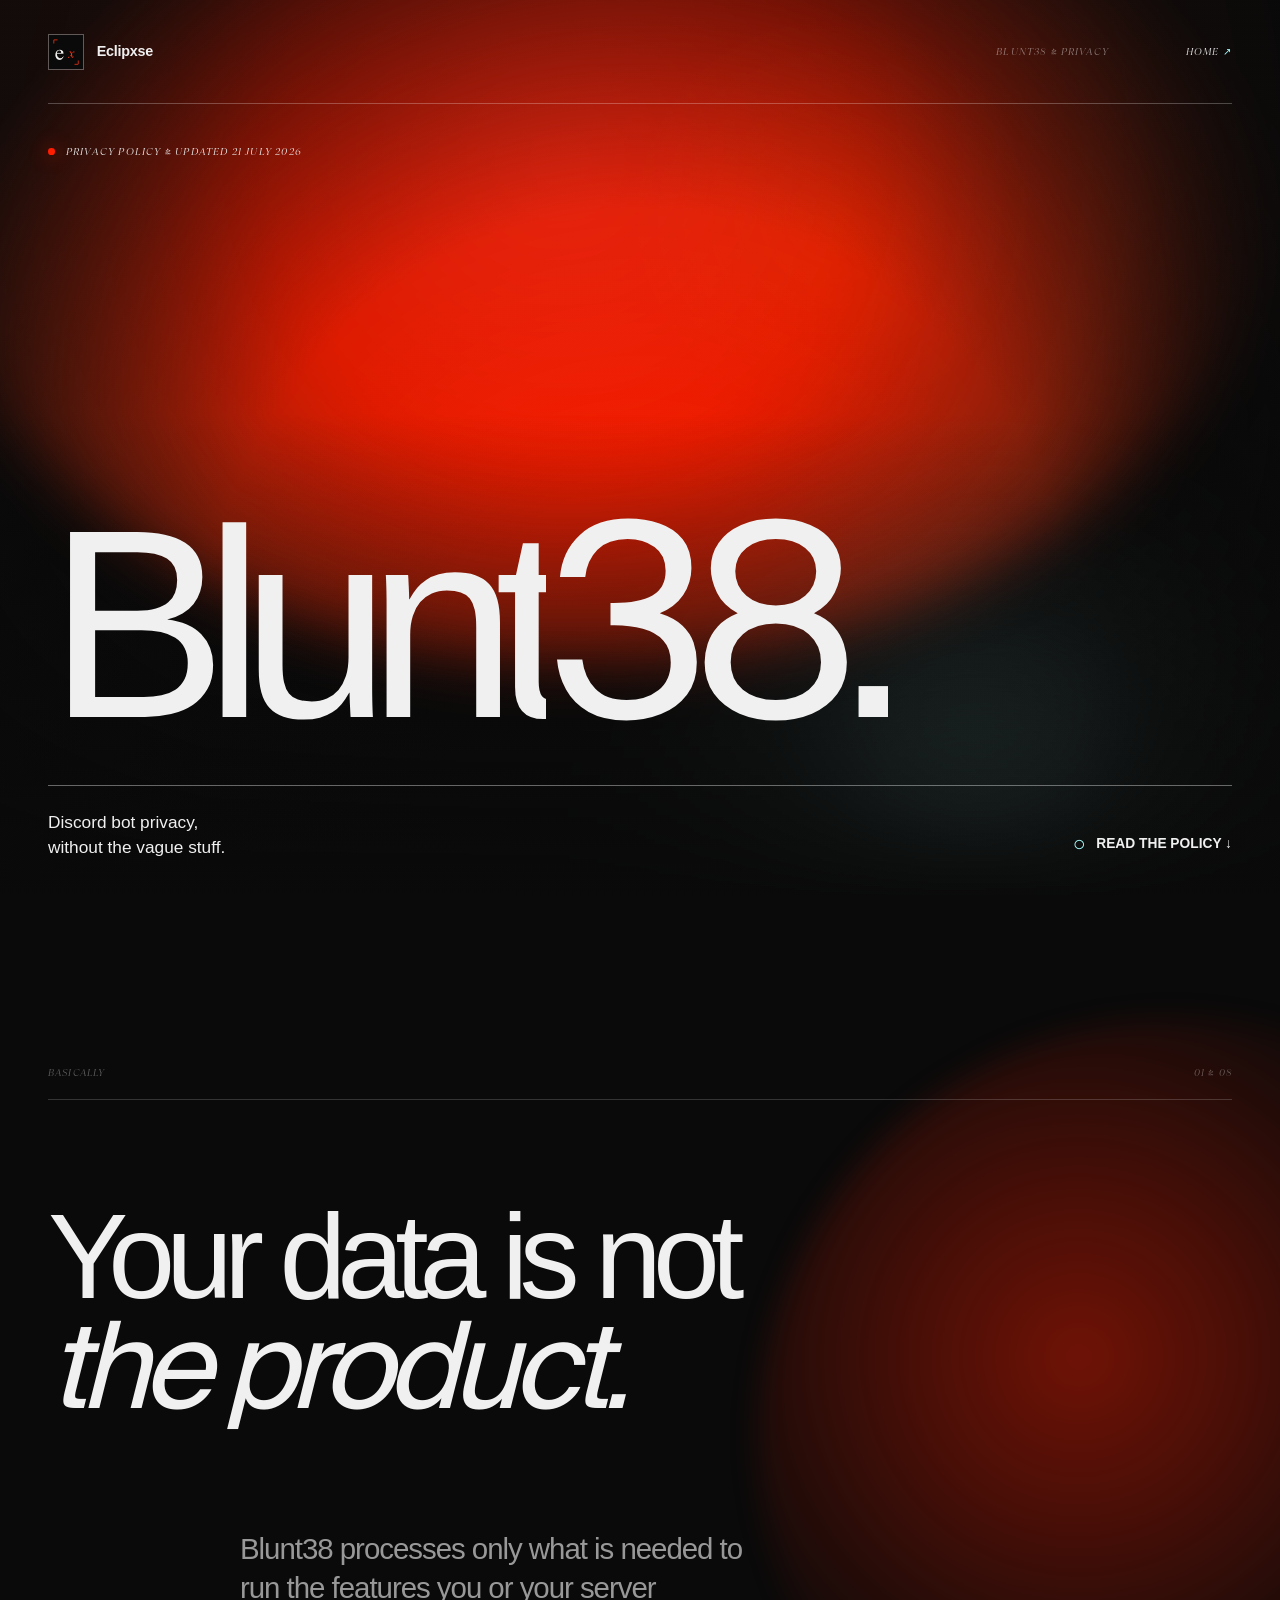
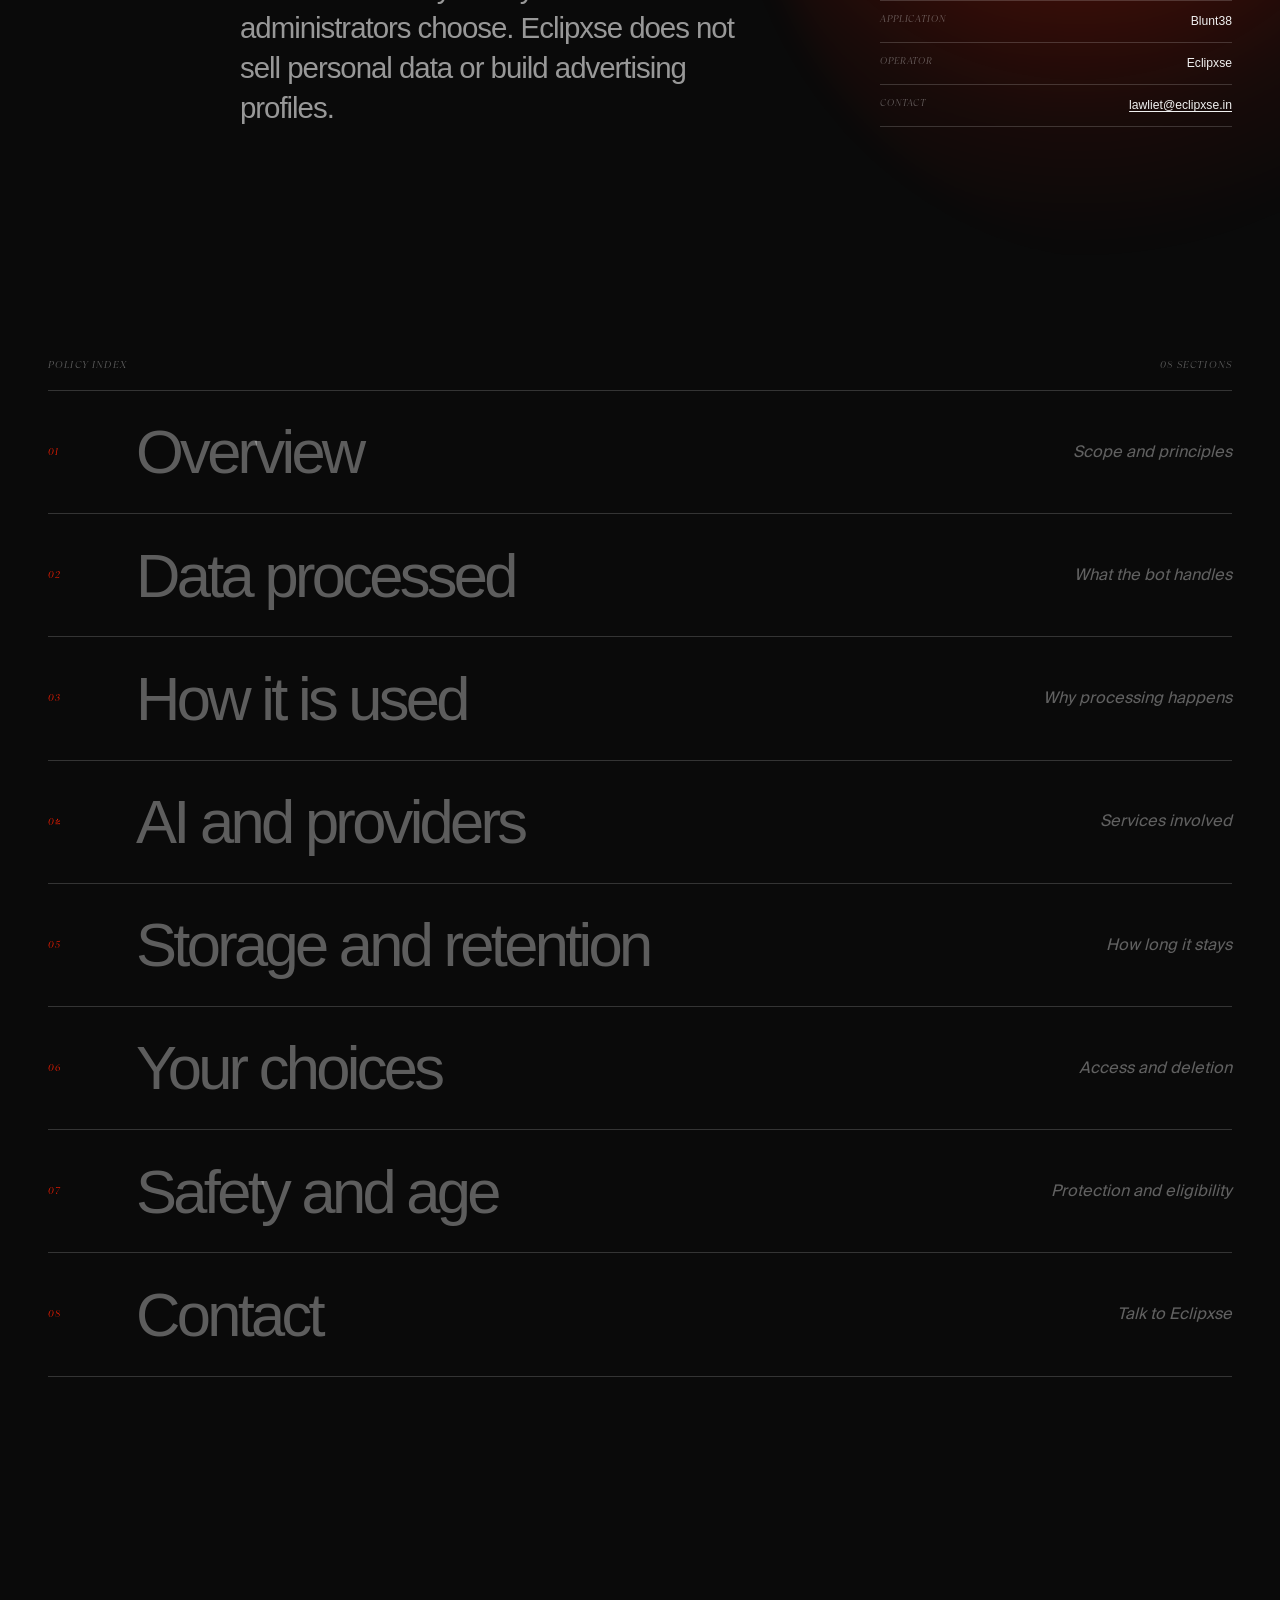
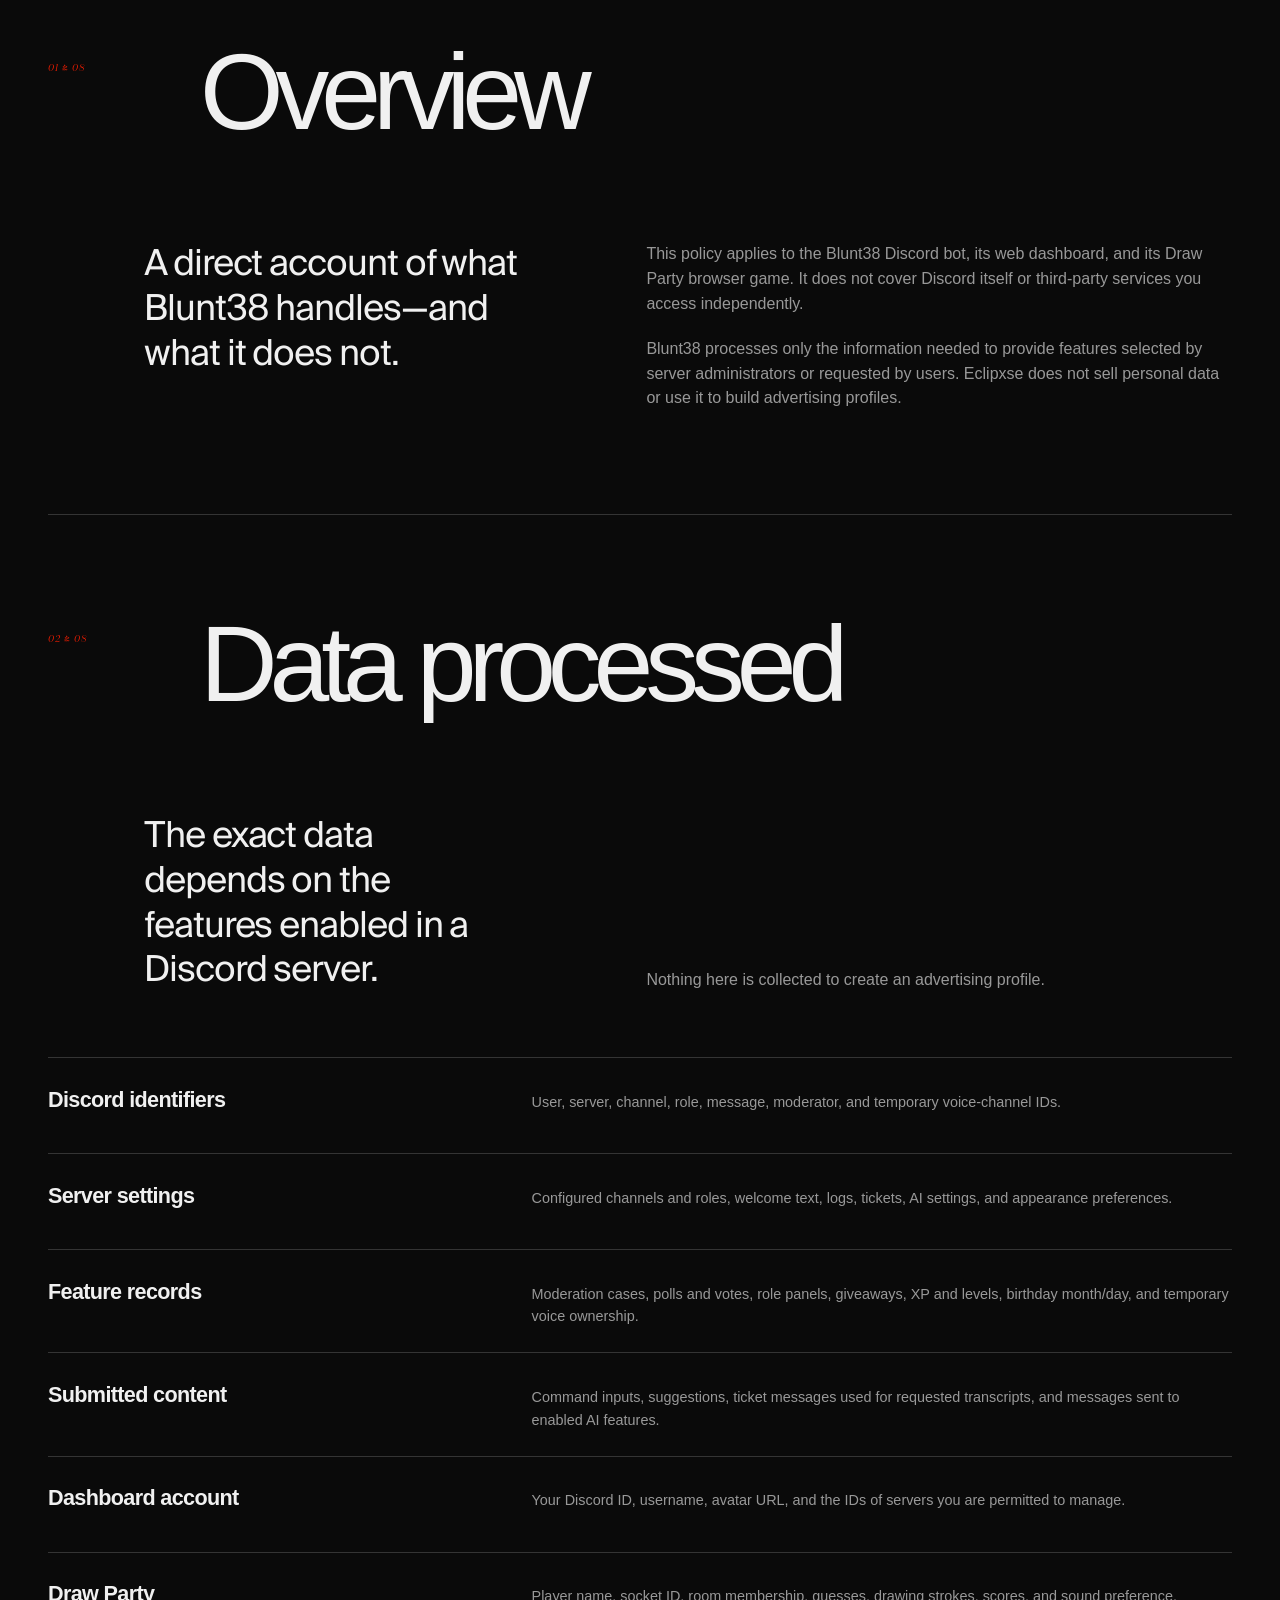
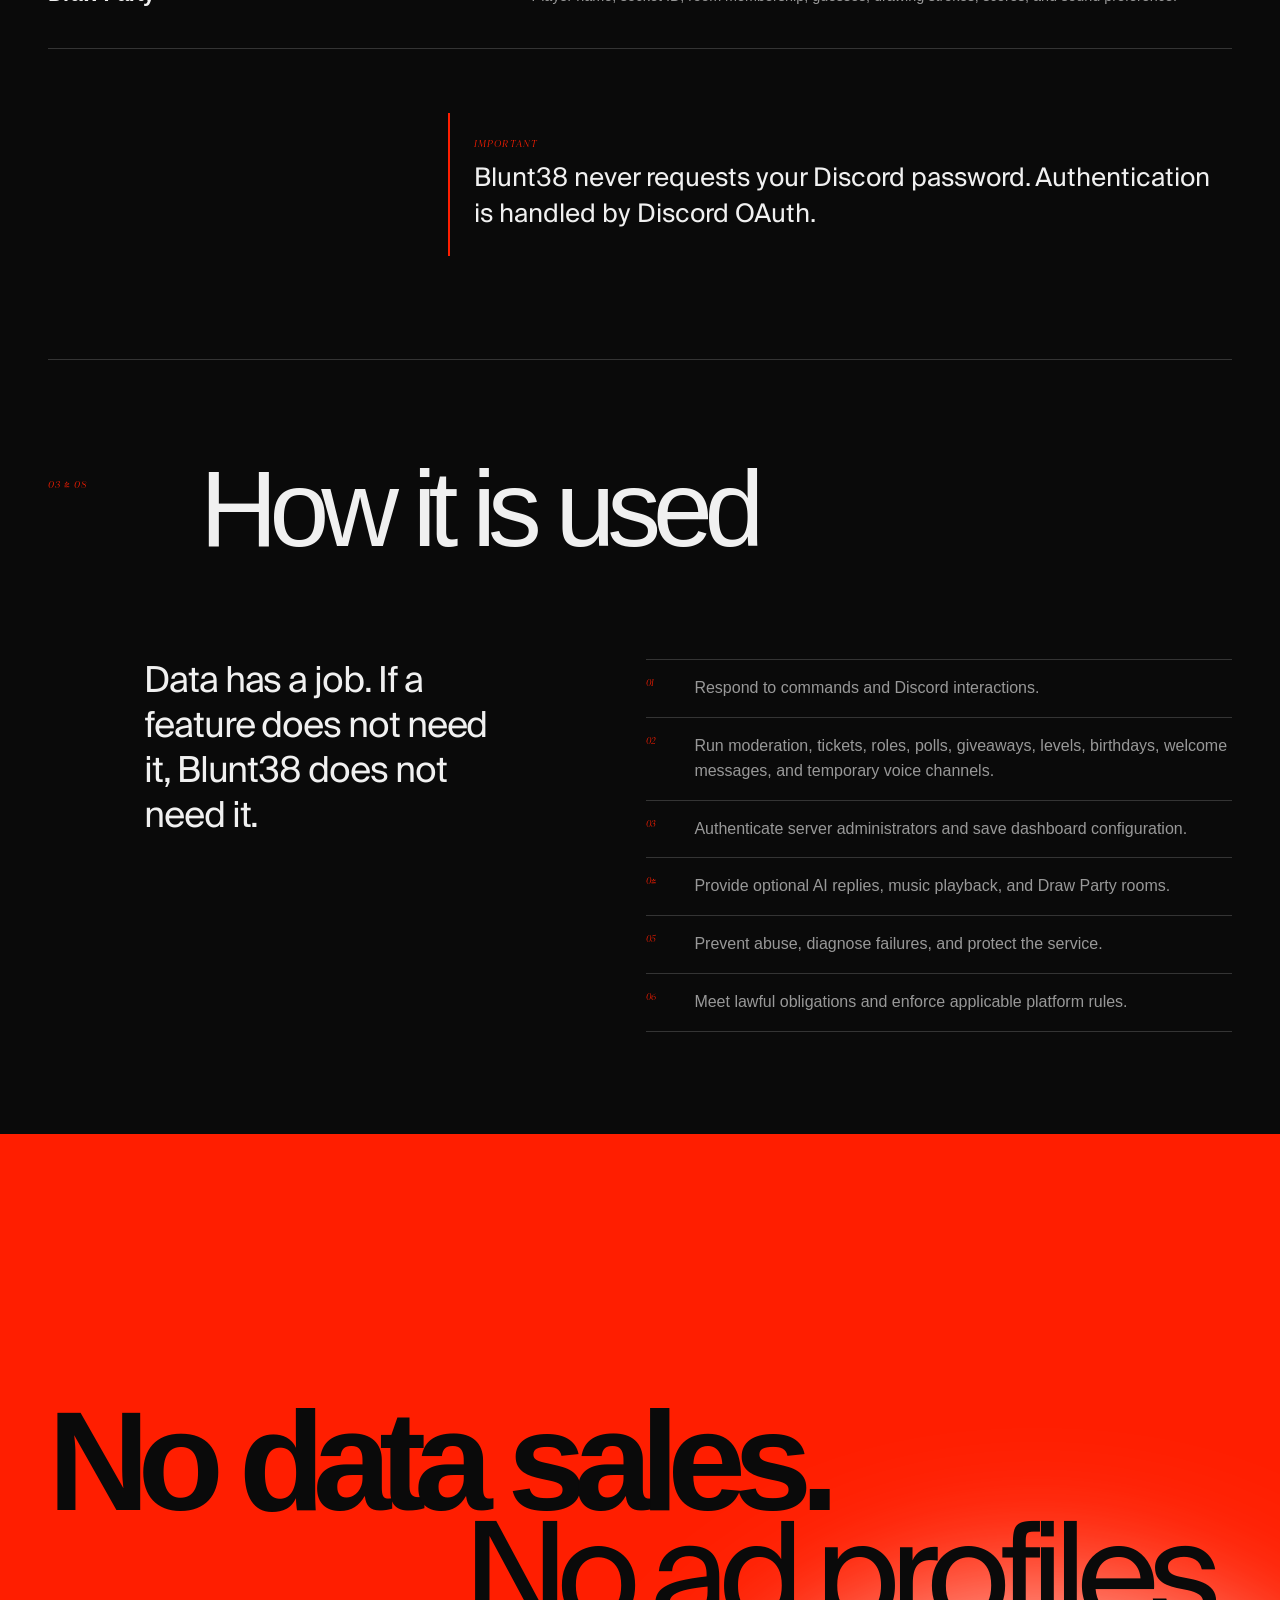
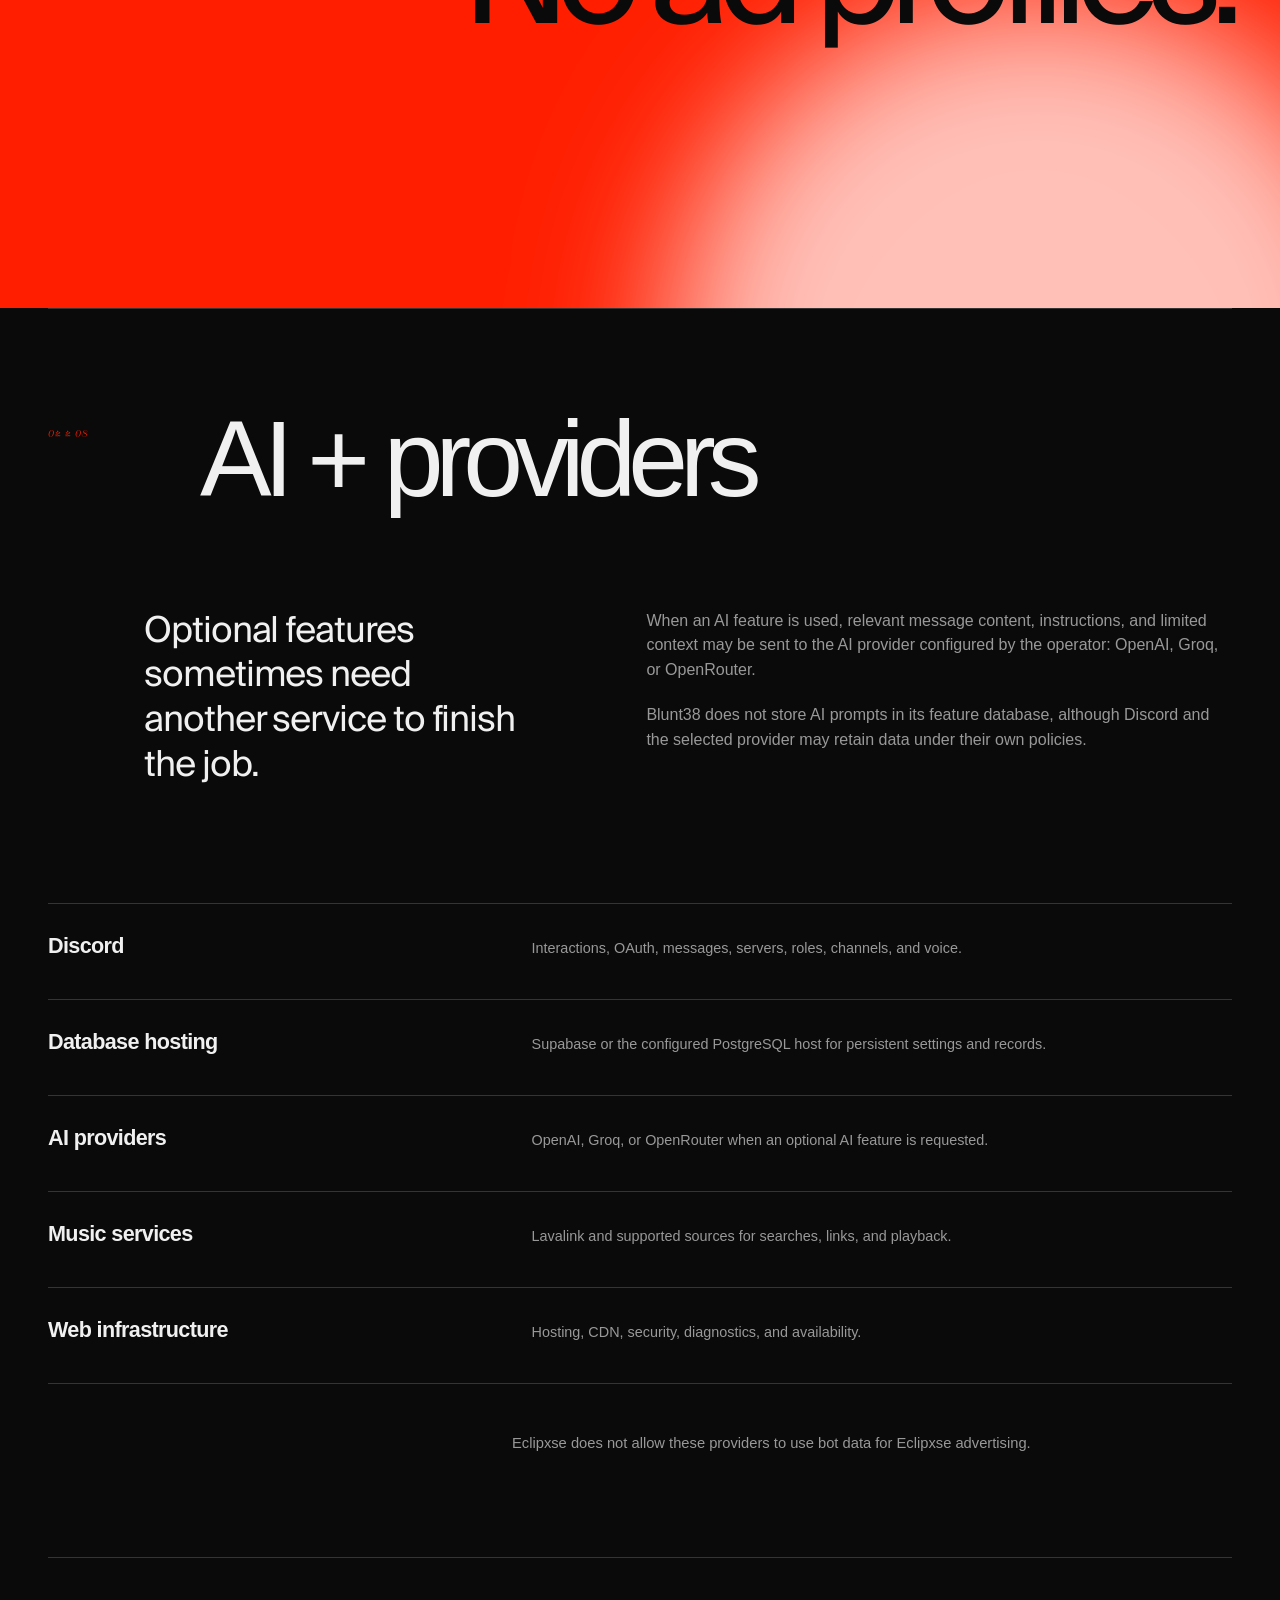
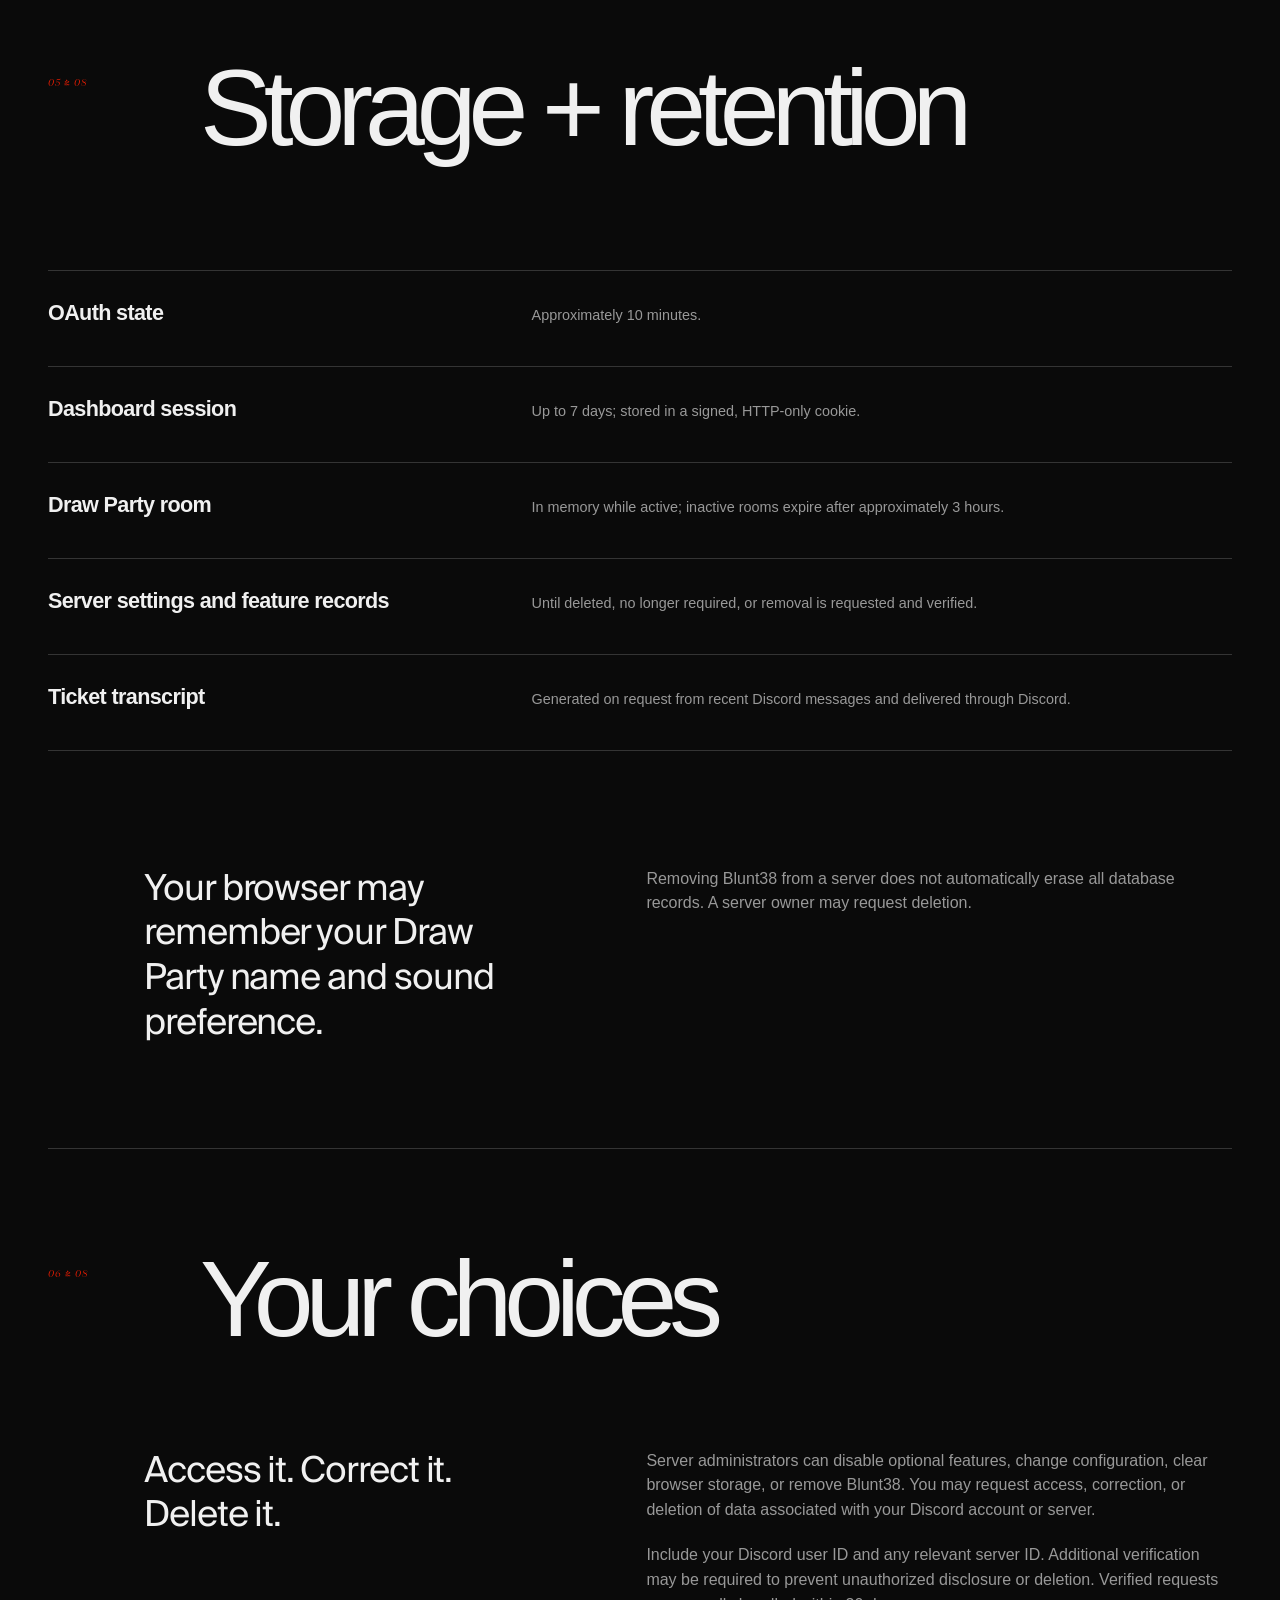
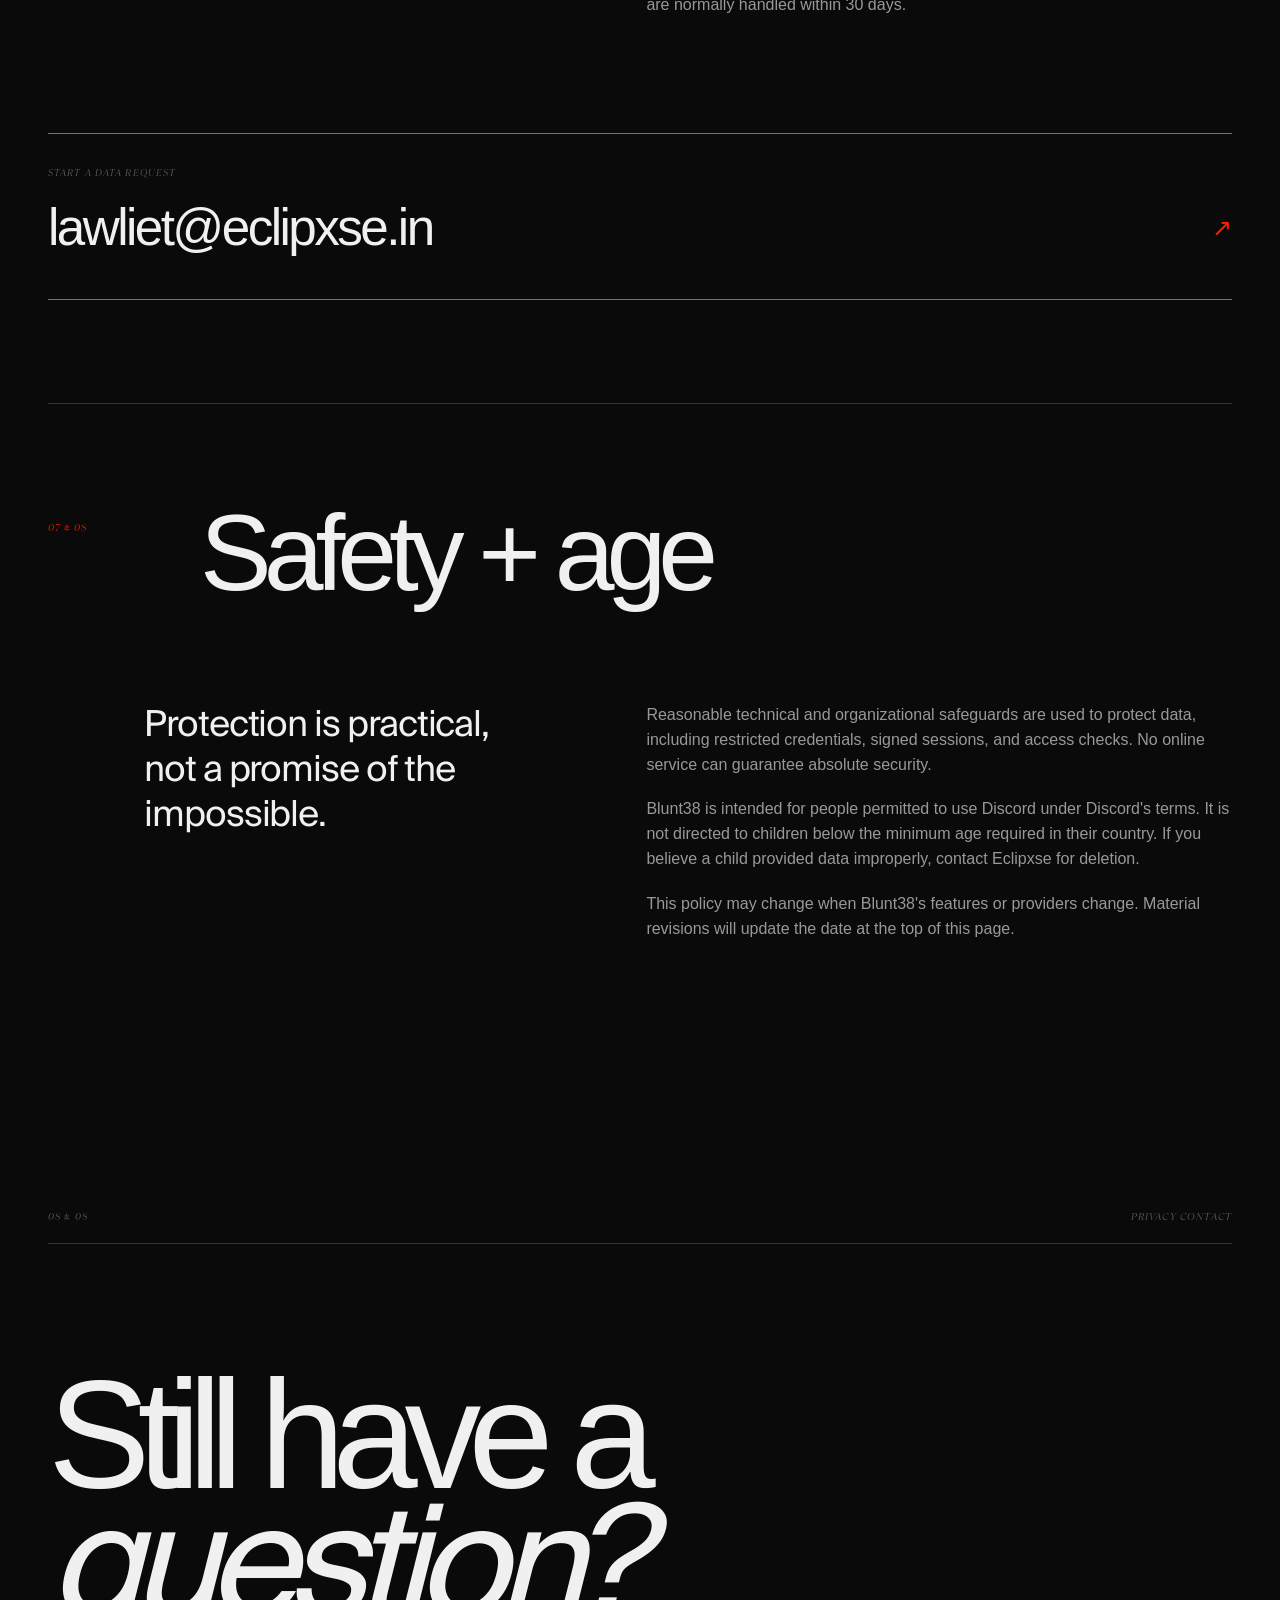
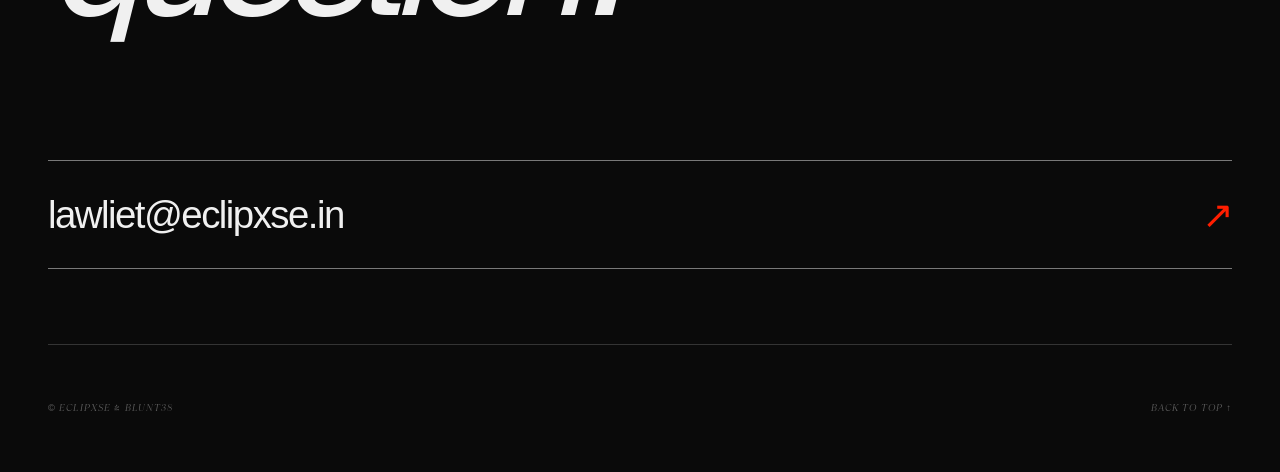
<file: privacy/index.html>
<!doctype html>
<html lang="en">
<head>
  <meta charset="utf-8">
  <meta name="viewport" content="width=device-width, initial-scale=1">

  <title>Blunt38 Privacy Policy</title>
  <meta name="description" content="Privacy Policy for Blunt38, a Discord bot operated by Eclipxse.">
  <meta name="robots" content="index,follow,max-image-preview:large">
  <meta name="author" content="Eclipxse">
  <meta name="theme-color" content="#0a0a0a">

  <meta property="og:type" content="website">
  <meta property="og:url" content="https://eclipxse.in/privacy/">
  <meta property="og:site_name" content="Eclipxse">
  <meta property="og:locale" content="en_US">
  <meta property="og:title" content="Blunt38 Privacy Policy">
  <meta property="og:description" content="How Blunt38 handles Discord application data.">
  <meta property="og:image" content="https://eclipxse.in/assets/images/brand/logo-social-editorial.jpg">
  <meta property="og:image:alt" content="Blunt38 privacy policy">
  <meta property="og:image:width" content="1200">
  <meta property="og:image:height" content="630">

  <meta name="twitter:card" content="summary_large_image">
  <meta name="twitter:title" content="Blunt38 Privacy Policy">
  <meta name="twitter:description" content="How Blunt38 handles Discord application data.">
  <meta name="twitter:image" content="https://eclipxse.in/assets/images/brand/logo-social-editorial.jpg">
  <meta name="twitter:image:alt" content="Blunt38 privacy policy">

  <link rel="canonical" href="https://eclipxse.in/privacy/">
  <link rel="icon" type="image/svg+xml" href="../assets/favicon/favicon.svg?v=4">
  <link rel="icon" href="../assets/favicon/favicon.ico?v=4" sizes="any">
  <link rel="icon" type="image/png" sizes="32x32" href="../assets/favicon/favicon-32x32.png?v=4">
  <link rel="apple-touch-icon" href="../assets/favicon/apple-touch-icon.png?v=4">
  <link rel="manifest" href="../assets/favicon/site.webmanifest?v=4">
  <link rel="preload" href="../assets/fonts/Breton.woff2" as="font" type="font/woff2" crossorigin>
  <link rel="preload" href="../assets/fonts/Machine.otf" as="font" type="font/otf" crossorigin>
  <link rel="stylesheet" href="../styles/privacy.css?v=20260722-r1">

  <script type="application/ld+json">
  {
    "@context": "https://schema.org",
    "@type": "WebPage",
    "@id": "https://eclipxse.in/privacy/#webpage",
    "url": "https://eclipxse.in/privacy/",
    "name": "Blunt38 Privacy Policy",
    "description": "Privacy Policy for the Blunt38 Discord bot.",
    "dateModified": "2026-07-21",
    "isPartOf": { "@id": "https://eclipxse.in/#website" },
    "inLanguage": "en"
  }
  </script>
</head>
<body>
  <a class="skip-link" href="#policy-document">Skip to policy</a>

  <div class="page-progress" aria-hidden="true"><span></span></div>

  <header class="site-nav">
    <a class="identity magnetic" href="../index.html" aria-label="Eclipxse home">
      <img src="../assets/images/brand/logo-square.jpg?v=4" alt="" width="36" height="36">
      <span>Eclipxse</span>
    </a>

    <div class="site-nav-right">
      <span>Blunt38 / Privacy</span>
      <a class="magnetic" href="../index.html">Home <span aria-hidden="true">↗</span></a>
    </div>
  </header>

  <main id="policy">
    <section class="policy-hero" aria-labelledby="policy-title">
      <div class="hero-field" aria-hidden="true">
        <span class="hero-red"></span>
        <span class="hero-cyan"></span>
        <span class="hero-shade"></span>
        <span class="hero-pointer"></span>
      </div>

      <div class="hero-copy">
        <p class="hero-kicker"><span></span> Privacy policy / Updated 21 July 2026</p>

        <h1 id="policy-title" aria-label="Blunt38">
          <span class="hero-word"><span class="hero-word-inner">Blunt</span></span>
          <span class="hero-word hero-word-serif"><span class="hero-word-inner">38.</span></span>
        </h1>

        <div class="hero-footer">
          <p>Discord bot privacy,<br>without the vague stuff.</p>
          <a class="hero-jump magnetic" href="#policy-overview">
            <span aria-hidden="true">○</span>
            Read the policy ↓
          </a>
        </div>
      </div>
    </section>

    <section class="policy-statement reveal" id="policy-overview" aria-labelledby="statement-title">
      <div class="statement-topline">
        <span>Basically</span>
        <span>01 / 08</span>
      </div>

      <h2 id="statement-title">
        Your data is not<br>
        <em>the product.</em>
      </h2>

      <div class="statement-details">
        <p>
          Blunt38 processes only what is needed to run the features you or your
          server administrators choose. Eclipxse does not sell personal data or
          build advertising profiles.
        </p>

        <dl>
          <div><dt>Application</dt><dd>Blunt38</dd></div>
          <div><dt>Operator</dt><dd>Eclipxse</dd></div>
          <div><dt>Contact</dt><dd><a href="mailto:lawliet@eclipxse.in">lawliet@eclipxse.in</a></dd></div>
        </dl>
      </div>
    </section>

    <nav class="policy-index reveal" aria-label="Policy contents">
      <div class="index-label"><span>Policy index</span><span>08 sections</span></div>
      <a href="#overview"><span>01</span><strong>Overview</strong><i>Scope and principles</i></a>
      <a href="#data"><span>02</span><strong>Data processed</strong><i>What the bot handles</i></a>
      <a href="#use"><span>03</span><strong>How it is used</strong><i>Why processing happens</i></a>
      <a href="#providers"><span>04</span><strong>AI and providers</strong><i>Services involved</i></a>
      <a href="#retention"><span>05</span><strong>Storage and retention</strong><i>How long it stays</i></a>
      <a href="#choices"><span>06</span><strong>Your choices</strong><i>Access and deletion</i></a>
      <a href="#safety"><span>07</span><strong>Safety and age</strong><i>Protection and eligibility</i></a>
      <a href="#contact"><span>08</span><strong>Contact</strong><i>Talk to Eclipxse</i></a>
    </nav>

    <article class="policy-document" id="policy-document">
      <section class="policy-section reveal" id="overview">
        <header class="section-heading">
          <span>01 / 08</span>
          <h2>Overview</h2>
        </header>

        <div class="section-layout">
          <p class="section-lead">A direct account of what Blunt38 handles—and what it does not.</p>
          <div class="section-copy">
            <p>
              This policy applies to the Blunt38 Discord bot, its web dashboard,
              and its Draw Party browser game. It does not cover Discord itself
              or third-party services you access independently.
            </p>
            <p>
              Blunt38 processes only the information needed to provide features
              selected by server administrators or requested by users. Eclipxse
              does not sell personal data or use it to build advertising profiles.
            </p>
          </div>
        </div>
      </section>

      <section class="policy-section reveal" id="data">
        <header class="section-heading">
          <span>02 / 08</span>
          <h2>Data processed</h2>
        </header>

        <div class="section-layout section-layout-intro">
          <p class="section-lead">The exact data depends on the features enabled in a Discord server.</p>
          <p class="section-copy">Nothing here is collected to create an advertising profile.</p>
        </div>

        <div class="policy-rows">
          <div><span>Discord identifiers</span><p>User, server, channel, role, message, moderator, and temporary voice-channel IDs.</p></div>
          <div><span>Server settings</span><p>Configured channels and roles, welcome text, logs, tickets, AI settings, and appearance preferences.</p></div>
          <div><span>Feature records</span><p>Moderation cases, polls and votes, role panels, giveaways, XP and levels, birthday month/day, and temporary voice ownership.</p></div>
          <div><span>Submitted content</span><p>Command inputs, suggestions, ticket messages used for requested transcripts, and messages sent to enabled AI features.</p></div>
          <div><span>Dashboard account</span><p>Your Discord ID, username, avatar URL, and the IDs of servers you are permitted to manage.</p></div>
          <div><span>Draw Party</span><p>Player name, socket ID, room membership, guesses, drawing strokes, scores, and sound preference.</p></div>
        </div>

        <p class="signal-note"><span>Important</span> Blunt38 never requests your Discord password. Authentication is handled by Discord OAuth.</p>
      </section>

      <section class="policy-section reveal" id="use">
        <header class="section-heading">
          <span>03 / 08</span>
          <h2>How it is used</h2>
        </header>

        <div class="section-layout">
          <p class="section-lead">Data has a job. If a feature does not need it, Blunt38 does not need it.</p>
          <ul class="use-list">
            <li><span>01</span>Respond to commands and Discord interactions.</li>
            <li><span>02</span>Run moderation, tickets, roles, polls, giveaways, levels, birthdays, welcome messages, and temporary voice channels.</li>
            <li><span>03</span>Authenticate server administrators and save dashboard configuration.</li>
            <li><span>04</span>Provide optional AI replies, music playback, and Draw Party rooms.</li>
            <li><span>05</span>Prevent abuse, diagnose failures, and protect the service.</li>
            <li><span>06</span>Meet lawful obligations and enforce applicable platform rules.</li>
          </ul>
        </div>
      </section>

      <section class="policy-break reveal" aria-label="Privacy promise">
        <p>No data sales.</p>
        <p>No ad profiles.</p>
      </section>

      <section class="policy-section reveal" id="providers">
        <header class="section-heading">
          <span>04 / 08</span>
          <h2>AI + providers</h2>
        </header>

        <div class="section-layout">
          <p class="section-lead">Optional features sometimes need another service to finish the job.</p>
          <div class="section-copy">
            <p>
              When an AI feature is used, relevant message content, instructions,
              and limited context may be sent to the AI provider configured by the
              operator: OpenAI, Groq, or OpenRouter.
            </p>
            <p>
              Blunt38 does not store AI prompts in its feature database, although
              Discord and the selected provider may retain data under their own policies.
            </p>
          </div>
        </div>

        <div class="policy-rows provider-rows">
          <div><span>Discord</span><p>Interactions, OAuth, messages, servers, roles, channels, and voice.</p></div>
          <div><span>Database hosting</span><p>Supabase or the configured PostgreSQL host for persistent settings and records.</p></div>
          <div><span>AI providers</span><p>OpenAI, Groq, or OpenRouter when an optional AI feature is requested.</p></div>
          <div><span>Music services</span><p>Lavalink and supported sources for searches, links, and playback.</p></div>
          <div><span>Web infrastructure</span><p>Hosting, CDN, security, diagnostics, and availability.</p></div>
        </div>

        <p class="section-tail">Eclipxse does not allow these providers to use bot data for Eclipxse advertising.</p>
      </section>

      <section class="policy-section reveal" id="retention">
        <header class="section-heading">
          <span>05 / 08</span>
          <h2>Storage + retention</h2>
        </header>

        <div class="policy-rows retention-rows">
          <div><span>OAuth state</span><p>Approximately 10 minutes.</p></div>
          <div><span>Dashboard session</span><p>Up to 7 days; stored in a signed, HTTP-only cookie.</p></div>
          <div><span>Draw Party room</span><p>In memory while active; inactive rooms expire after approximately 3 hours.</p></div>
          <div><span>Server settings and feature records</span><p>Until deleted, no longer required, or removal is requested and verified.</p></div>
          <div><span>Ticket transcript</span><p>Generated on request from recent Discord messages and delivered through Discord.</p></div>
        </div>

        <div class="section-layout section-layout-outro">
          <p class="section-lead">Your browser may remember your Draw Party name and sound preference.</p>
          <p class="section-copy">Removing Blunt38 from a server does not automatically erase all database records. A server owner may request deletion.</p>
        </div>
      </section>

      <section class="policy-section reveal" id="choices">
        <header class="section-heading">
          <span>06 / 08</span>
          <h2>Your choices</h2>
        </header>

        <div class="section-layout">
          <p class="section-lead">Access it. Correct it. Delete it.</p>
          <div class="section-copy">
            <p>
              Server administrators can disable optional features, change configuration,
              clear browser storage, or remove Blunt38. You may request access, correction,
              or deletion of data associated with your Discord account or server.
            </p>
            <p>
              Include your Discord user ID and any relevant server ID. Additional verification
              may be required to prevent unauthorized disclosure or deletion. Verified requests
              are normally handled within 30 days.
            </p>
          </div>
        </div>

        <a class="request-link magnetic" href="mailto:lawliet@eclipxse.in?subject=Blunt38%20Data%20Request">
          <span>Start a data request</span>
          <strong>lawliet@eclipxse.in</strong>
          <i aria-hidden="true">↗</i>
        </a>
      </section>

      <section class="policy-section reveal" id="safety">
        <header class="section-heading">
          <span>07 / 08</span>
          <h2>Safety + age</h2>
        </header>

        <div class="section-layout">
          <p class="section-lead">Protection is practical, not a promise of the impossible.</p>
          <div class="section-copy">
            <p>
              Reasonable technical and organizational safeguards are used to protect data,
              including restricted credentials, signed sessions, and access checks. No online
              service can guarantee absolute security.
            </p>
            <p>
              Blunt38 is intended for people permitted to use Discord under Discord's terms.
              It is not directed to children below the minimum age required in their country.
              If you believe a child provided data improperly, contact Eclipxse for deletion.
            </p>
            <p>
              This policy may change when Blunt38's features or providers change. Material
              revisions will update the date at the top of this page.
            </p>
          </div>
        </div>
      </section>

      <section class="contact-section reveal" id="contact">
        <div class="contact-meta"><span>08 / 08</span><span>Privacy contact</span></div>
        <p>Still have a<br><em>question?</em></p>
        <a class="contact-email magnetic" href="mailto:lawliet@eclipxse.in">lawliet@eclipxse.in <span aria-hidden="true">↗</span></a>
      </section>
    </article>
  </main>

  <footer>
    <span>© Eclipxse / Blunt38</span>
    <a class="magnetic" href="#policy">Back to top ↑</a>
  </footer>

  <script defer src="../js/vendor/gsap.min.js"></script>
  <script defer src="../js/vendor/lenis.min.js"></script>
  <script defer src="../js/privacy.js?v=20260722-r1"></script>
</body>
</html>
</file>
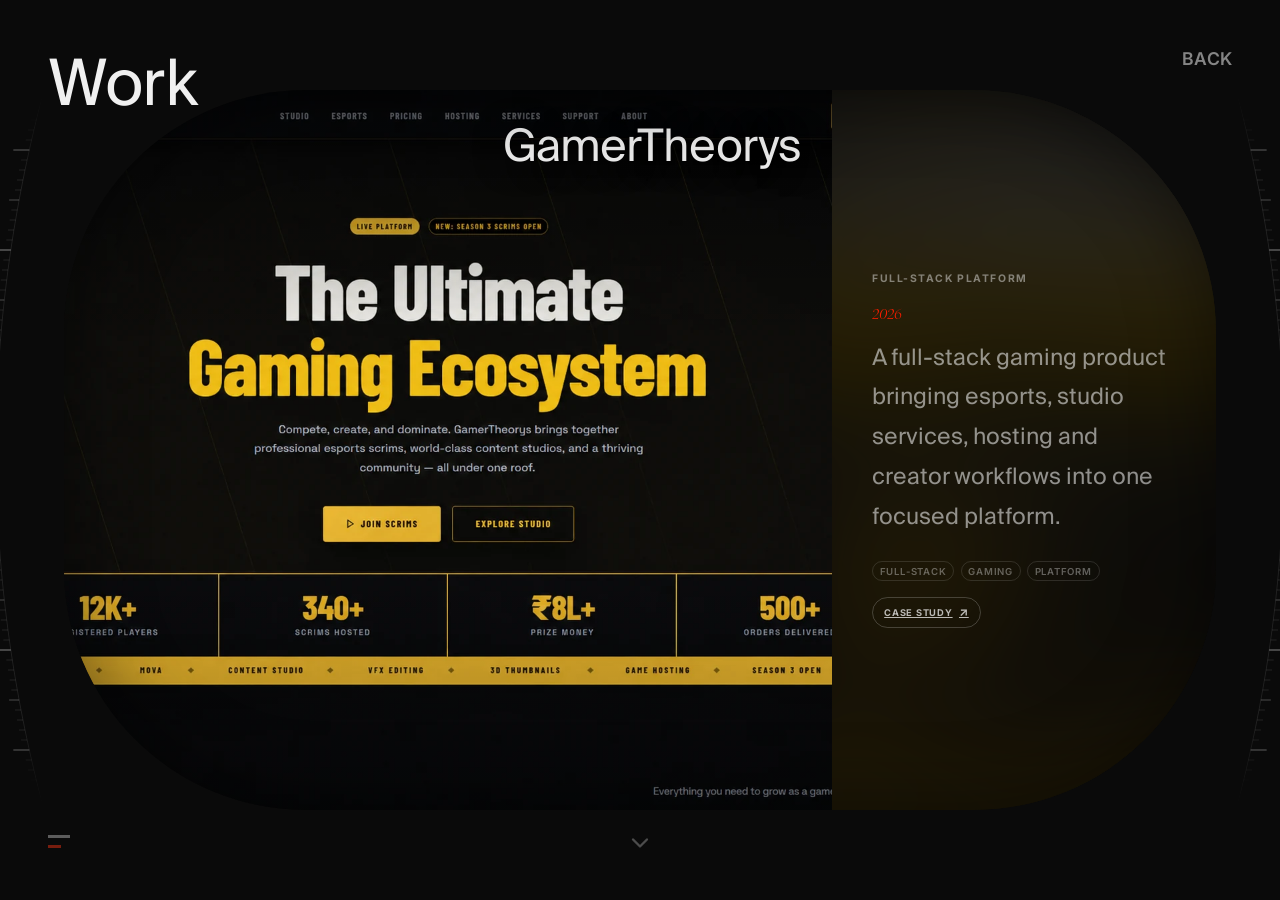
<file: works/index.html>
<!DOCTYPE html>
<html lang="en" data-i18n-title="works.title" data-i18n-description="works.description">
<head>
  <meta charset="UTF-8">
  <base href="">
  <meta name="viewport" content="width=device-width, initial-scale=1.0">
  <title>Work | Eclipxse Projects</title>
  <meta name="description" content="Eight Eclipxse case studies across full-stack platforms, Discord systems, native apps, Debian customization, game prototypes, and reverse-engineering research.">
  <meta name="robots" content="index,follow,max-image-preview:large">
  <meta property="og:type" content="website">
  <meta property="og:url" content="https://eclipxse.in/works/">
  <meta property="og:site_name" content="Eclipxse">
  <meta property="og:locale" content="en_US">
  <meta property="og:title" content="Work | Eclipxse Projects">
  <meta property="og:description" content="Eight detailed case studies across platforms, Discord systems, native apps, Debian customization, game prototypes, and reverse-engineering research.">
  <meta property="og:image" content="https://eclipxse.in/assets/images/brand/logo-social-editorial.jpg">
  <meta property="og:image:alt" content="Eclipxse editorial portfolio identity and selected projects">
  <meta property="og:image:width" content="1200">
  <meta property="og:image:height" content="630">
  <meta name="twitter:card" content="summary_large_image">
  <meta name="twitter:title" content="Work | Eclipxse Projects">
  <meta name="twitter:description" content="Eight detailed case studies across platforms, Discord systems, native apps, Debian customization, game prototypes, and reverse-engineering research.">
  <meta name="twitter:image" content="https://eclipxse.in/assets/images/brand/logo-social-editorial.jpg">
  <meta name="twitter:image:alt" content="Eclipxse editorial portfolio identity and selected projects">
  <meta name="author" content="Eclipxse">
  <meta name="theme-color" content="#0a0a0a">
  <link rel="icon" type="image/svg+xml" href="../assets/favicon/favicon.svg?v=4">
  <link rel="icon" type="image/x-icon" href="../assets/favicon/favicon.ico?v=4">
  <link rel="icon" type="image/png" sizes="32x32" href="../assets/favicon/favicon-32x32.png?v=4">
  <link rel="icon" type="image/png" sizes="16x16" href="../assets/favicon/favicon-16x16.png?v=4">
  <link rel="apple-touch-icon" sizes="180x180" href="../assets/favicon/apple-touch-icon.png?v=4">
  <link rel="manifest" href="../assets/favicon/site.webmanifest?v=4">
  <link rel="canonical" href="https://eclipxse.in/works/">
  <link rel="preconnect" href="https://fonts.googleapis.com">
  <link rel="preconnect" href="https://fonts.gstatic.com" crossorigin>

  <link rel="stylesheet" href="https://fonts.googleapis.com/css2?family=Inter:wght@400;600;700&display=swap">
  <link rel="preload" href="../assets/fonts/Breton.woff2" as="font" type="font/otf" crossorigin>
  <link rel="preload" href="../assets/fonts/Machine.otf" as="font" type="font/otf" crossorigin>
  <link rel="stylesheet" href="../styles/works.css?v=20260723-r2">
  <script type="application/ld+json">
  {
    "@context": "https://schema.org",
    "@type": "CollectionPage",
    "@id": "https://eclipxse.in/works/#webpage",
    "url": "https://eclipxse.in/works/",
    "name": "Work | Eclipxse Projects",
    "description": "Eight detailed Eclipxse case studies across full-stack platforms, Discord systems, native apps, Debian customization, game prototypes, and reverse-engineering research.",
    "isPartOf": { "@id": "https://eclipxse.in/#website" },
    "creator": { "@id": "https://eclipxse.in/#person" },
    "inLanguage": "en",
    "mainEntity": {
      "@type": "ItemList",
      "numberOfItems": 8,
      "itemListElement": [
        { "@type": "ListItem", "position": 1, "url": "https://eclipxse.in/works/gamertheorys/", "name": "GamerTheorys" },
        { "@type": "ListItem", "position": 2, "url": "https://eclipxse.in/works/eclipxse-in/", "name": "Eclipxse.in" },
        { "@type": "ListItem", "position": 3, "url": "https://eclipxse.in/works/lizziee/", "name": "Lizziee" },
        { "@type": "ListItem", "position": 4, "url": "https://eclipxse.in/works/godot-farming/", "name": "Godot Farming" },
        { "@type": "ListItem", "position": 5, "url": "https://eclipxse.in/works/blunt38/", "name": "blunt38" },
        { "@type": "ListItem", "position": 6, "url": "https://eclipxse.in/works/game-research/", "name": "Game RE Study" },
        { "@type": "ListItem", "position": 7, "url": "https://eclipxse.in/works/marishoku-os/", "name": "MARISHOKU/OS" },
        { "@type": "ListItem", "position": 8, "url": "https://eclipxse.in/works/eclipxse-beam/", "name": "Eclipxse Beam" }
      ]
    }
  }
  </script>
</head>
<body>

  <div class="intro-overlay" id="intro-overlay"></div>
  <div class="page-title" id="page-title">Work</div>
  <div class="work-signature" aria-hidden="true"><span class="brand-signal"></span></div>

  <h1 class="sr-only" data-i18n="works.h1">Selected Eclipxse projects with detailed case studies across web platforms, tools, Discord systems, native apps, games and technical research.</h1>

  <a class="back-btn" id="back-btn" href="../index.html" aria-label="Back to home">
    <span class="chr-hover" data-chr="Back"></span>
  </a>

  <div class="scroll-hint" id="scroll-hint">Scroll to explore</div>

  <div class="scroll-chevron" id="scroll-chevron">
    <svg viewBox="0 0 24 24"><polyline points="6 9 12 15 18 9"/></svg>
  </div>

  <canvas class="ruler" id="ruler-left"></canvas>
  <canvas class="ruler" id="ruler-right"></canvas>
  <div class="counter-wrap" id="counter-wrap">
    <div class="counter-window">
      <div class="counter-strip" id="counter-strip"></div>
    </div>
  </div>

  <div class="cube-viewport" id="cube-viewport">
    <div class="cube-scene">
      <div class="cube" id="cube">
        <div class="cube-face" data-face="0"></div>
        <div class="cube-face" data-face="1"></div>
        <div class="cube-face" data-face="2"></div>
        <div class="cube-face" data-face="3"></div>
      </div>
    </div>
  </div>

  <script defer src="../js/i18n.js?v=20260723-r3"></script>
  <script defer src="../js/vendor/gsap.min.js"></script>
  <script defer src="../js/works.js?v=20260723-r2"></script>
</body>
</html>
</file>
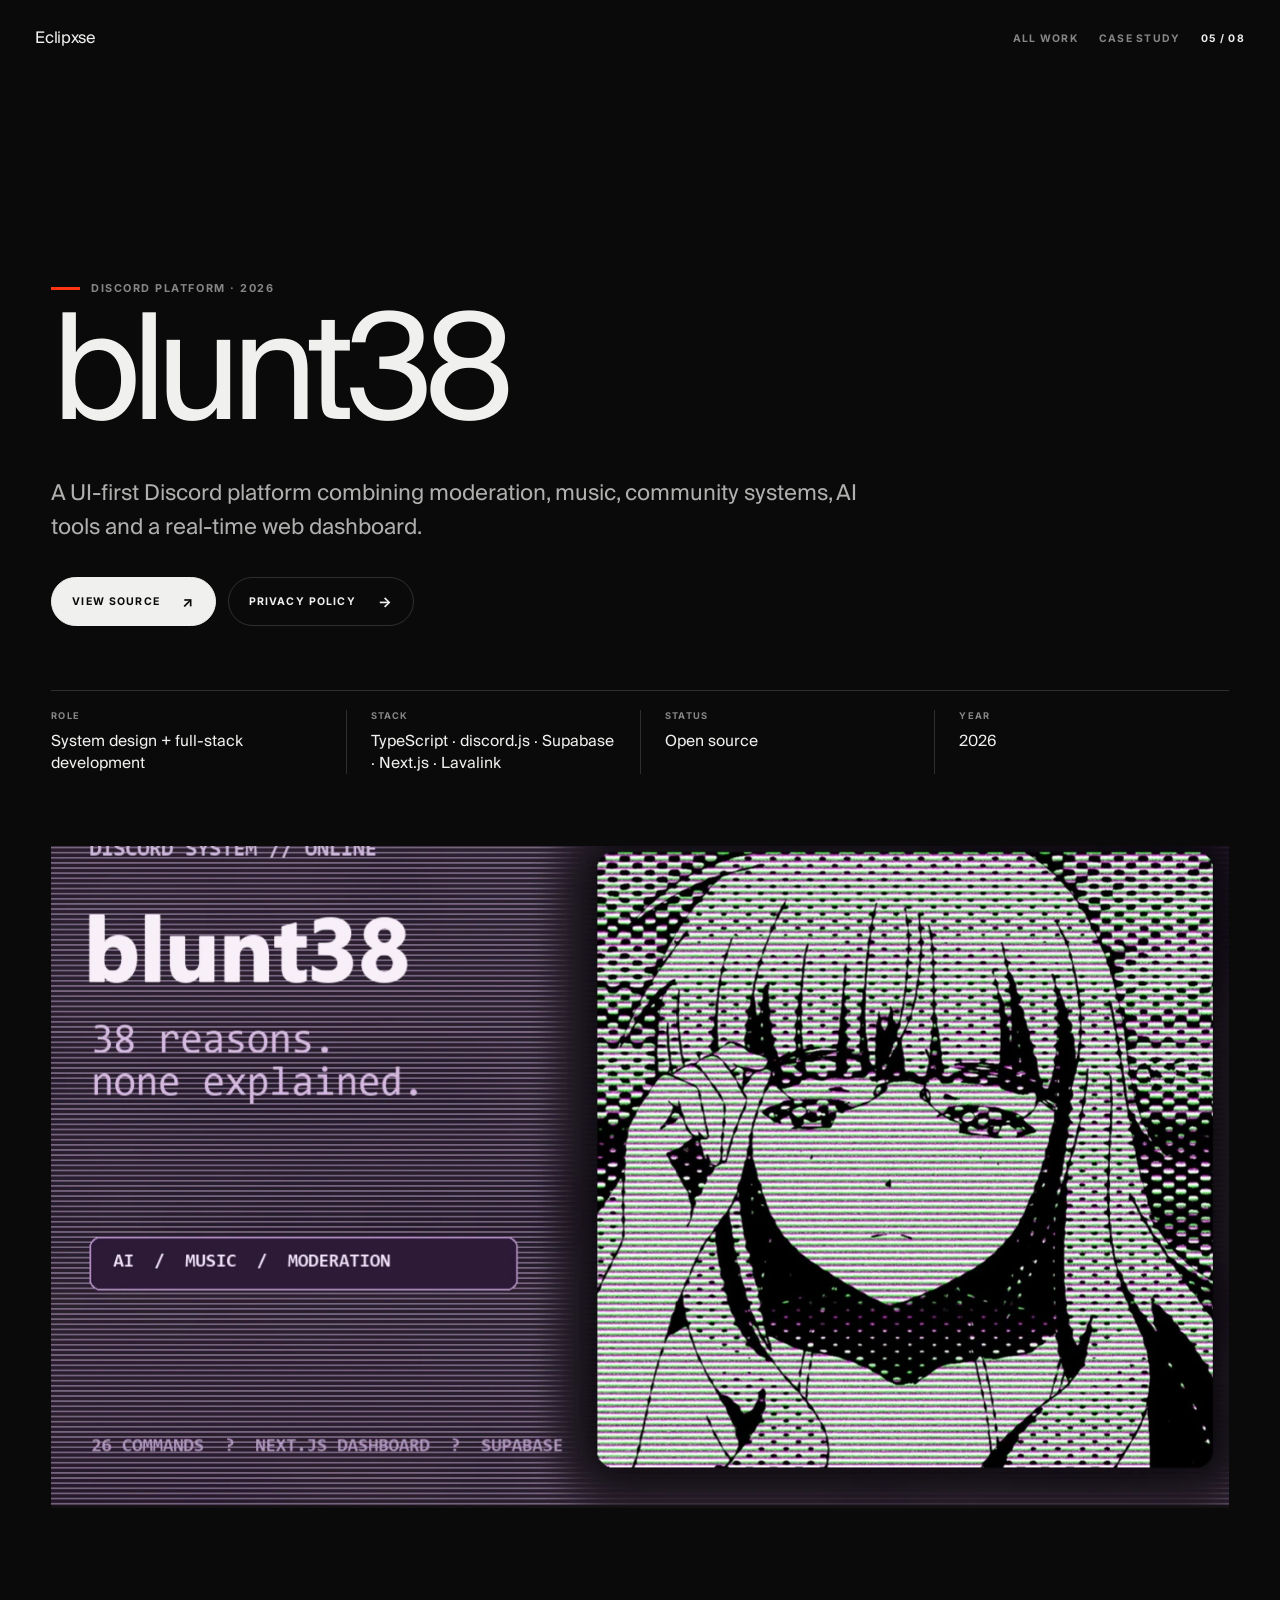
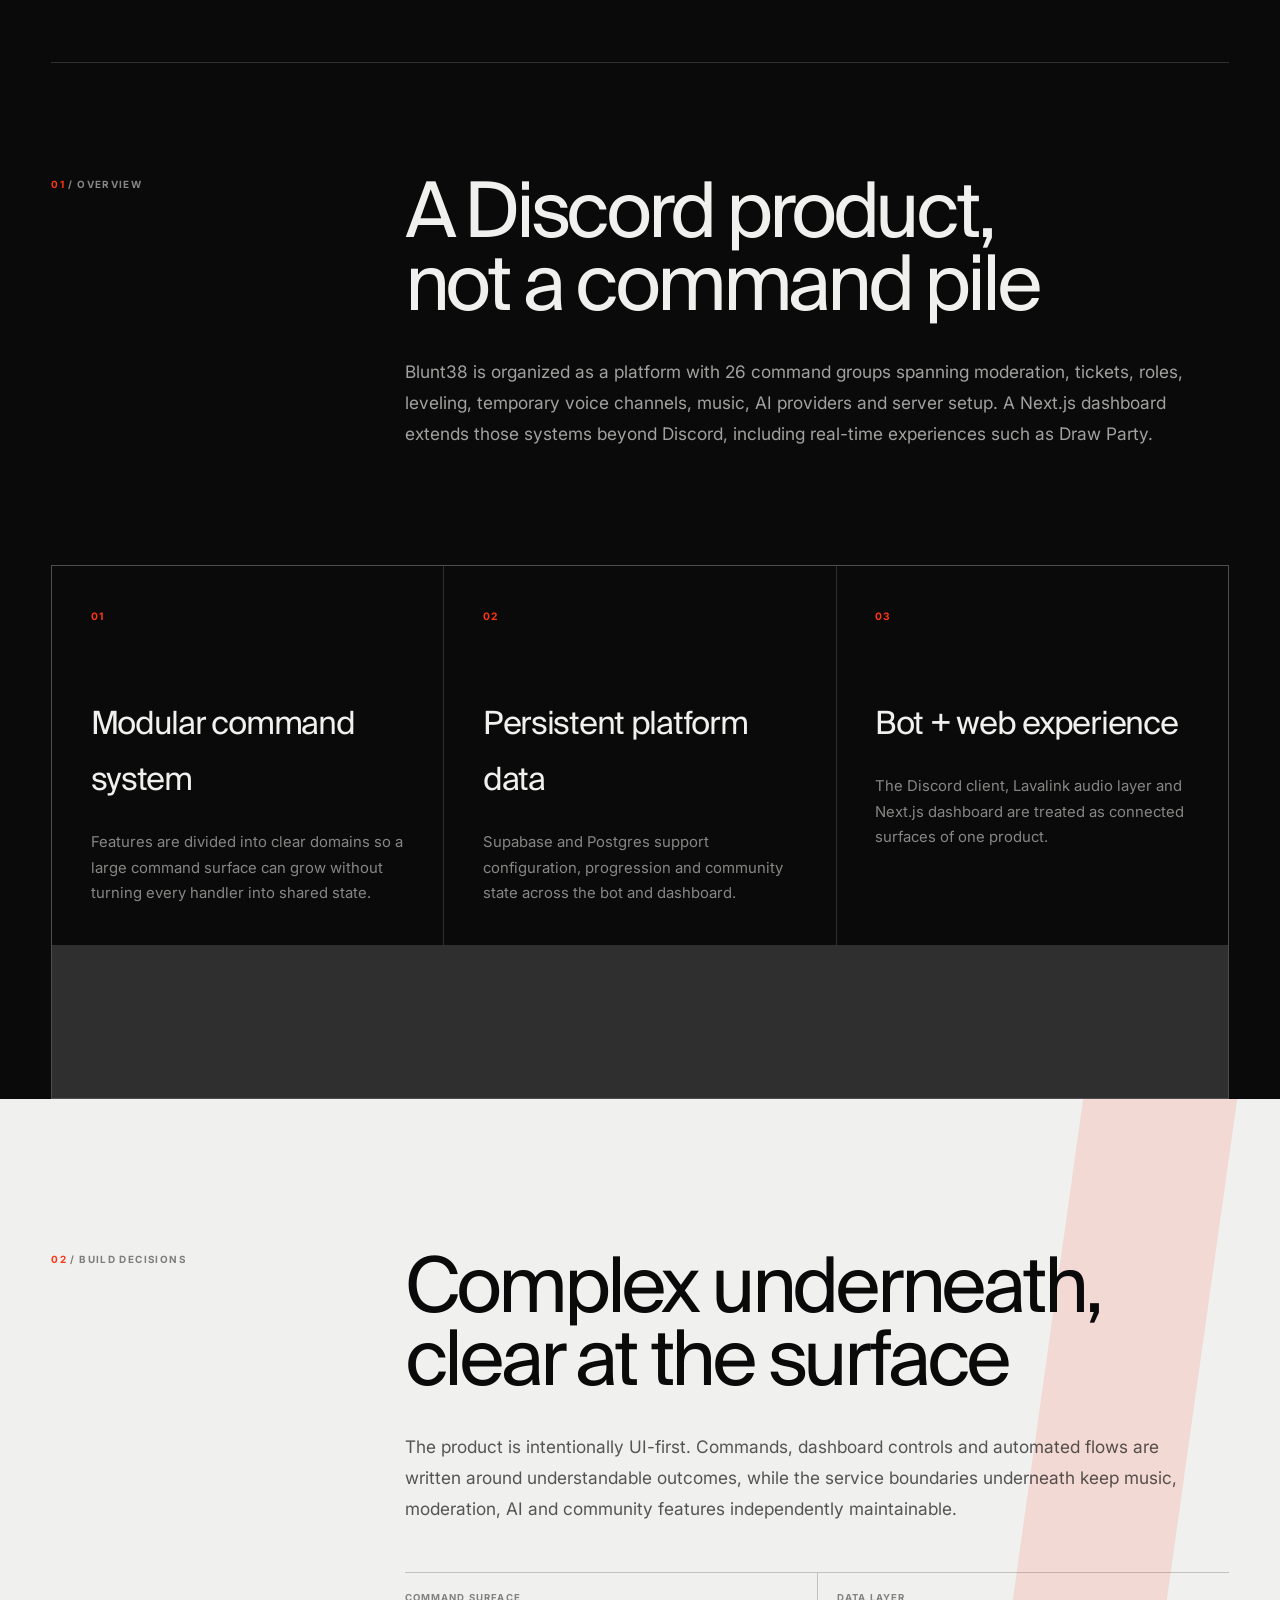
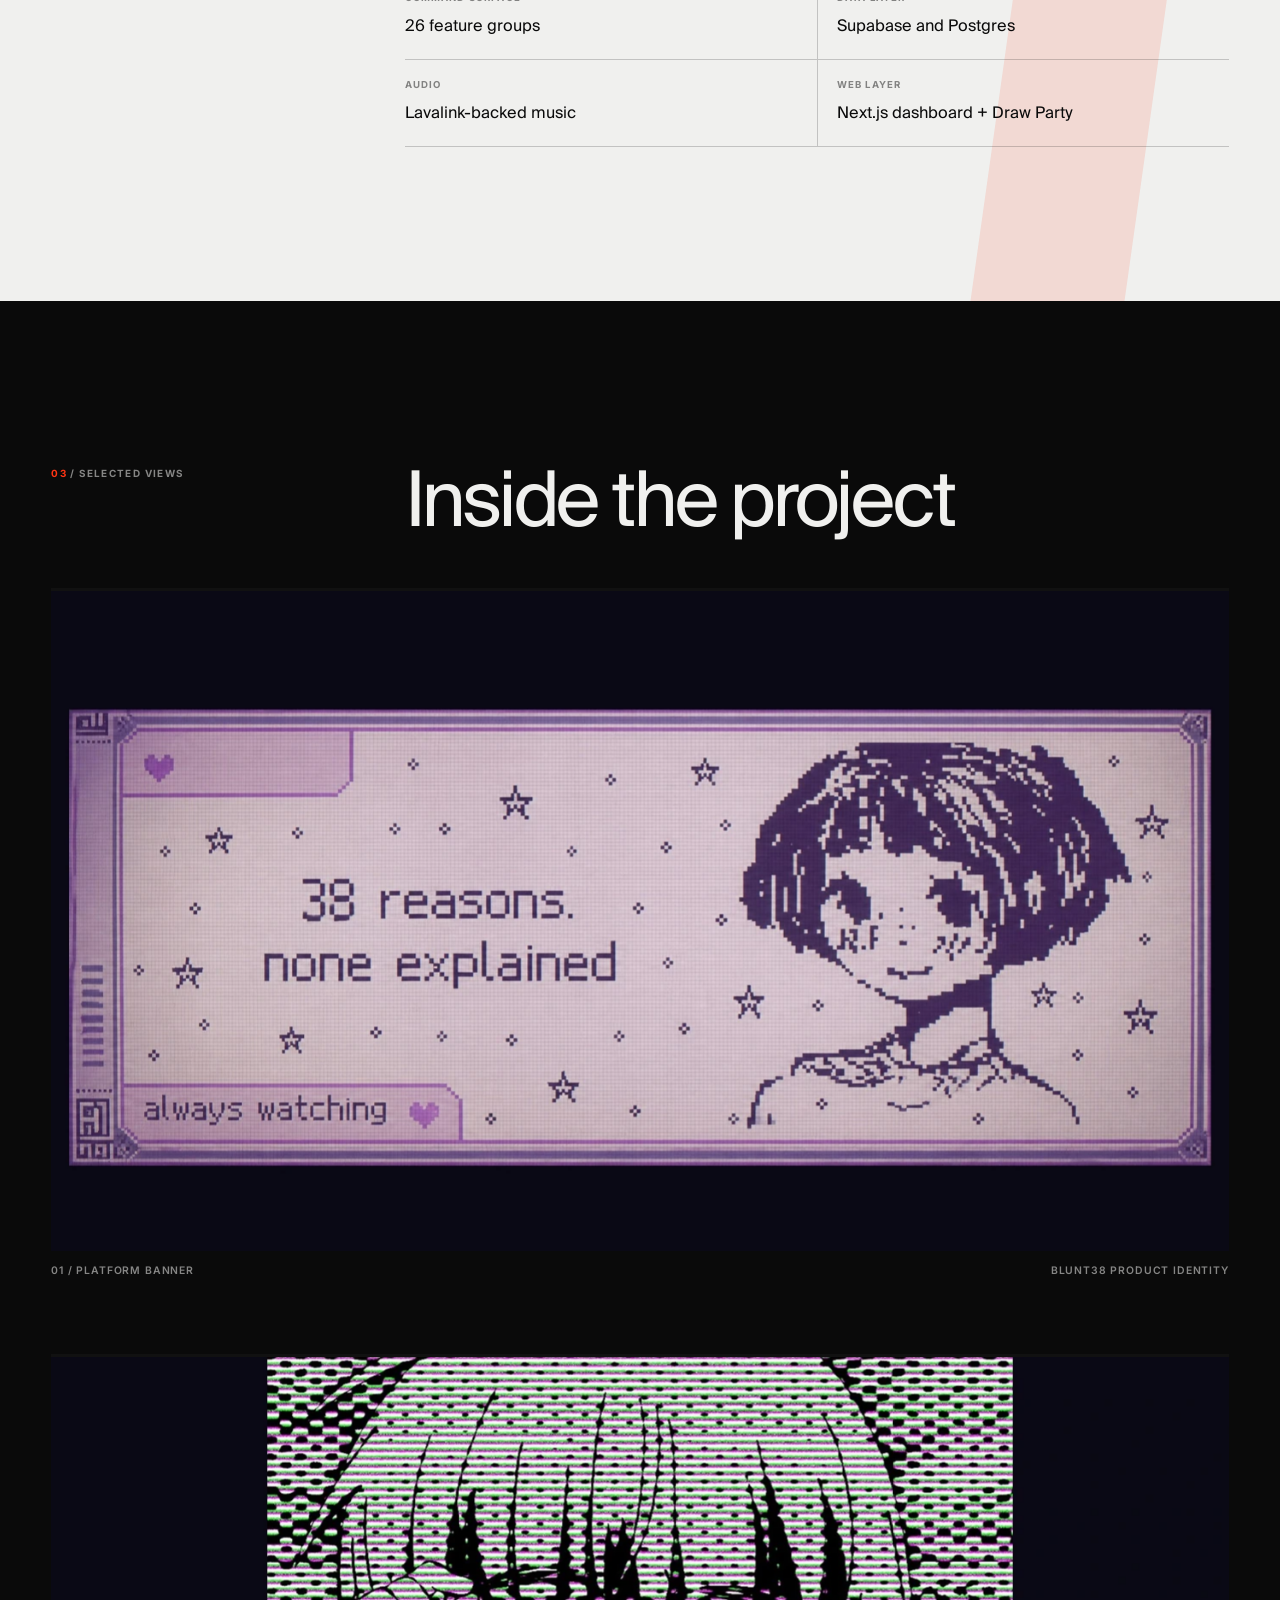
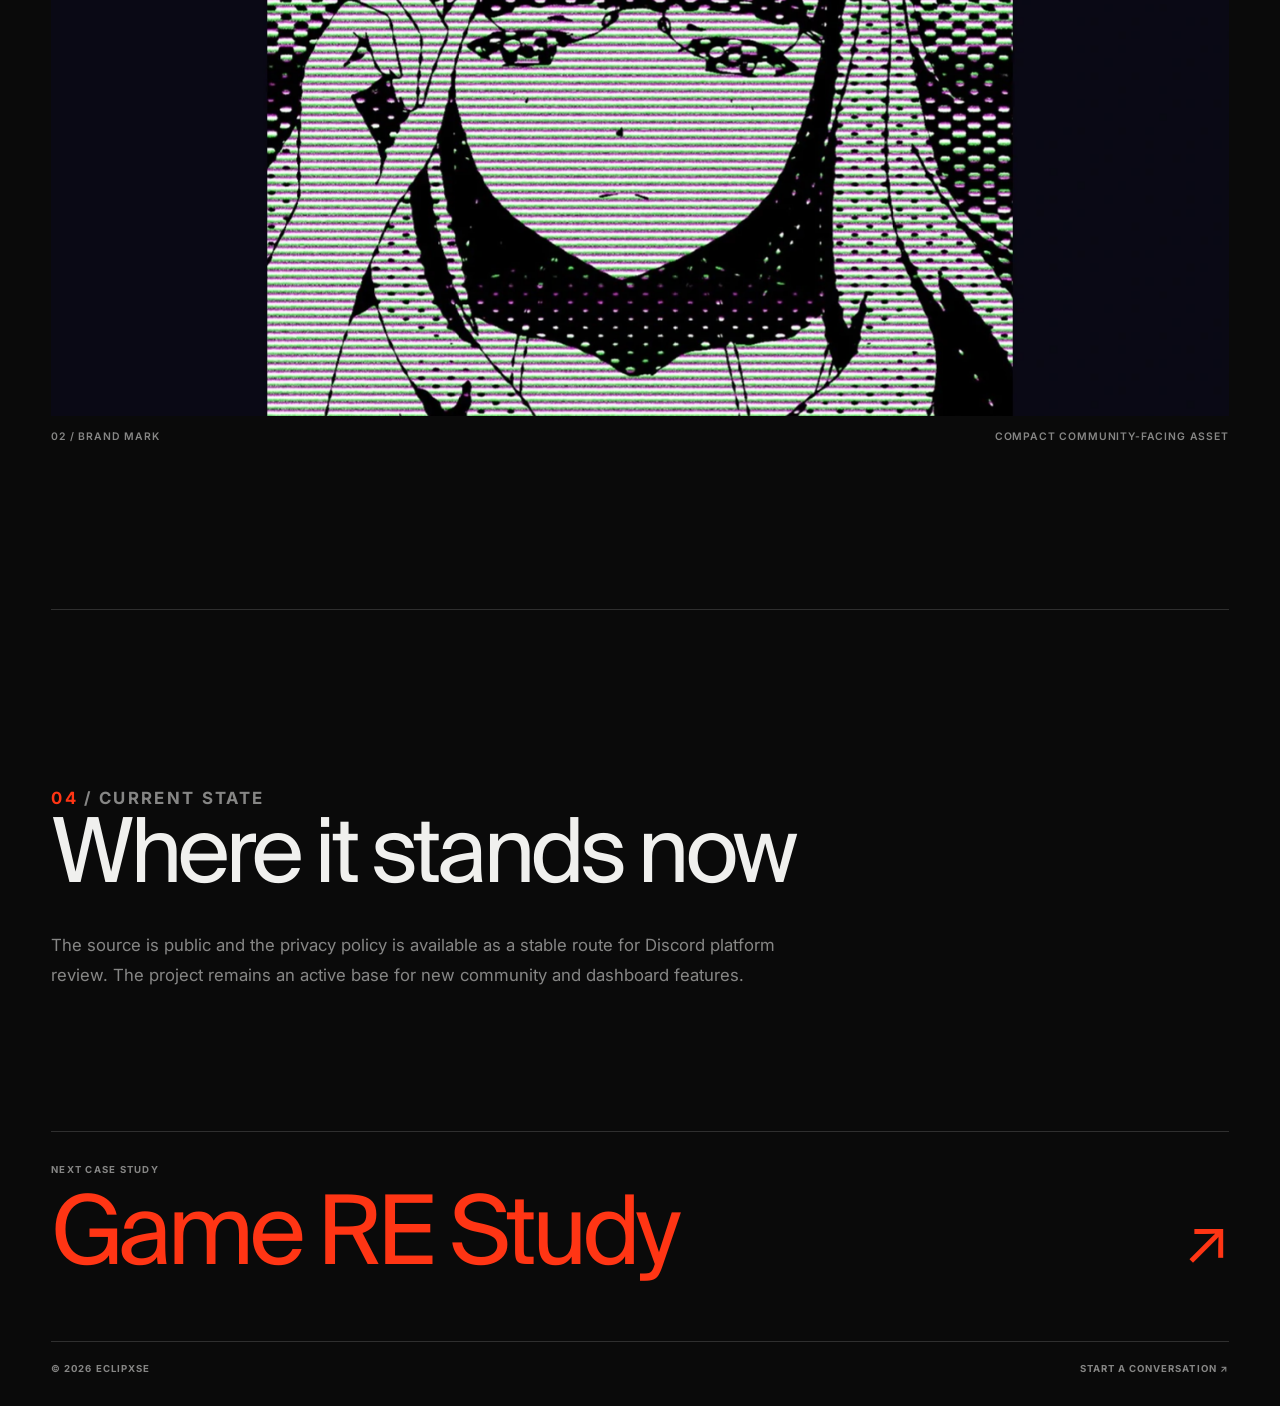
<file: works/blunt38/index.html>
<!doctype html>
<html lang="en">
<head>
  <meta charset="utf-8">
  <meta name="viewport" content="width=device-width, initial-scale=1">
  <title>blunt38 — Case study · Eclipxse</title>
  <meta name="description" content="A UI-first Discord platform combining moderation, music, community systems, AI tools and a real-time web dashboard.">
  <meta name="theme-color" content="#0a0a0a">
  <link rel="canonical" href="https://eclipxse.in/works/blunt38/">
  <meta property="og:type" content="article">
  <meta property="og:site_name" content="Eclipxse">
  <meta property="og:title" content="blunt38 — Case study">
  <meta property="og:description" content="A UI-first Discord platform combining moderation, music, community systems, AI tools and a real-time web dashboard.">
  <meta property="og:url" content="https://eclipxse.in/works/blunt38/">
  <meta property="og:image" content="https://eclipxse.in/assets/images/social/blunt38.jpg">
  <meta property="og:image:width" content="1200">
  <meta property="og:image:height" content="630">
  <meta property="og:image:alt" content="blunt38 project preview">
  <meta name="twitter:card" content="summary_large_image">
  <meta name="twitter:title" content="blunt38 — Case study">
  <meta name="twitter:description" content="A UI-first Discord platform combining moderation, music, community systems, AI tools and a real-time web dashboard.">
  <meta name="twitter:image" content="https://eclipxse.in/assets/images/social/blunt38.jpg">
  <meta name="twitter:image:alt" content="blunt38 project preview">
  <link rel="icon" href="/assets/favicon/favicon.svg?v=4" type="image/svg+xml">
  <link rel="icon" href="/assets/favicon/favicon.ico?v=4" sizes="any">
  <link rel="apple-touch-icon" href="/assets/favicon/apple-touch-icon.png?v=4">
  <link rel="preconnect" href="https://fonts.googleapis.com">
  <link rel="preconnect" href="https://fonts.gstatic.com" crossorigin>
  <link href="https://fonts.googleapis.com/css2?family=Inter:wght@400;600;700&display=swap" rel="stylesheet">
  <link rel="stylesheet" href="/styles/case-study.css?v=20260723-r3">
  <script type="application/ld+json">{"@context":"https://schema.org","@type":"CreativeWork","name":"blunt38","url":"https://eclipxse.in/works/blunt38/","image":"https://eclipxse.in/assets/images/social/blunt38.jpg","description":"A UI-first Discord platform combining moderation, music, community systems, AI tools and a real-time web dashboard.","creator":{"@type":"Person","name":"Eclipxse","url":"https://eclipxse.in/"},"dateCreated":"2026"}</script>
</head>
<body class="project-blunt38">
  <div class="scroll-progress" id="scroll-progress" aria-hidden="true"></div>
  <header class="case-header" id="case-header">
    <a class="case-brand" href="/" aria-label="Eclipxse home">Eclipxse</a>
    <nav class="case-nav" aria-label="Case study navigation">
      <a href="/works/">All work</a>
      <span>Case study</span>
      <span class="case-count">05 / 08</span>
    </nav>
  </header>

  <main>
    <section class="case-hero" aria-labelledby="case-title">
      <p class="case-kicker"><i aria-hidden="true"></i>Discord platform · 2026</p>
      <h1 class="case-title" id="case-title">blunt38</h1>
      <p class="case-lead">A UI-first Discord platform combining moderation, music, community systems, AI tools and a real-time web dashboard.</p>
      <div class="case-actions">
        <a class="case-action" href="https://github.com/Eclipxse/Blunt38" target="_blank" rel="noopener noreferrer">View source <span>↗</span></a>
          <a class="case-action" href="/privacy/">Privacy policy <span>→</span></a>
      </div>
      <dl class="case-facts">
        <div class="case-fact"><dt>Role</dt><dd>System design + full-stack development</dd></div>
        <div class="case-fact"><dt>Stack</dt><dd>TypeScript · discord.js · Supabase · Next.js · Lavalink</dd></div>
        <div class="case-fact"><dt>Status</dt><dd>Open source</dd></div>
        <div class="case-fact"><dt>Year</dt><dd>2026</dd></div>
      </dl>
    </section>

    <figure class="case-hero-media">
      <img src="/assets/images/projects/EclipxseCovers/blunt38.webp" alt="Blunt38 Discord platform identity"
        width="1600" height="900" fetchpriority="high" decoding="async" data-parallax>
    </figure>

    <div class="case-content" id="project-story">
      <section class="case-section reveal">
        <p class="section-index"><span>01</span> / Overview</p>
        <div class="section-copy">
          <h2>A Discord product, not a command pile</h2>
          <p>Blunt38 is organized as a platform with 26 command groups spanning moderation, tickets, roles, leveling, temporary voice channels, music, AI providers and server setup. A Next.js dashboard extends those systems beyond Discord, including real-time experiences such as Draw Party.</p>
        </div>
      </section>

      <div class="focus-grid">
      <article class="focus-card reveal">
        <span>01</span>
        <h3>Modular command system</h3>
        <p>Features are divided into clear domains so a large command surface can grow without turning every handler into shared state.</p>
      </article>
      <article class="focus-card reveal">
        <span>02</span>
        <h3>Persistent platform data</h3>
        <p>Supabase and Postgres support configuration, progression and community state across the bot and dashboard.</p>
      </article>
      <article class="focus-card reveal">
        <span>03</span>
        <h3>Bot + web experience</h3>
        <p>The Discord client, Lavalink audio layer and Next.js dashboard are treated as connected surfaces of one product.</p>
      </article>
      </div>

      <section class="light-section">
        <div class="light-inner reveal">
          <p class="section-index"><span>02</span> / Build decisions</p>
          <div class="light-copy">
            <h2>Complex underneath, clear at the surface</h2>
            <p>The product is intentionally UI-first. Commands, dashboard controls and automated flows are written around understandable outcomes, while the service boundaries underneath keep music, moderation, AI and community features independently maintainable.</p>
            <dl class="build-list">
              <div><dt>Command surface</dt><dd>26 feature groups</dd></div>
              <div><dt>Data layer</dt><dd>Supabase and Postgres</dd></div>
              <div><dt>Audio</dt><dd>Lavalink-backed music</dd></div>
              <div><dt>Web layer</dt><dd>Next.js dashboard + Draw Party</dd></div>
            </dl>
          </div>
        </div>
      </section>

      <section class="gallery-section">
        <div class="gallery-head reveal">
          <p class="section-index"><span>03</span> / Selected views</p>
          <h2>Inside the project</h2>
        </div>
        <div class="gallery-list">
        <figure class="gallery-item reveal">
          <div class="gallery-frame">
            <img src="/assets/images/projects/galleries/blunt38/brand-banner.webp" alt="Platform banner — Blunt38 product identity"
              loading="lazy" decoding="async" data-parallax>
          </div>
          <figcaption><span>01 / Platform banner</span><span>Blunt38 product identity</span></figcaption>
        </figure>
        <figure class="gallery-item reveal">
          <div class="gallery-frame">
            <img src="/assets/images/projects/galleries/blunt38/brand-mark.webp" alt="Brand mark — Compact community-facing asset"
              loading="lazy" decoding="async" data-parallax>
          </div>
          <figcaption><span>02 / Brand mark</span><span>Compact community-facing asset</span></figcaption>
        </figure>
        </div>
      </section>

      <section class="case-end">
        <div class="case-end-copy reveal">
          <p class="section-index"><span>04</span> / Current state</p>
          <h2>Where it stands now</h2>
          <p>The source is public and the privacy policy is available as a stable route for Discord platform review. The project remains an active base for new community and dashboard features.</p>
        </div>
        <a class="next-project reveal" href="/works/game-research/">
          <span>
            <small>Next case study</small>
            <strong>Game RE Study</strong>
          </span>
          <span aria-hidden="true">↗</span>
        </a>
      </section>
    </div>
  </main>

  <footer class="case-footer">
    <span>© 2026 Eclipxse</span>
    <a href="/contact/">Start a conversation ↗</a>
  </footer>
  <script src="/js/case-study.js?v=20260723-r1" defer></script>
</body>
</html>
</file>
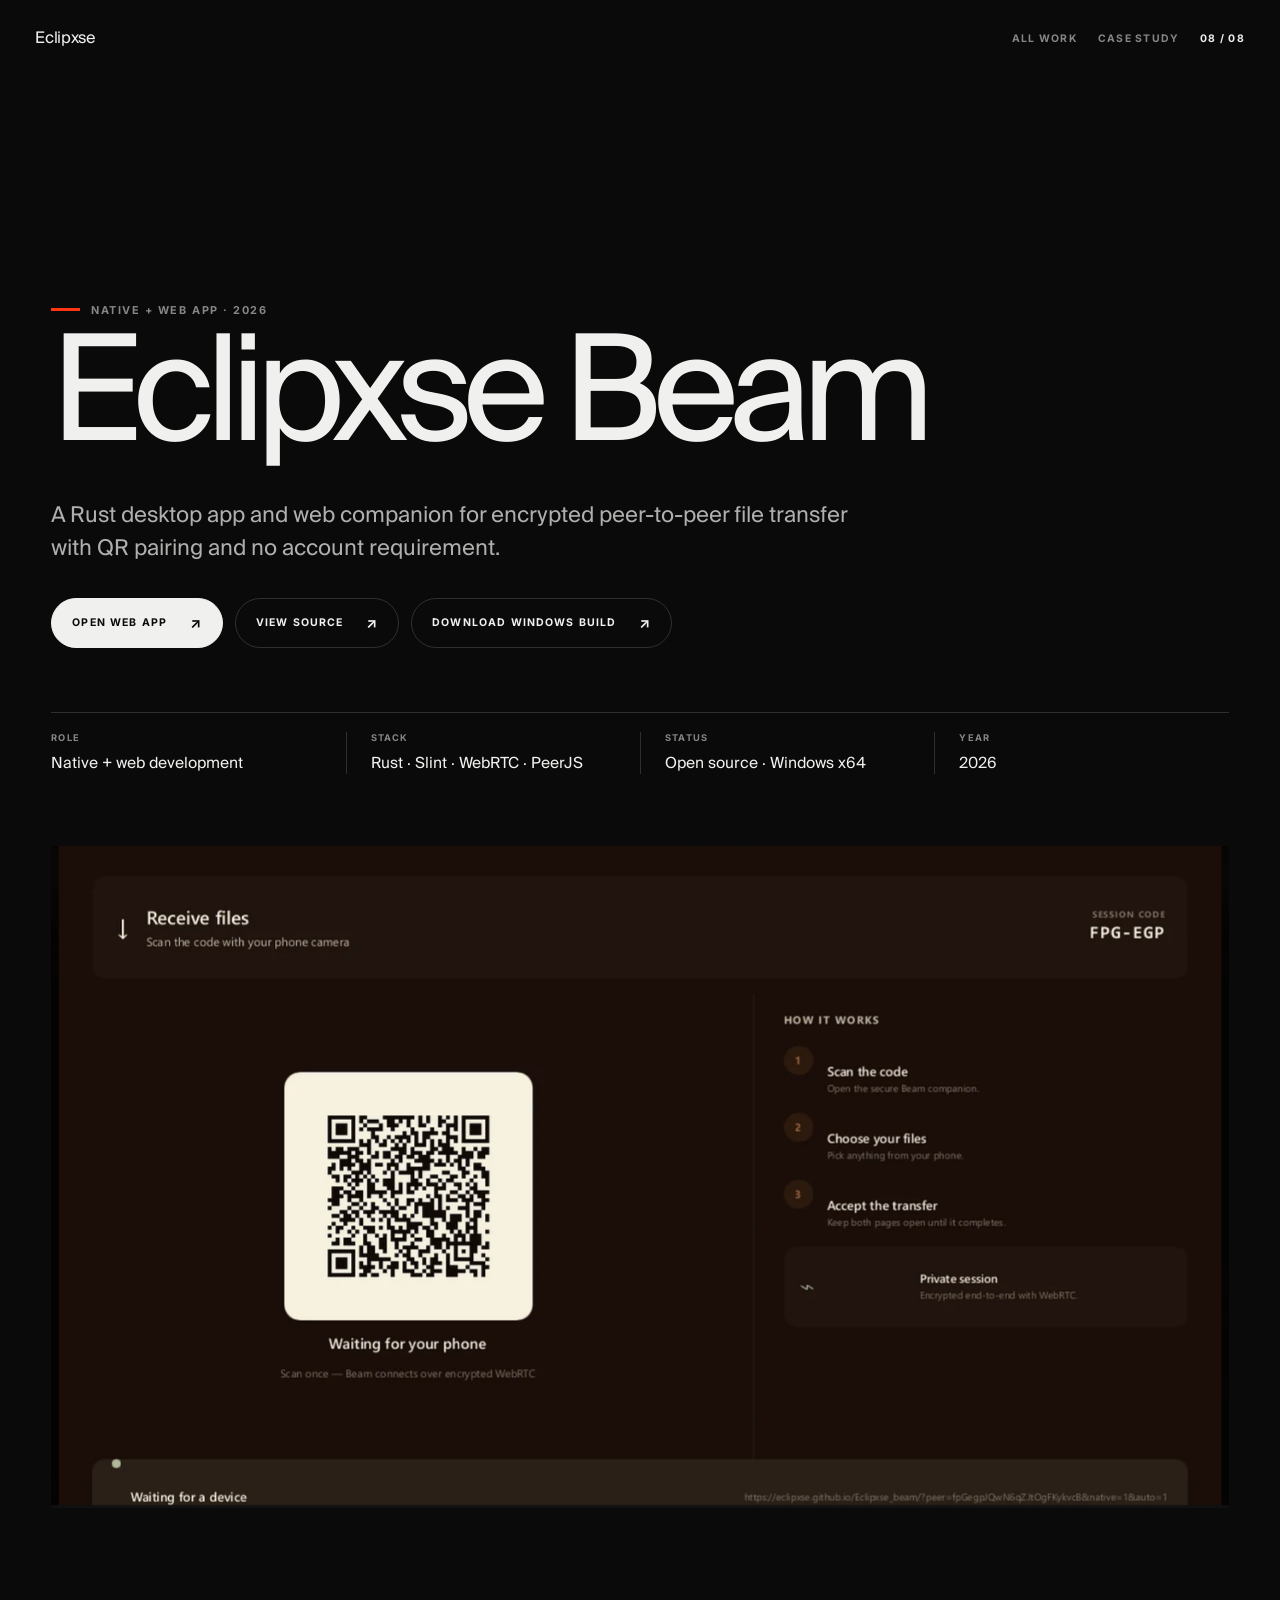
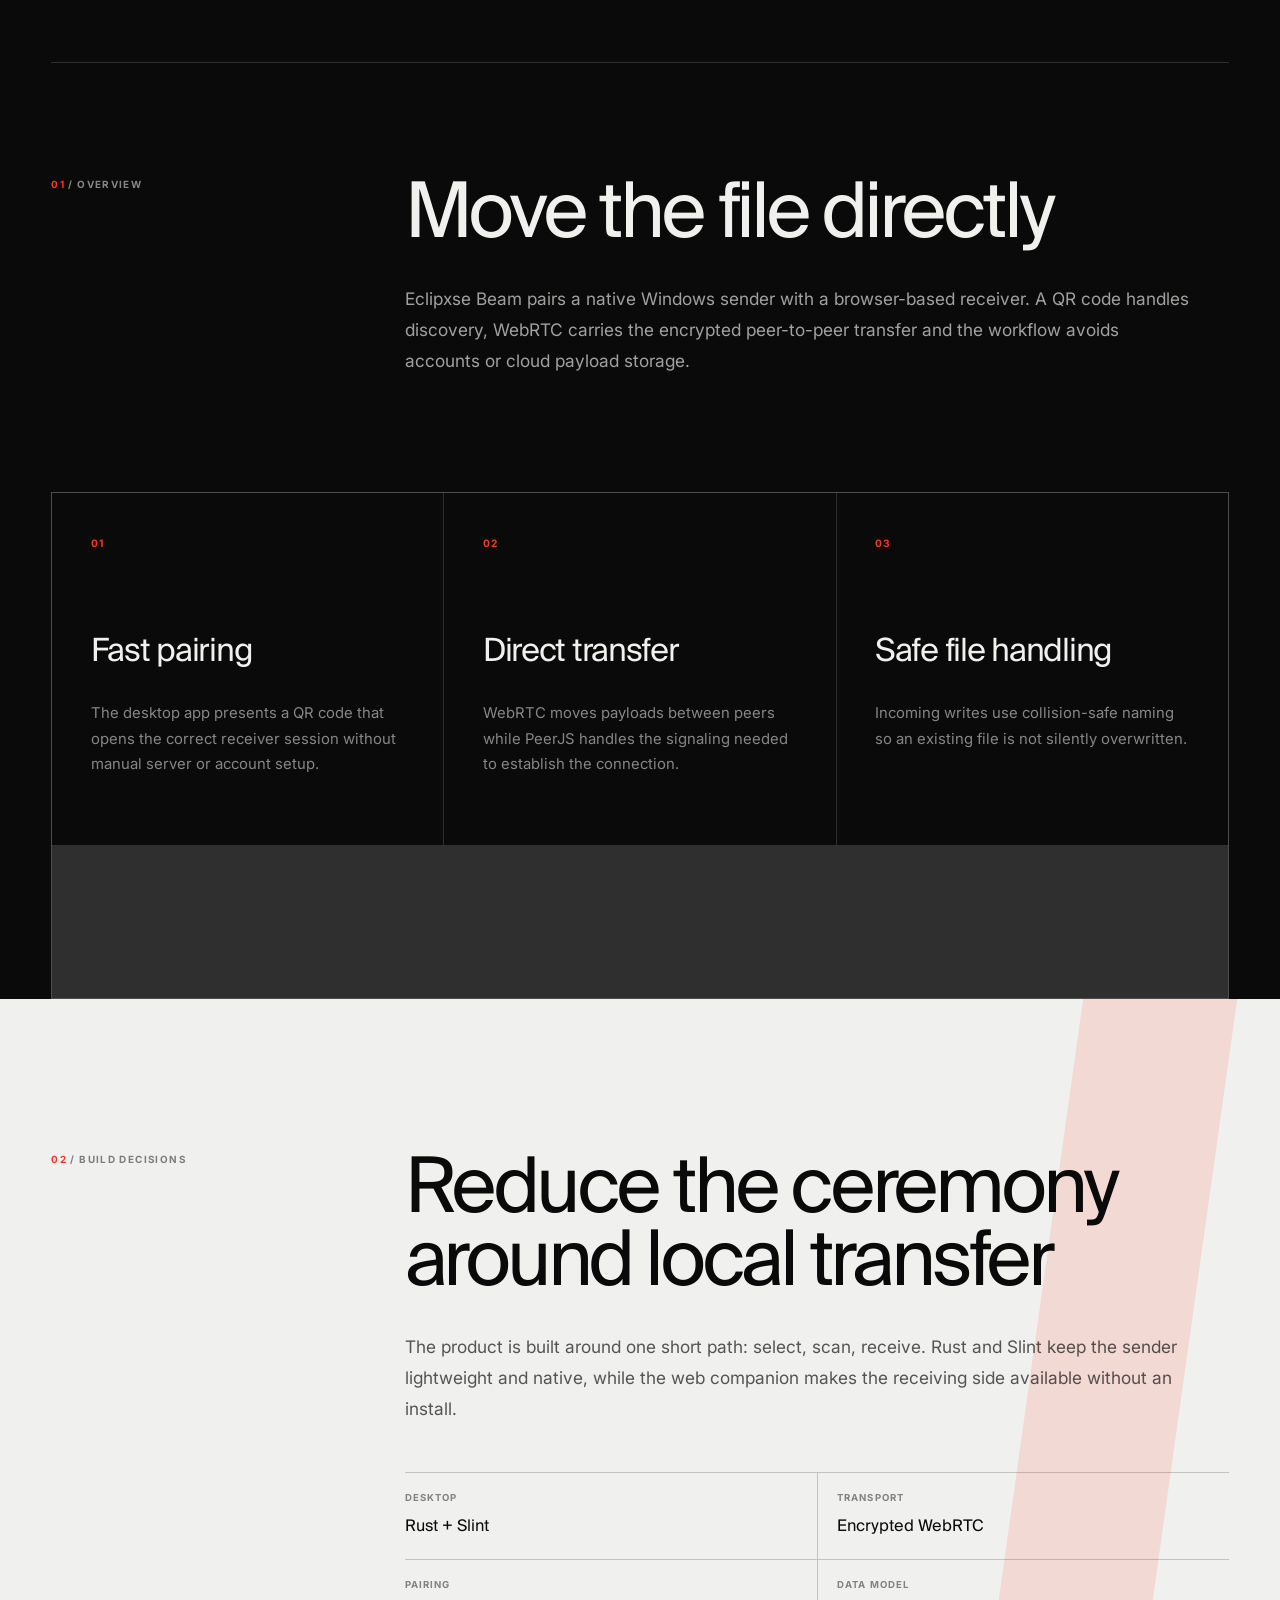
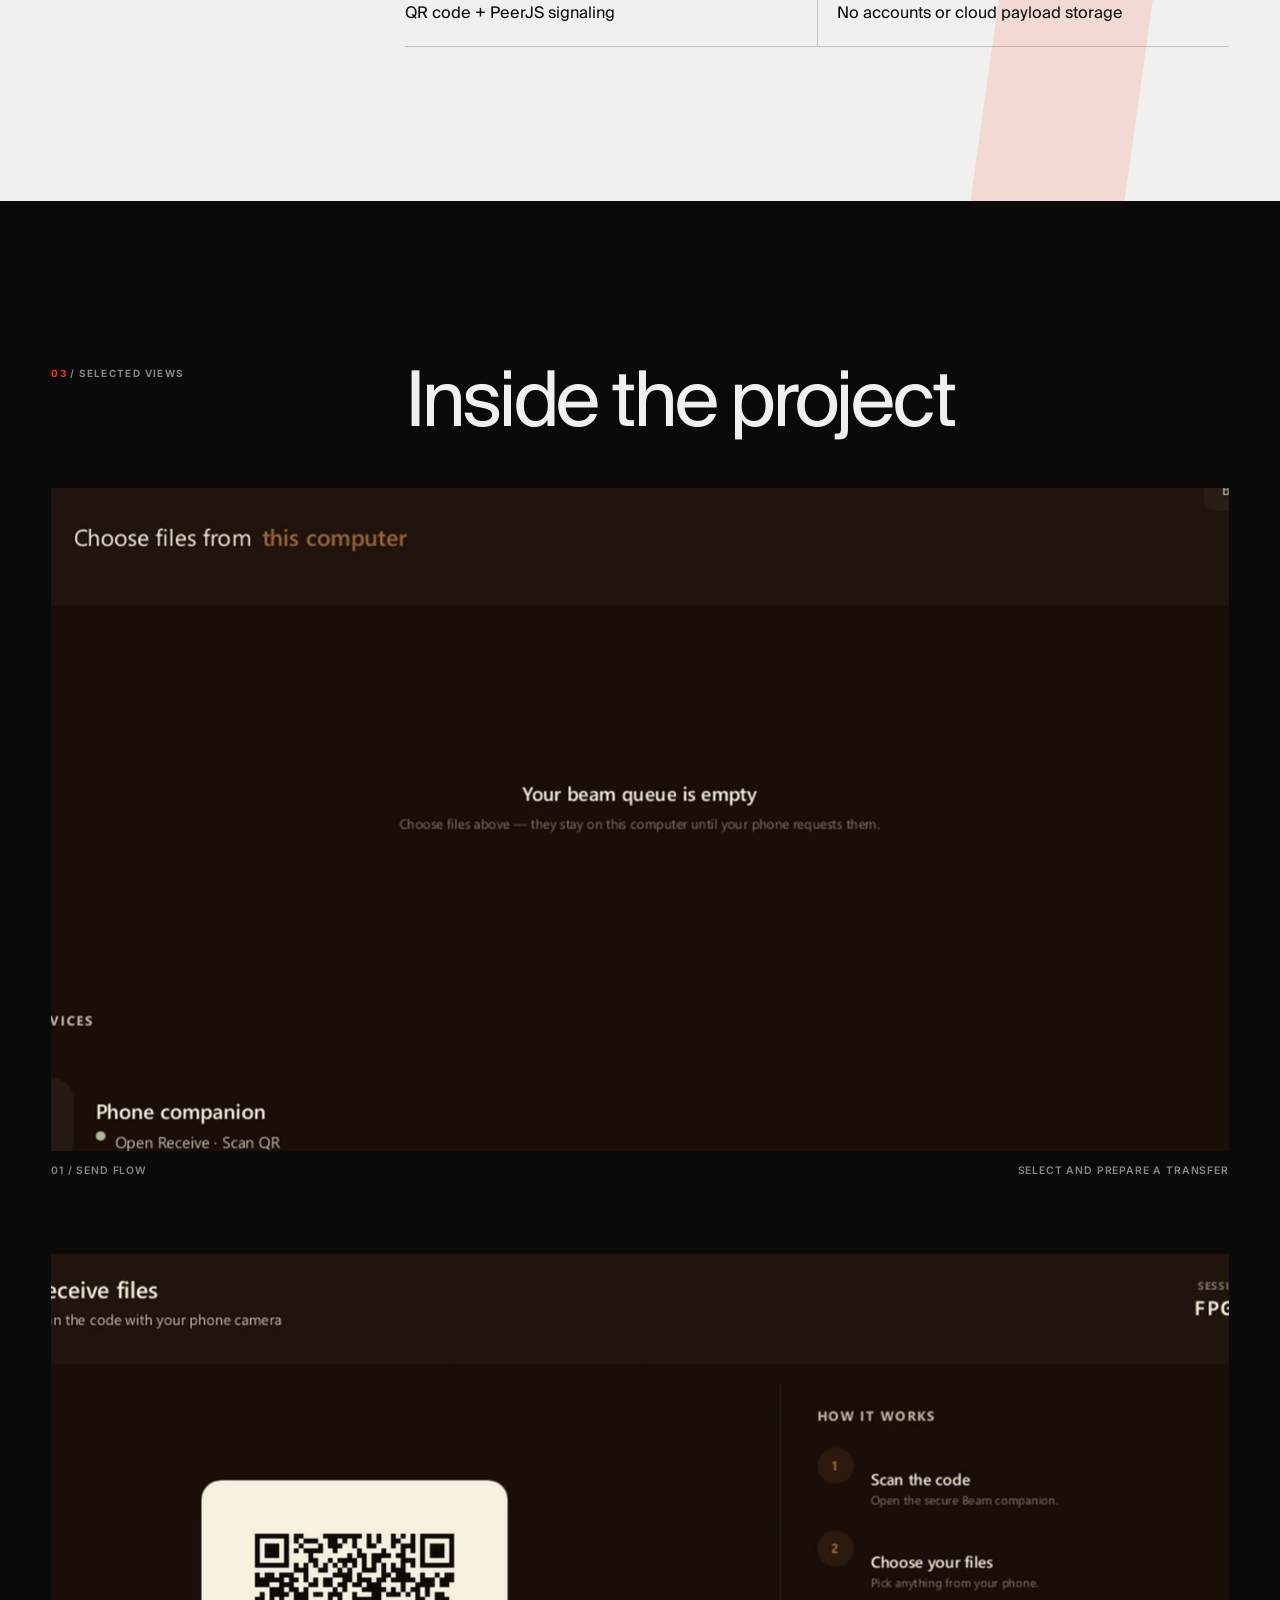
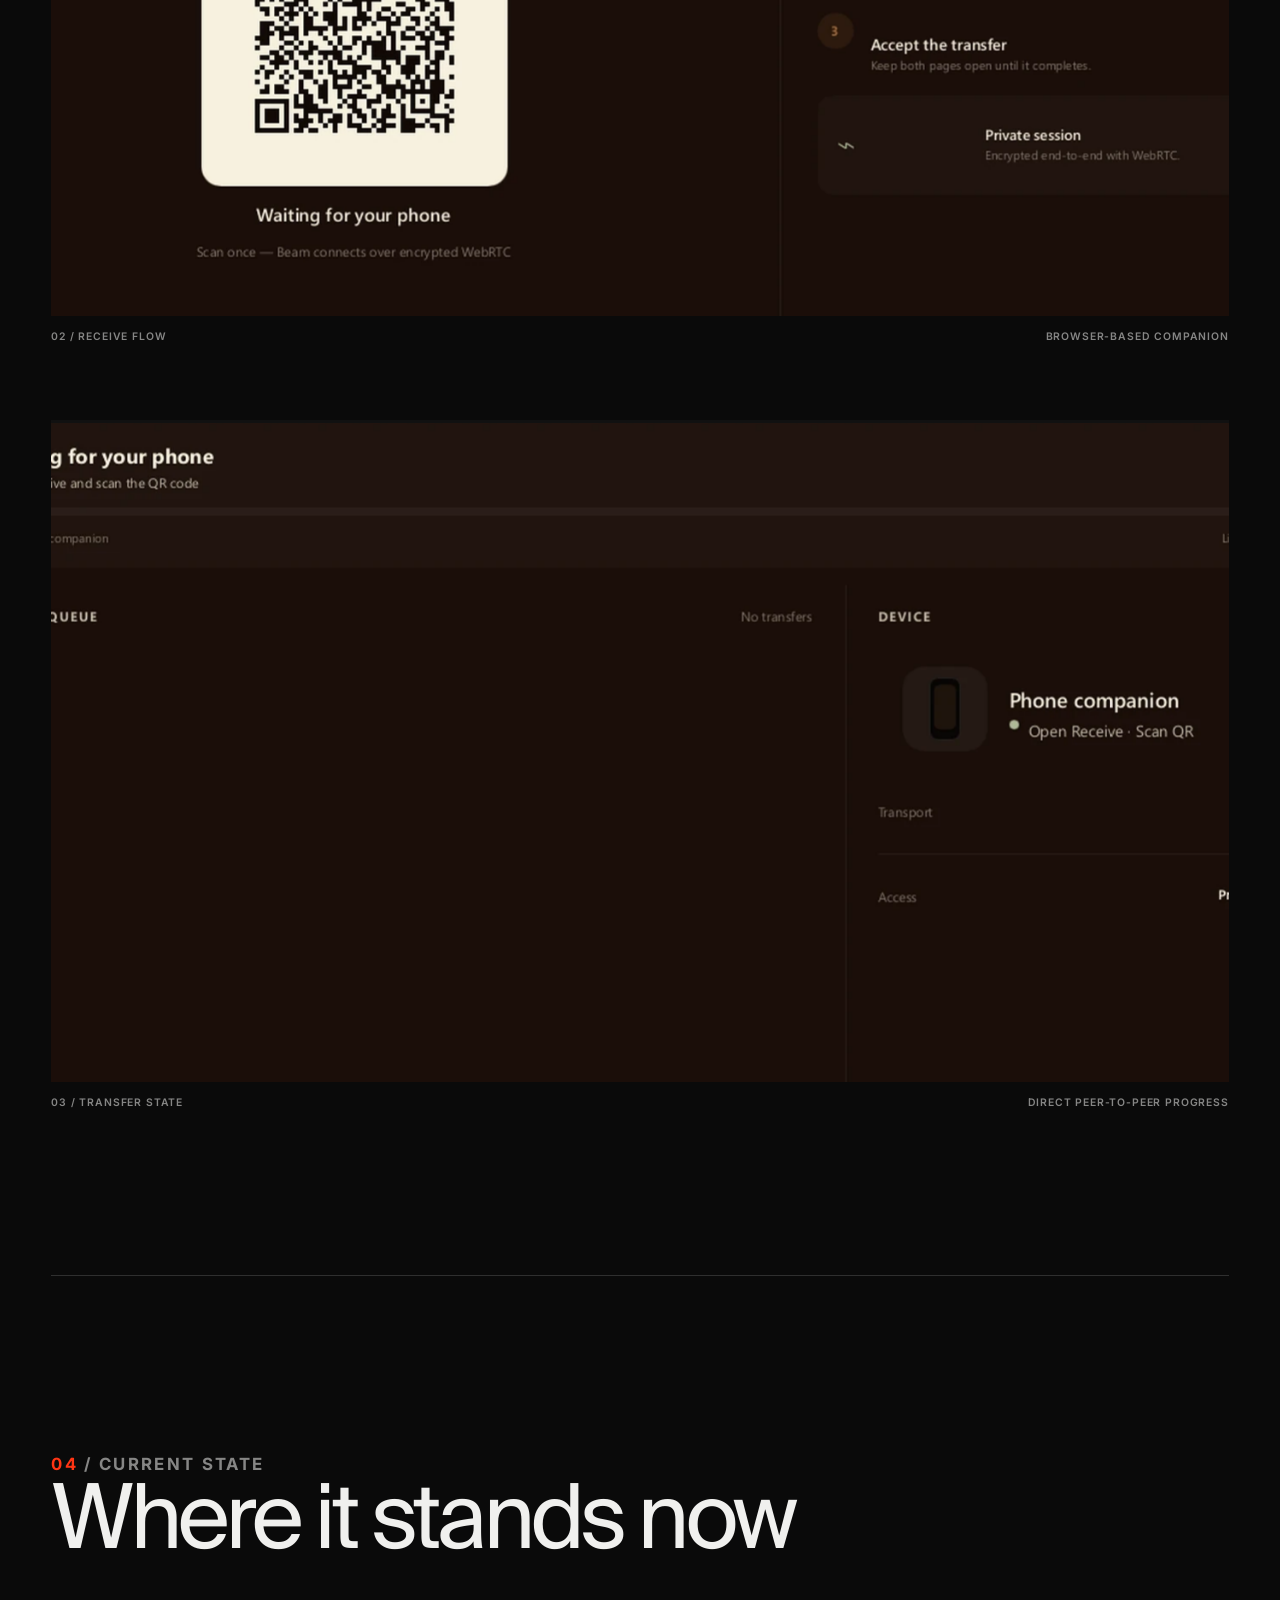
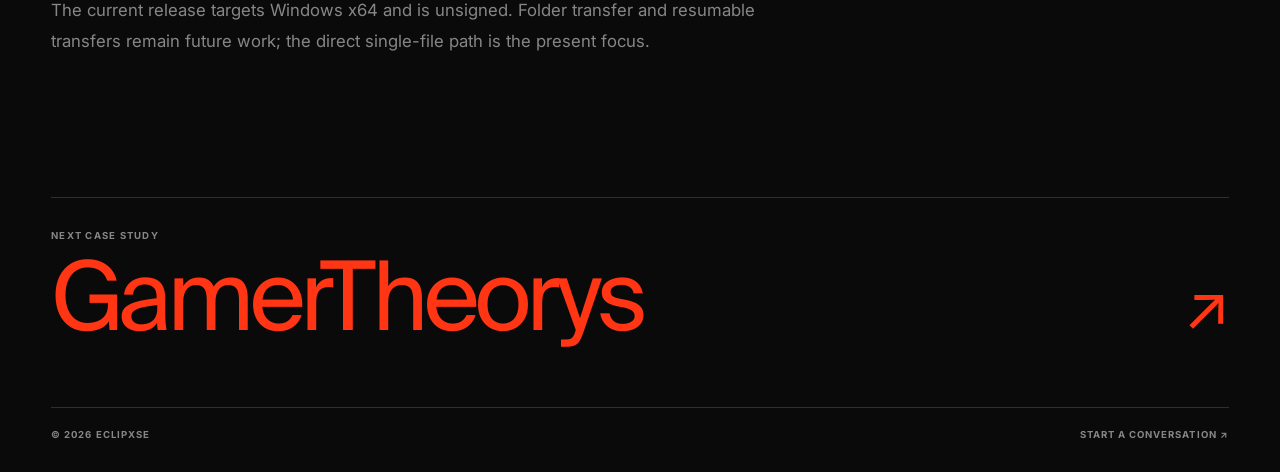
<file: works/eclipxse-beam/index.html>
<!doctype html>
<html lang="en">
<head>
  <meta charset="utf-8">
  <meta name="viewport" content="width=device-width, initial-scale=1">
  <title>Eclipxse Beam — Case study · Eclipxse</title>
  <meta name="description" content="A Rust desktop app and web companion for encrypted peer-to-peer file transfer with QR pairing and no account requirement.">
  <meta name="theme-color" content="#0a0a0a">
  <link rel="canonical" href="https://eclipxse.in/works/eclipxse-beam/">
  <meta property="og:type" content="article">
  <meta property="og:site_name" content="Eclipxse">
  <meta property="og:title" content="Eclipxse Beam — Case study">
  <meta property="og:description" content="A Rust desktop app and web companion for encrypted peer-to-peer file transfer with QR pairing and no account requirement.">
  <meta property="og:url" content="https://eclipxse.in/works/eclipxse-beam/">
  <meta property="og:image" content="https://eclipxse.in/assets/images/social/eclipxse-beam.jpg">
  <meta property="og:image:width" content="1200">
  <meta property="og:image:height" content="630">
  <meta property="og:image:alt" content="Eclipxse Beam project preview">
  <meta name="twitter:card" content="summary_large_image">
  <meta name="twitter:title" content="Eclipxse Beam — Case study">
  <meta name="twitter:description" content="A Rust desktop app and web companion for encrypted peer-to-peer file transfer with QR pairing and no account requirement.">
  <meta name="twitter:image" content="https://eclipxse.in/assets/images/social/eclipxse-beam.jpg">
  <meta name="twitter:image:alt" content="Eclipxse Beam project preview">
  <link rel="icon" href="/assets/favicon/favicon.svg?v=4" type="image/svg+xml">
  <link rel="icon" href="/assets/favicon/favicon.ico?v=4" sizes="any">
  <link rel="apple-touch-icon" href="/assets/favicon/apple-touch-icon.png?v=4">
  <link rel="preconnect" href="https://fonts.googleapis.com">
  <link rel="preconnect" href="https://fonts.gstatic.com" crossorigin>
  <link href="https://fonts.googleapis.com/css2?family=Inter:wght@400;600;700&display=swap" rel="stylesheet">
  <link rel="stylesheet" href="/styles/case-study.css?v=20260723-r3">
  <script type="application/ld+json">{"@context":"https://schema.org","@type":"CreativeWork","name":"Eclipxse Beam","url":"https://eclipxse.in/works/eclipxse-beam/","image":"https://eclipxse.in/assets/images/social/eclipxse-beam.jpg","description":"A Rust desktop app and web companion for encrypted peer-to-peer file transfer with QR pairing and no account requirement.","creator":{"@type":"Person","name":"Eclipxse","url":"https://eclipxse.in/"},"dateCreated":"2026"}</script>
</head>
<body class="project-eclipxse-beam">
  <div class="scroll-progress" id="scroll-progress" aria-hidden="true"></div>
  <header class="case-header" id="case-header">
    <a class="case-brand" href="/" aria-label="Eclipxse home">Eclipxse</a>
    <nav class="case-nav" aria-label="Case study navigation">
      <a href="/works/">All work</a>
      <span>Case study</span>
      <span class="case-count">08 / 08</span>
    </nav>
  </header>

  <main>
    <section class="case-hero" aria-labelledby="case-title">
      <p class="case-kicker"><i aria-hidden="true"></i>Native + web app · 2026</p>
      <h1 class="case-title" id="case-title">Eclipxse Beam</h1>
      <p class="case-lead">A Rust desktop app and web companion for encrypted peer-to-peer file transfer with QR pairing and no account requirement.</p>
      <div class="case-actions">
        <a class="case-action" href="https://eclipxse.github.io/Eclipxse_beam/" target="_blank" rel="noopener noreferrer">Open web app <span>↗</span></a>
          <a class="case-action" href="https://github.com/Eclipxse/Eclipxse_beam" target="_blank" rel="noopener noreferrer">View source <span>↗</span></a>
          <a class="case-action" href="https://github.com/Eclipxse/Eclipxse_beam/releases/latest" target="_blank" rel="noopener noreferrer">Download Windows build <span>↗</span></a>
      </div>
      <dl class="case-facts">
        <div class="case-fact"><dt>Role</dt><dd>Native + web development</dd></div>
        <div class="case-fact"><dt>Stack</dt><dd>Rust · Slint · WebRTC · PeerJS</dd></div>
        <div class="case-fact"><dt>Status</dt><dd>Open source · Windows x64</dd></div>
        <div class="case-fact"><dt>Year</dt><dd>2026</dd></div>
      </dl>
    </section>

    <figure class="case-hero-media">
      <img src="/assets/images/projects/EclipxseCovers/eclipxse-beam.webp" alt="Eclipxse Beam peer-to-peer file transfer app"
        width="1600" height="900" fetchpriority="high" decoding="async" data-parallax>
    </figure>

    <div class="case-content" id="project-story">
      <section class="case-section reveal">
        <p class="section-index"><span>01</span> / Overview</p>
        <div class="section-copy">
          <h2>Move the file directly</h2>
          <p>Eclipxse Beam pairs a native Windows sender with a browser-based receiver. A QR code handles discovery, WebRTC carries the encrypted peer-to-peer transfer and the workflow avoids accounts or cloud payload storage.</p>
        </div>
      </section>

      <div class="focus-grid">
      <article class="focus-card reveal">
        <span>01</span>
        <h3>Fast pairing</h3>
        <p>The desktop app presents a QR code that opens the correct receiver session without manual server or account setup.</p>
      </article>
      <article class="focus-card reveal">
        <span>02</span>
        <h3>Direct transfer</h3>
        <p>WebRTC moves payloads between peers while PeerJS handles the signaling needed to establish the connection.</p>
      </article>
      <article class="focus-card reveal">
        <span>03</span>
        <h3>Safe file handling</h3>
        <p>Incoming writes use collision-safe naming so an existing file is not silently overwritten.</p>
      </article>
      </div>

      <section class="light-section">
        <div class="light-inner reveal">
          <p class="section-index"><span>02</span> / Build decisions</p>
          <div class="light-copy">
            <h2>Reduce the ceremony around local transfer</h2>
            <p>The product is built around one short path: select, scan, receive. Rust and Slint keep the sender lightweight and native, while the web companion makes the receiving side available without an install.</p>
            <dl class="build-list">
              <div><dt>Desktop</dt><dd>Rust + Slint</dd></div>
              <div><dt>Transport</dt><dd>Encrypted WebRTC</dd></div>
              <div><dt>Pairing</dt><dd>QR code + PeerJS signaling</dd></div>
              <div><dt>Data model</dt><dd>No accounts or cloud payload storage</dd></div>
            </dl>
          </div>
        </div>
      </section>

      <section class="gallery-section">
        <div class="gallery-head reveal">
          <p class="section-index"><span>03</span> / Selected views</p>
          <h2>Inside the project</h2>
        </div>
        <div class="gallery-list">
        <figure class="gallery-item reveal">
          <div class="gallery-frame">
            <img src="/assets/images/projects/galleries/eclipxse-beam/send.webp" alt="Send flow — Select and prepare a transfer"
              loading="lazy" decoding="async" data-parallax>
          </div>
          <figcaption><span>01 / Send flow</span><span>Select and prepare a transfer</span></figcaption>
        </figure>
        <figure class="gallery-item reveal">
          <div class="gallery-frame">
            <img src="/assets/images/projects/galleries/eclipxse-beam/receive.webp" alt="Receive flow — Browser-based companion"
              loading="lazy" decoding="async" data-parallax>
          </div>
          <figcaption><span>02 / Receive flow</span><span>Browser-based companion</span></figcaption>
        </figure>
        <figure class="gallery-item reveal">
          <div class="gallery-frame">
            <img src="/assets/images/projects/galleries/eclipxse-beam/transfer.webp" alt="Transfer state — Direct peer-to-peer progress"
              loading="lazy" decoding="async" data-parallax>
          </div>
          <figcaption><span>03 / Transfer state</span><span>Direct peer-to-peer progress</span></figcaption>
        </figure>
        </div>
      </section>

      <section class="case-end">
        <div class="case-end-copy reveal">
          <p class="section-index"><span>04</span> / Current state</p>
          <h2>Where it stands now</h2>
          <p>The current release targets Windows x64 and is unsigned. Folder transfer and resumable transfers remain future work; the direct single-file path is the present focus.</p>
        </div>
        <a class="next-project reveal" href="/works/gamertheorys/">
          <span>
            <small>Next case study</small>
            <strong>GamerTheorys</strong>
          </span>
          <span aria-hidden="true">↗</span>
        </a>
      </section>
    </div>
  </main>

  <footer class="case-footer">
    <span>© 2026 Eclipxse</span>
    <a href="/contact/">Start a conversation ↗</a>
  </footer>
  <script src="/js/case-study.js?v=20260723-r1" defer></script>
</body>
</html>
</file>
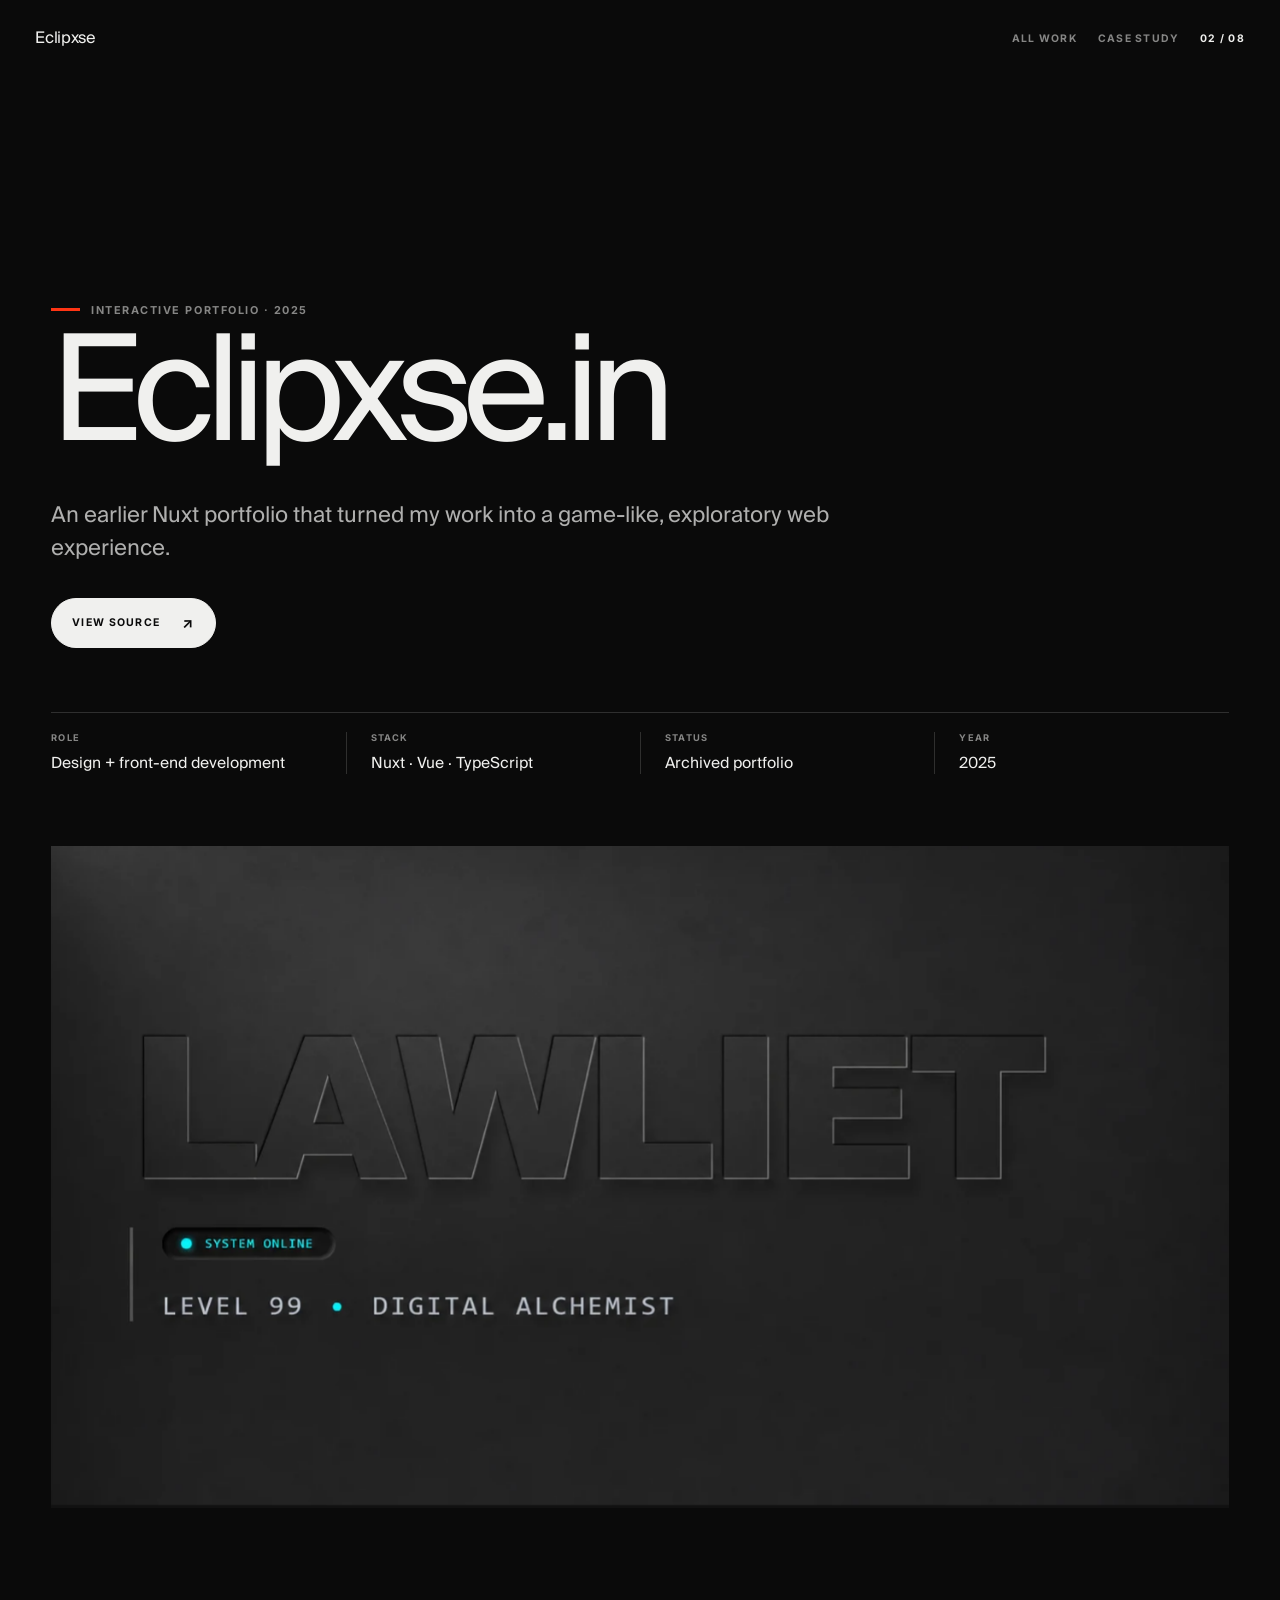
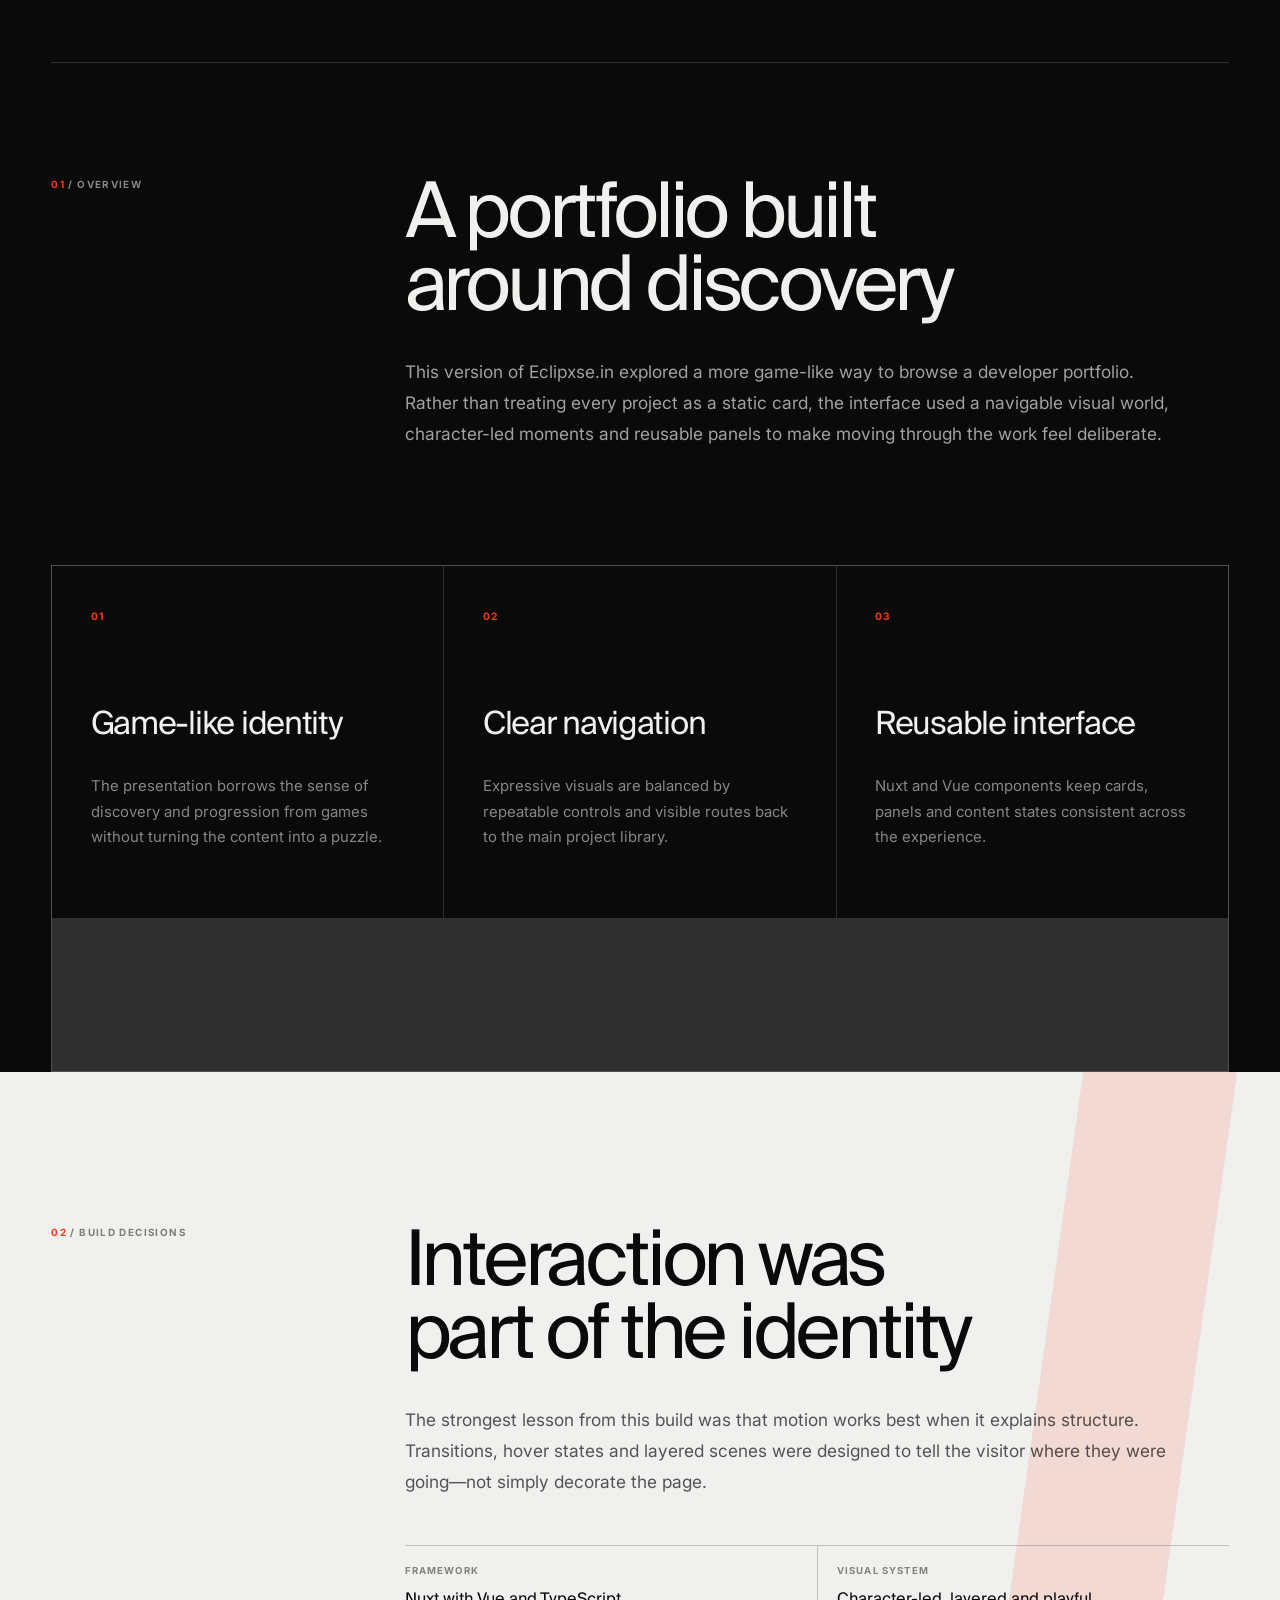
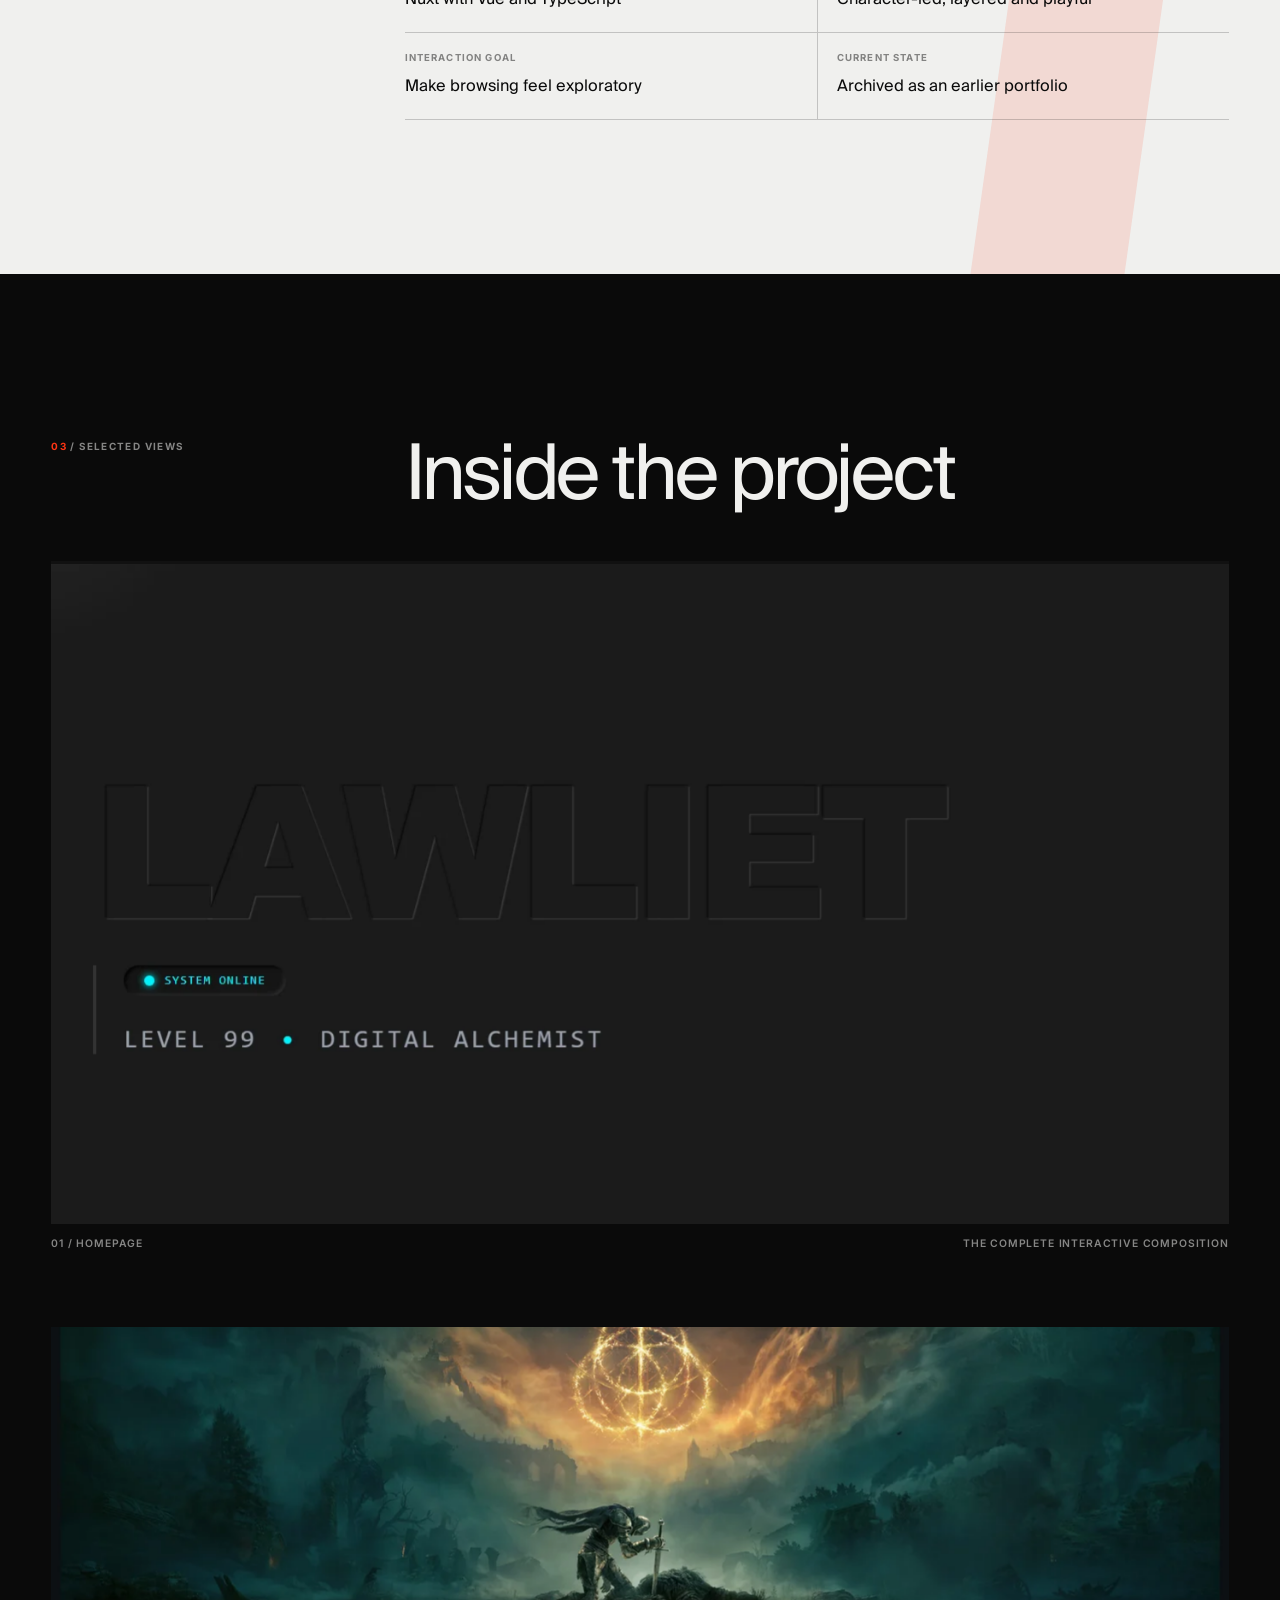
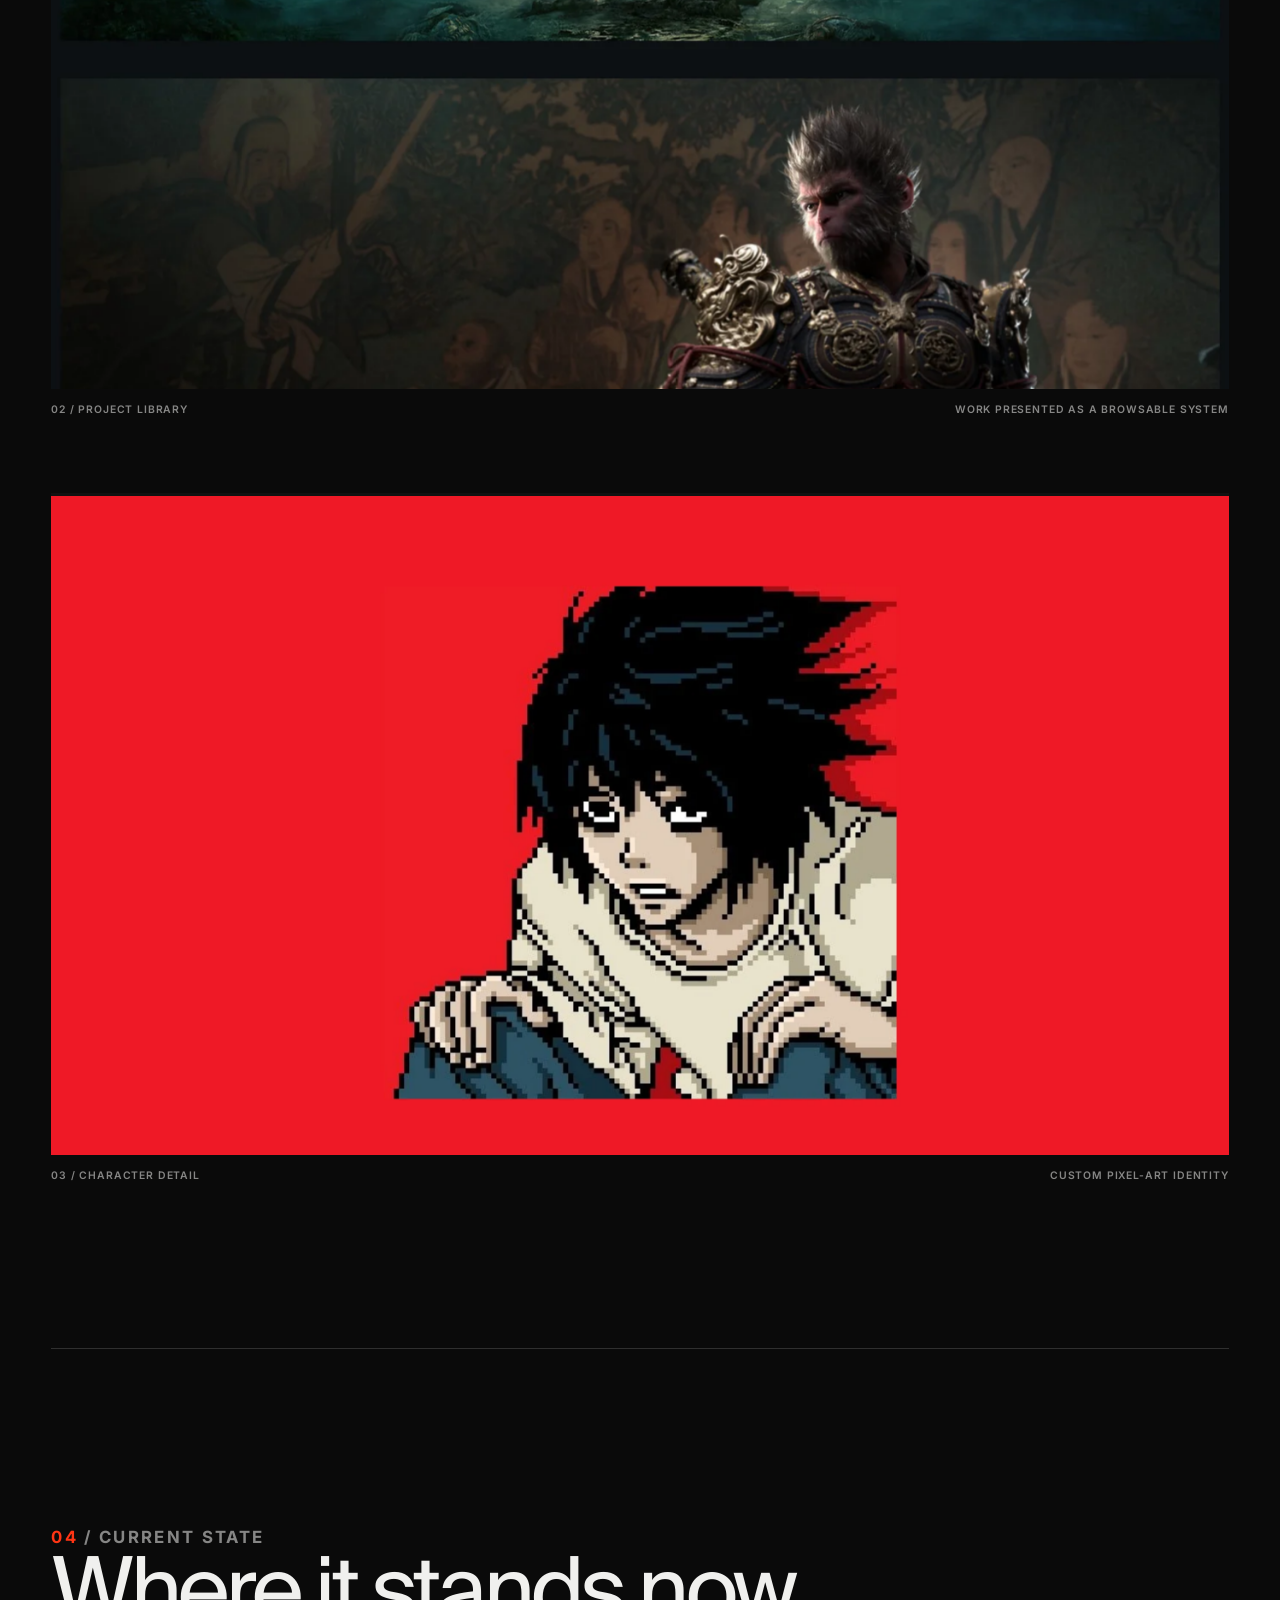
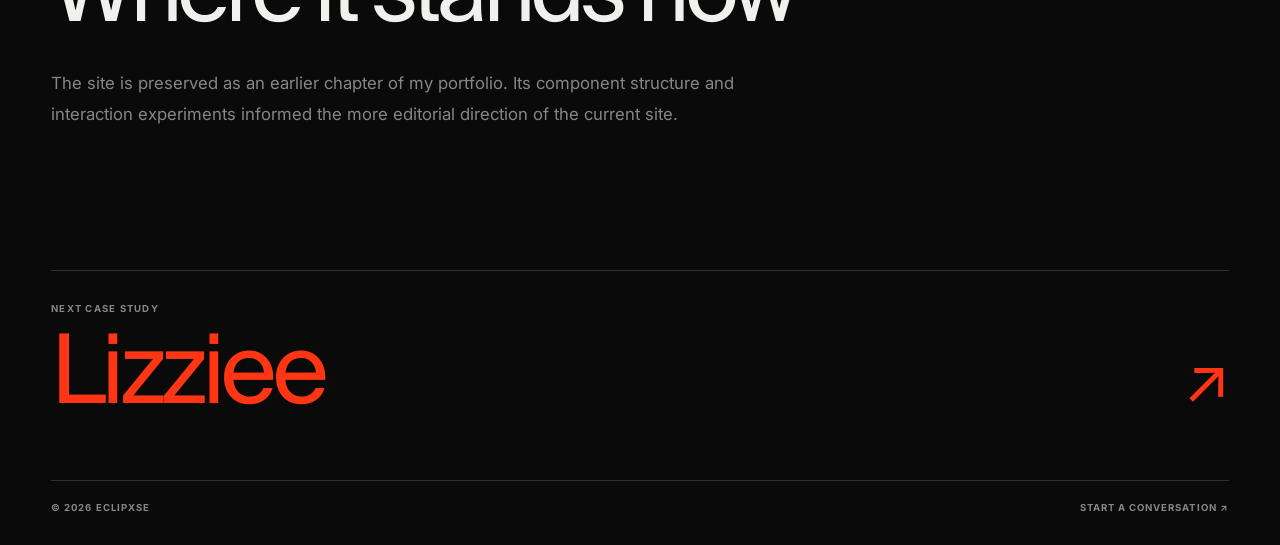
<file: works/eclipxse-in/index.html>
<!doctype html>
<html lang="en">
<head>
  <meta charset="utf-8">
  <meta name="viewport" content="width=device-width, initial-scale=1">
  <title>Eclipxse.in — Case study · Eclipxse</title>
  <meta name="description" content="An earlier Nuxt portfolio that turned my work into a game-like, exploratory web experience.">
  <meta name="theme-color" content="#0a0a0a">
  <link rel="canonical" href="https://eclipxse.in/works/eclipxse-in/">
  <meta property="og:type" content="article">
  <meta property="og:site_name" content="Eclipxse">
  <meta property="og:title" content="Eclipxse.in — Case study">
  <meta property="og:description" content="An earlier Nuxt portfolio that turned my work into a game-like, exploratory web experience.">
  <meta property="og:url" content="https://eclipxse.in/works/eclipxse-in/">
  <meta property="og:image" content="https://eclipxse.in/assets/images/social/eclipxse-in.jpg">
  <meta property="og:image:width" content="1200">
  <meta property="og:image:height" content="630">
  <meta property="og:image:alt" content="Eclipxse.in project preview">
  <meta name="twitter:card" content="summary_large_image">
  <meta name="twitter:title" content="Eclipxse.in — Case study">
  <meta name="twitter:description" content="An earlier Nuxt portfolio that turned my work into a game-like, exploratory web experience.">
  <meta name="twitter:image" content="https://eclipxse.in/assets/images/social/eclipxse-in.jpg">
  <meta name="twitter:image:alt" content="Eclipxse.in project preview">
  <link rel="icon" href="/assets/favicon/favicon.svg?v=4" type="image/svg+xml">
  <link rel="icon" href="/assets/favicon/favicon.ico?v=4" sizes="any">
  <link rel="apple-touch-icon" href="/assets/favicon/apple-touch-icon.png?v=4">
  <link rel="preconnect" href="https://fonts.googleapis.com">
  <link rel="preconnect" href="https://fonts.gstatic.com" crossorigin>
  <link href="https://fonts.googleapis.com/css2?family=Inter:wght@400;600;700&display=swap" rel="stylesheet">
  <link rel="stylesheet" href="/styles/case-study.css?v=20260723-r3">
  <script type="application/ld+json">{"@context":"https://schema.org","@type":"CreativeWork","name":"Eclipxse.in","url":"https://eclipxse.in/works/eclipxse-in/","image":"https://eclipxse.in/assets/images/social/eclipxse-in.jpg","description":"An earlier Nuxt portfolio that turned my work into a game-like, exploratory web experience.","creator":{"@type":"Person","name":"Eclipxse","url":"https://eclipxse.in/"},"dateCreated":"2025"}</script>
</head>
<body class="project-eclipxse-in">
  <div class="scroll-progress" id="scroll-progress" aria-hidden="true"></div>
  <header class="case-header" id="case-header">
    <a class="case-brand" href="/" aria-label="Eclipxse home">Eclipxse</a>
    <nav class="case-nav" aria-label="Case study navigation">
      <a href="/works/">All work</a>
      <span>Case study</span>
      <span class="case-count">02 / 08</span>
    </nav>
  </header>

  <main>
    <section class="case-hero" aria-labelledby="case-title">
      <p class="case-kicker"><i aria-hidden="true"></i>Interactive portfolio · 2025</p>
      <h1 class="case-title" id="case-title">Eclipxse.in</h1>
      <p class="case-lead">An earlier Nuxt portfolio that turned my work into a game-like, exploratory web experience.</p>
      <div class="case-actions">
        <a class="case-action" href="https://github.com/Eclipxse/Eclifolio" target="_blank" rel="noopener noreferrer">View source <span>↗</span></a>
      </div>
      <dl class="case-facts">
        <div class="case-fact"><dt>Role</dt><dd>Design + front-end development</dd></div>
        <div class="case-fact"><dt>Stack</dt><dd>Nuxt · Vue · TypeScript</dd></div>
        <div class="case-fact"><dt>Status</dt><dd>Archived portfolio</dd></div>
        <div class="case-fact"><dt>Year</dt><dd>2025</dd></div>
      </dl>
    </section>

    <figure class="case-hero-media">
      <img src="/assets/images/projects/EclipxseCovers/eclipxse-in-polished.webp" alt="Earlier Eclipxse.in interactive portfolio"
        width="1600" height="900" fetchpriority="high" decoding="async" data-parallax>
    </figure>

    <div class="case-content" id="project-story">
      <section class="case-section reveal">
        <p class="section-index"><span>01</span> / Overview</p>
        <div class="section-copy">
          <h2>A portfolio built around discovery</h2>
          <p>This version of Eclipxse.in explored a more game-like way to browse a developer portfolio. Rather than treating every project as a static card, the interface used a navigable visual world, character-led moments and reusable panels to make moving through the work feel deliberate.</p>
        </div>
      </section>

      <div class="focus-grid">
      <article class="focus-card reveal">
        <span>01</span>
        <h3>Game-like identity</h3>
        <p>The presentation borrows the sense of discovery and progression from games without turning the content into a puzzle.</p>
      </article>
      <article class="focus-card reveal">
        <span>02</span>
        <h3>Clear navigation</h3>
        <p>Expressive visuals are balanced by repeatable controls and visible routes back to the main project library.</p>
      </article>
      <article class="focus-card reveal">
        <span>03</span>
        <h3>Reusable interface</h3>
        <p>Nuxt and Vue components keep cards, panels and content states consistent across the experience.</p>
      </article>
      </div>

      <section class="light-section">
        <div class="light-inner reveal">
          <p class="section-index"><span>02</span> / Build decisions</p>
          <div class="light-copy">
            <h2>Interaction was part of the identity</h2>
            <p>The strongest lesson from this build was that motion works best when it explains structure. Transitions, hover states and layered scenes were designed to tell the visitor where they were going—not simply decorate the page.</p>
            <dl class="build-list">
              <div><dt>Framework</dt><dd>Nuxt with Vue and TypeScript</dd></div>
              <div><dt>Visual system</dt><dd>Character-led, layered and playful</dd></div>
              <div><dt>Interaction goal</dt><dd>Make browsing feel exploratory</dd></div>
              <div><dt>Current state</dt><dd>Archived as an earlier portfolio</dd></div>
            </dl>
          </div>
        </div>
      </section>

      <section class="gallery-section">
        <div class="gallery-head reveal">
          <p class="section-index"><span>03</span> / Selected views</p>
          <h2>Inside the project</h2>
        </div>
        <div class="gallery-list">
        <figure class="gallery-item reveal">
          <div class="gallery-frame">
            <img src="/assets/images/projects/galleries/eclipxse-in/full-homepage.webp" alt="Homepage — The complete interactive composition"
              loading="lazy" decoding="async" data-parallax>
          </div>
          <figcaption><span>01 / Homepage</span><span>The complete interactive composition</span></figcaption>
        </figure>
        <figure class="gallery-item reveal">
          <div class="gallery-frame">
            <img src="/assets/images/projects/galleries/eclipxse-in/game-library.webp" alt="Project library — Work presented as a browsable system"
              loading="lazy" decoding="async" data-parallax>
          </div>
          <figcaption><span>02 / Project library</span><span>Work presented as a browsable system</span></figcaption>
        </figure>
        <figure class="gallery-item reveal">
          <div class="gallery-frame">
            <img src="/assets/images/projects/galleries/eclipxse-in/lawliet-pixel-art.webp" alt="Character detail — Custom pixel-art identity"
              loading="lazy" decoding="async" data-parallax>
          </div>
          <figcaption><span>03 / Character detail</span><span>Custom pixel-art identity</span></figcaption>
        </figure>
        </div>
      </section>

      <section class="case-end">
        <div class="case-end-copy reveal">
          <p class="section-index"><span>04</span> / Current state</p>
          <h2>Where it stands now</h2>
          <p>The site is preserved as an earlier chapter of my portfolio. Its component structure and interaction experiments informed the more editorial direction of the current site.</p>
        </div>
        <a class="next-project reveal" href="/works/lizziee/">
          <span>
            <small>Next case study</small>
            <strong>Lizziee</strong>
          </span>
          <span aria-hidden="true">↗</span>
        </a>
      </section>
    </div>
  </main>

  <footer class="case-footer">
    <span>© 2026 Eclipxse</span>
    <a href="/contact/">Start a conversation ↗</a>
  </footer>
  <script src="/js/case-study.js?v=20260723-r1" defer></script>
</body>
</html>
</file>
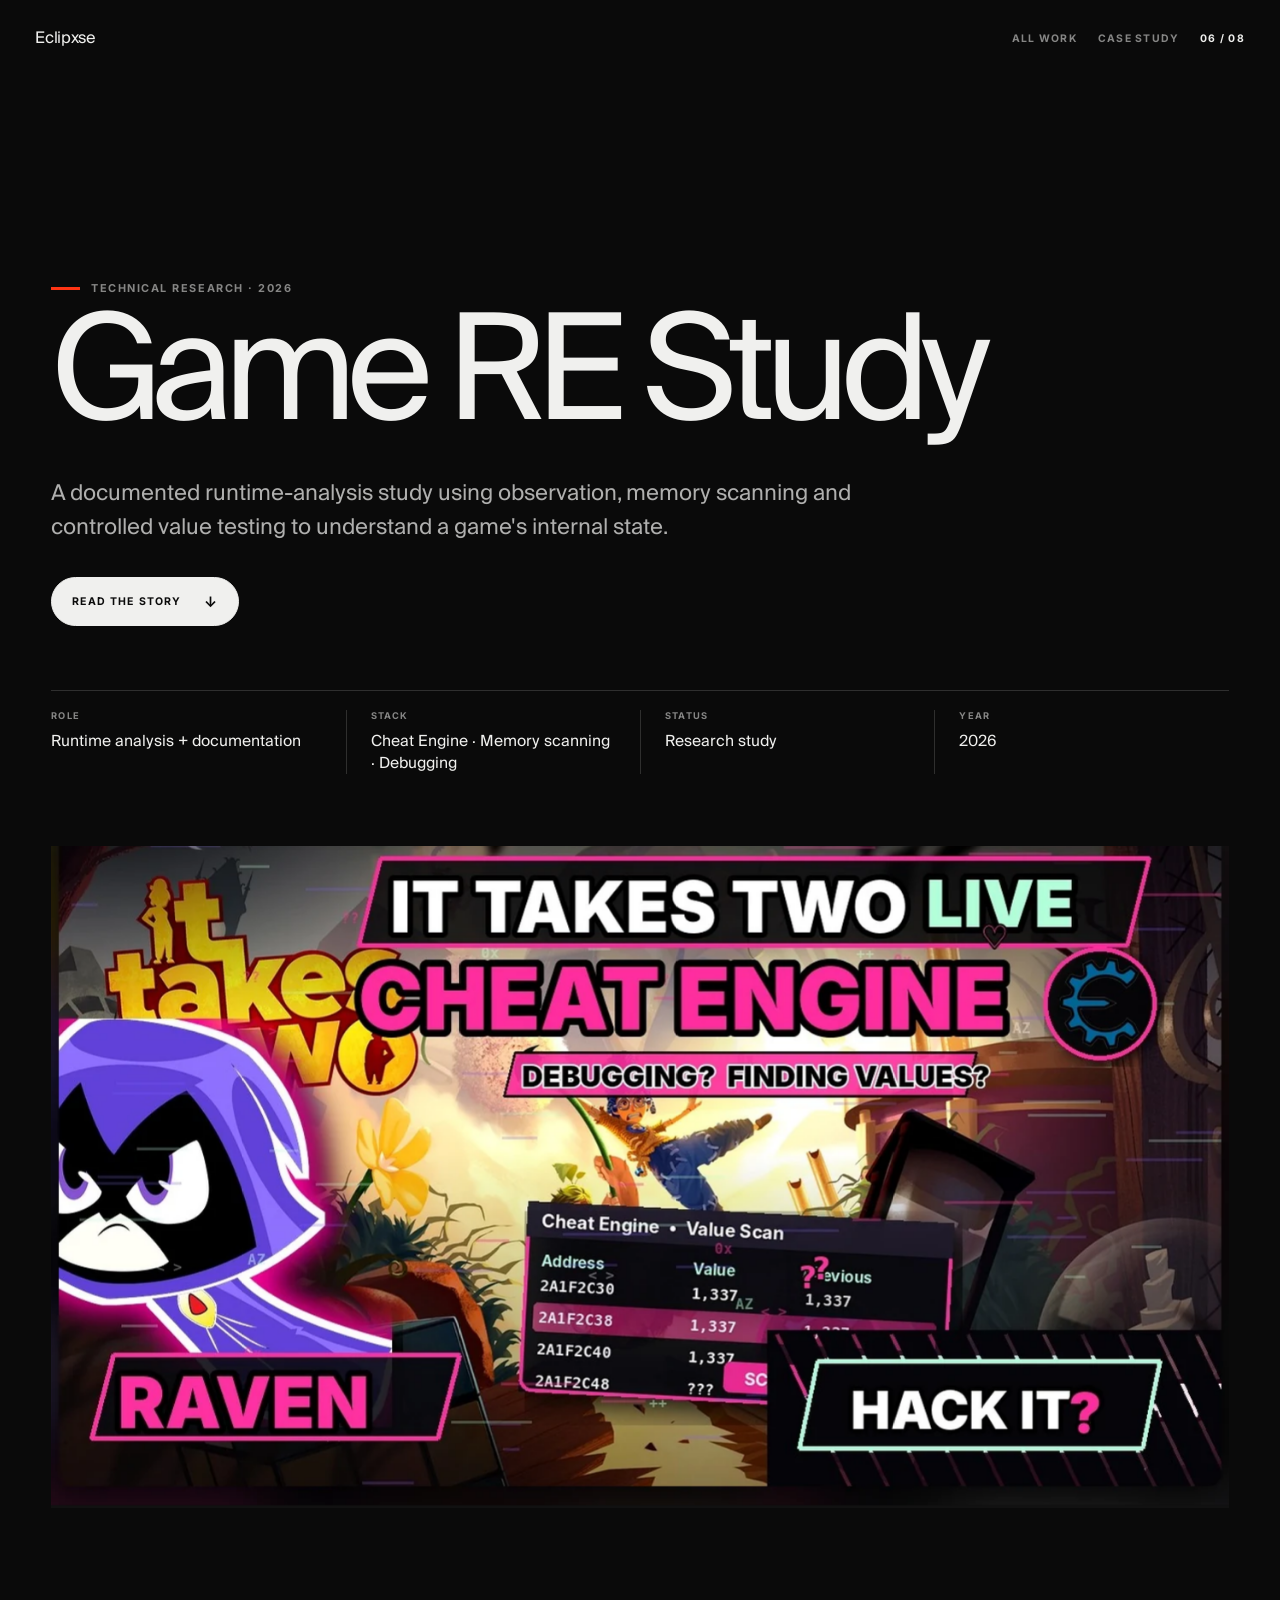
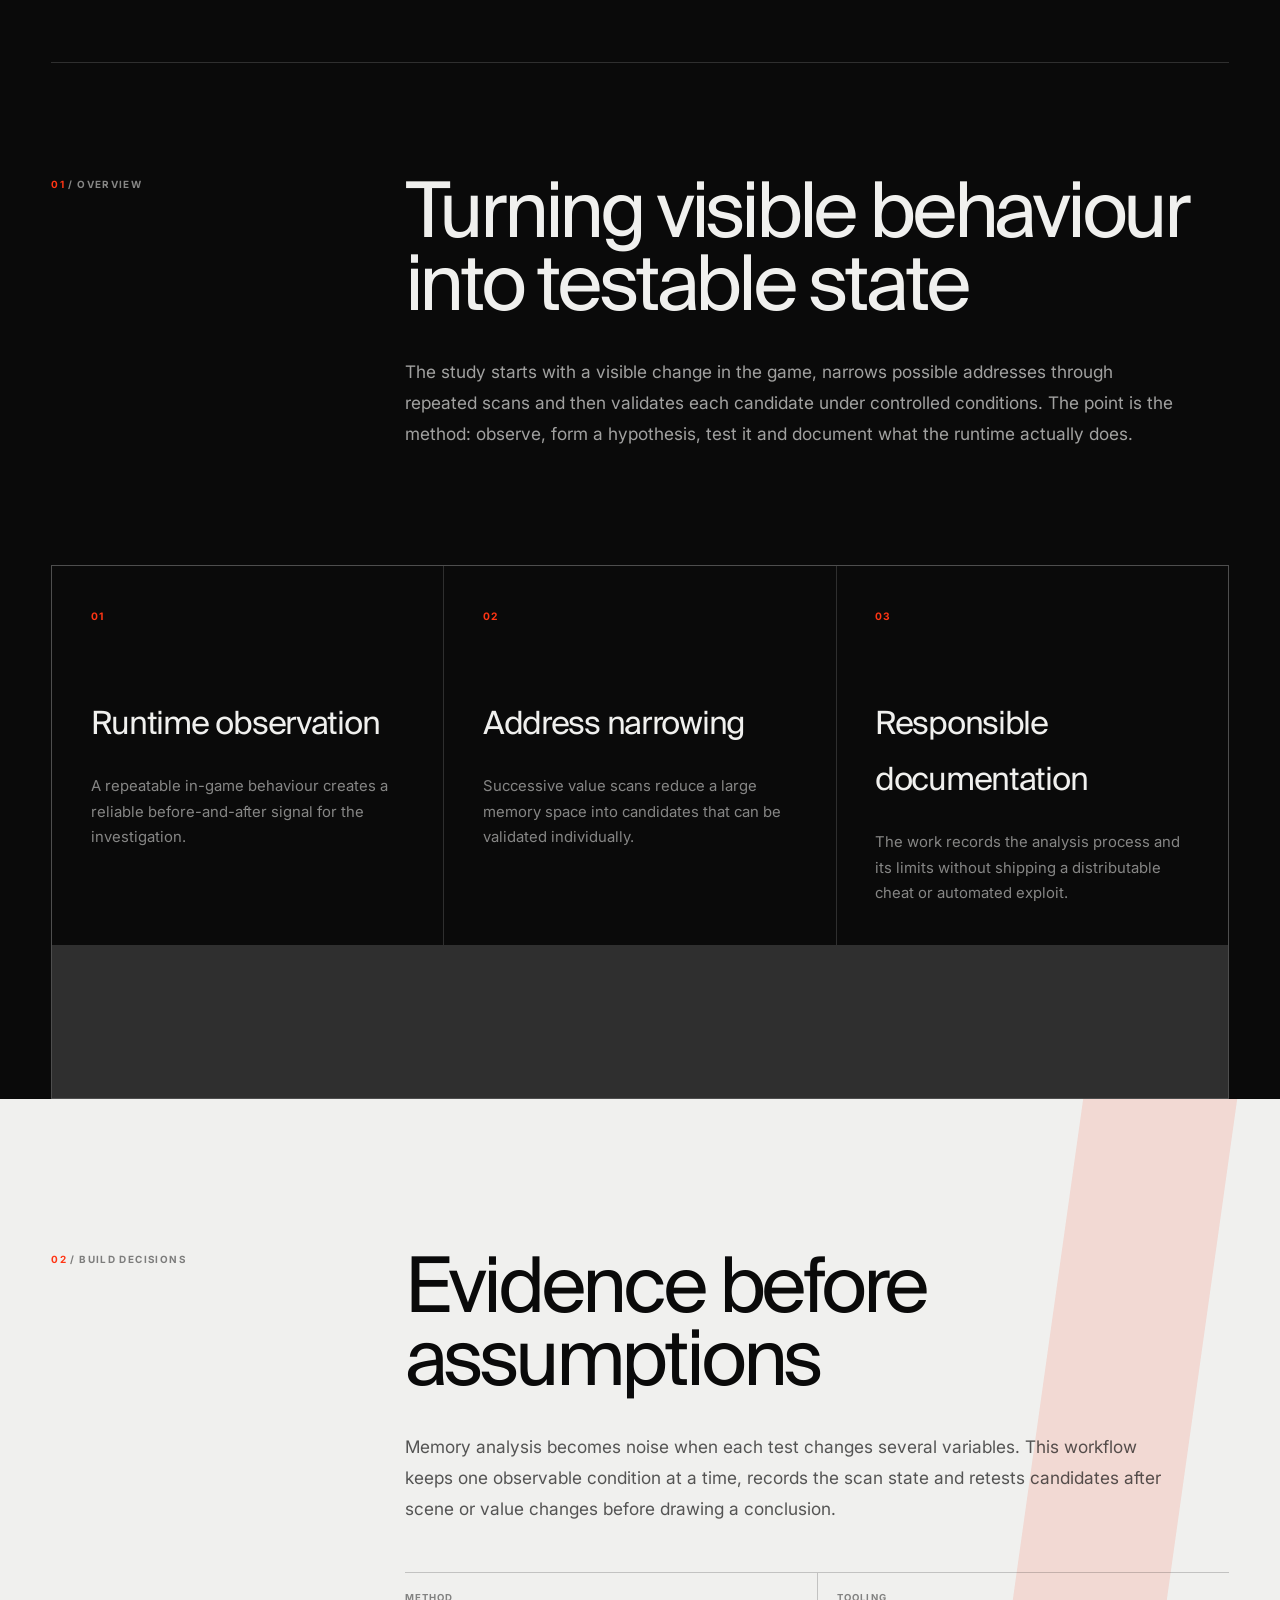
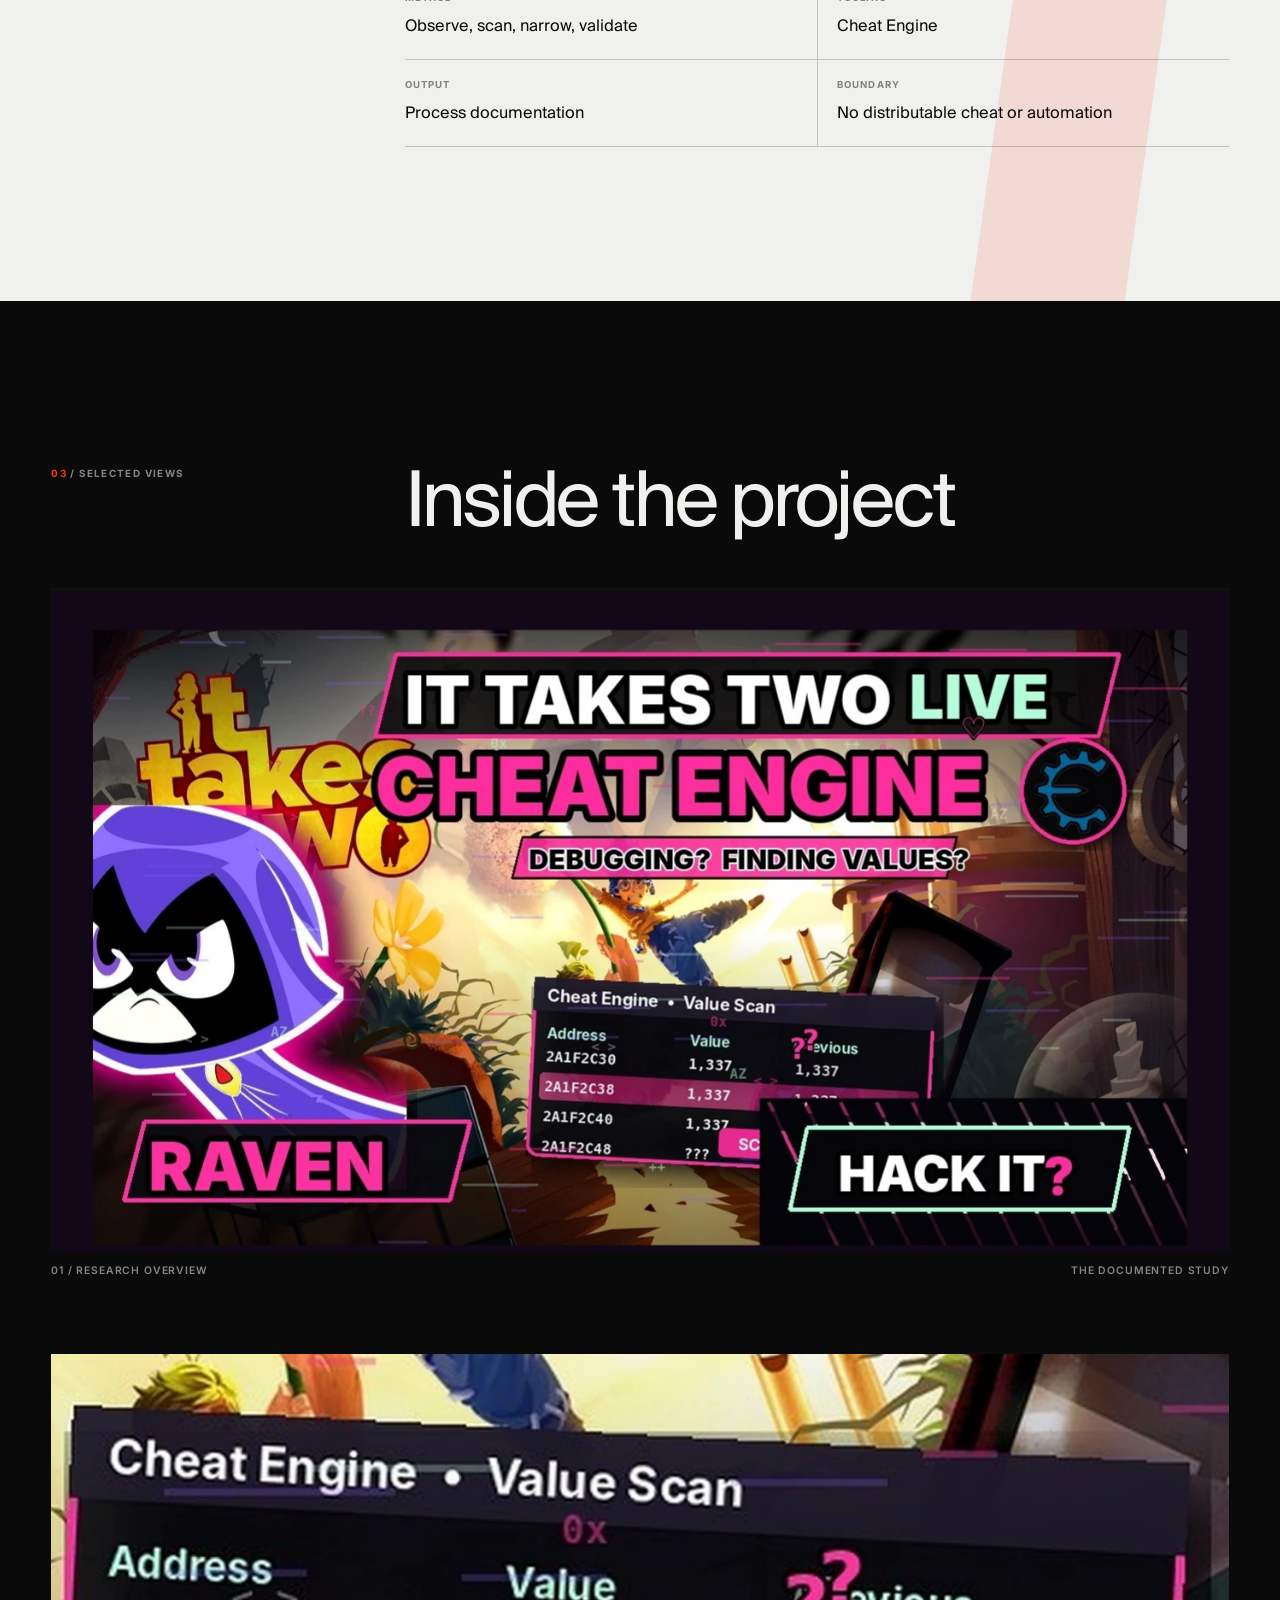
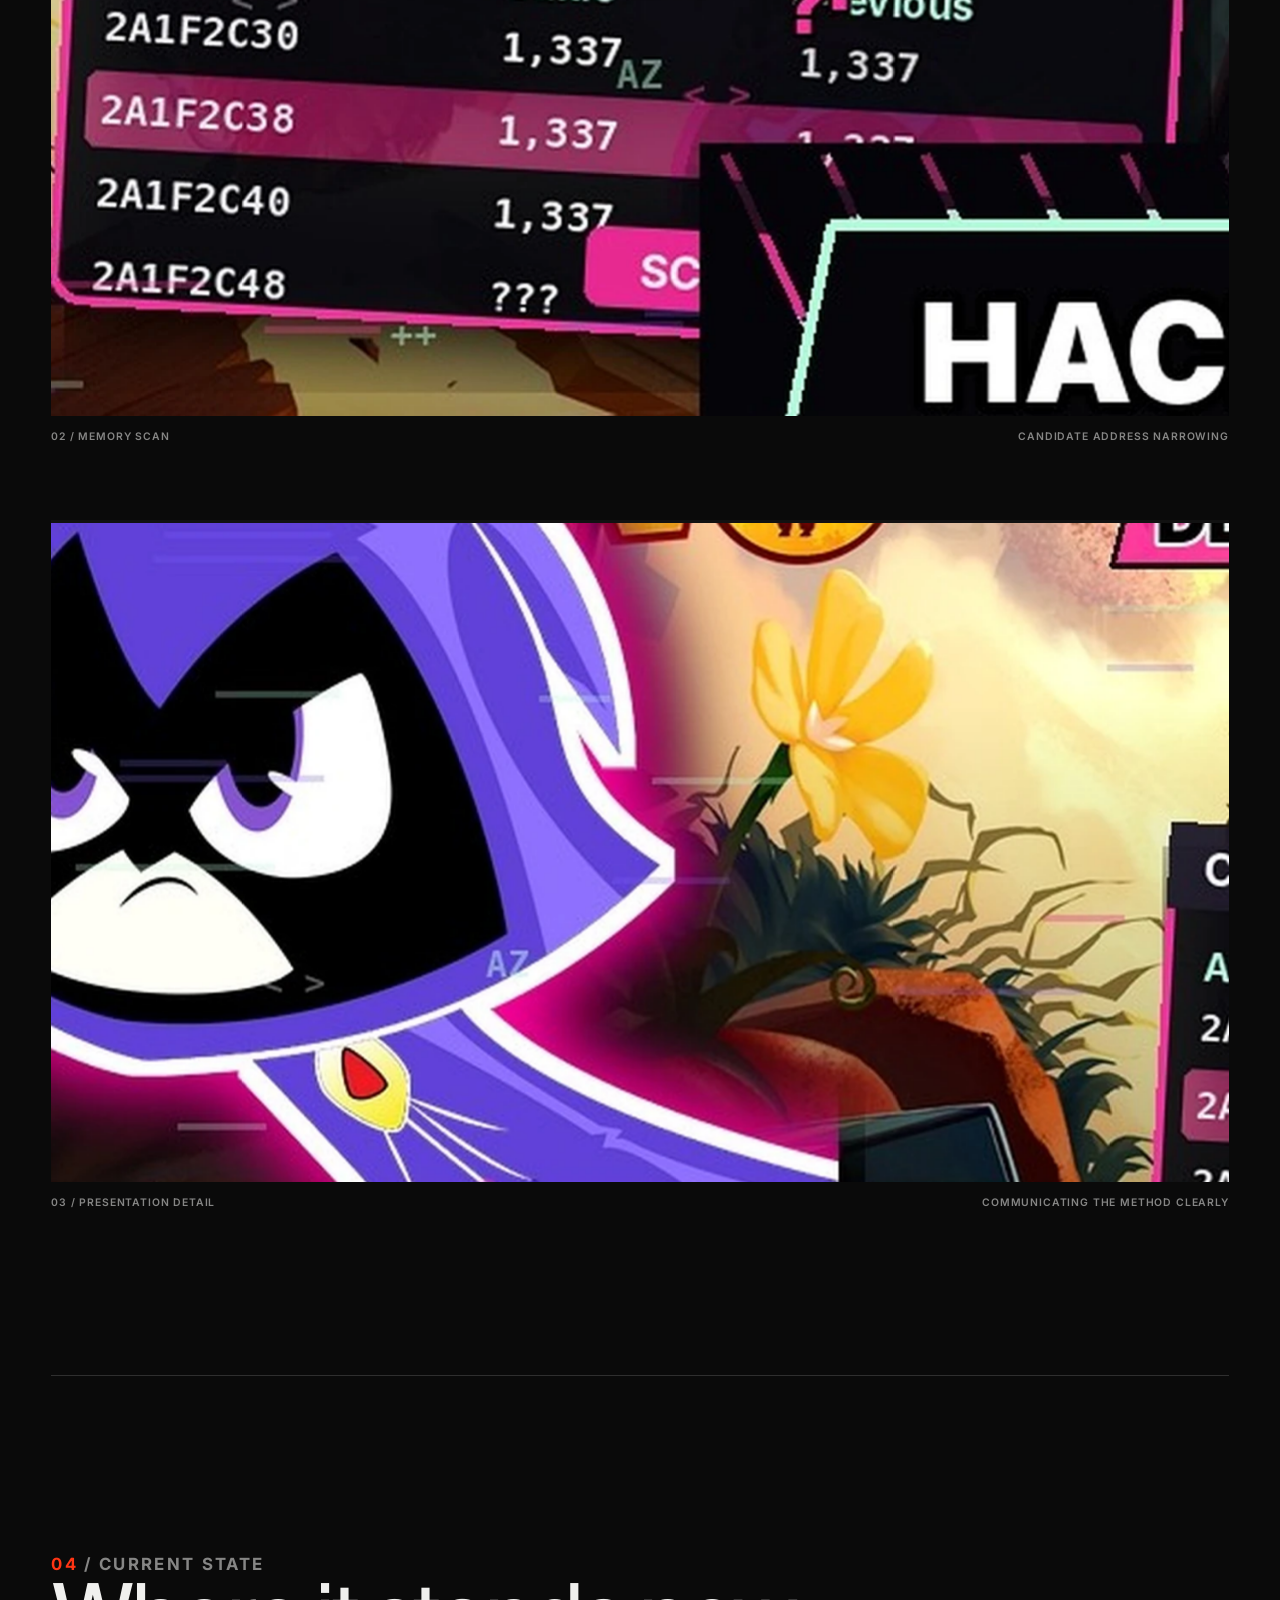
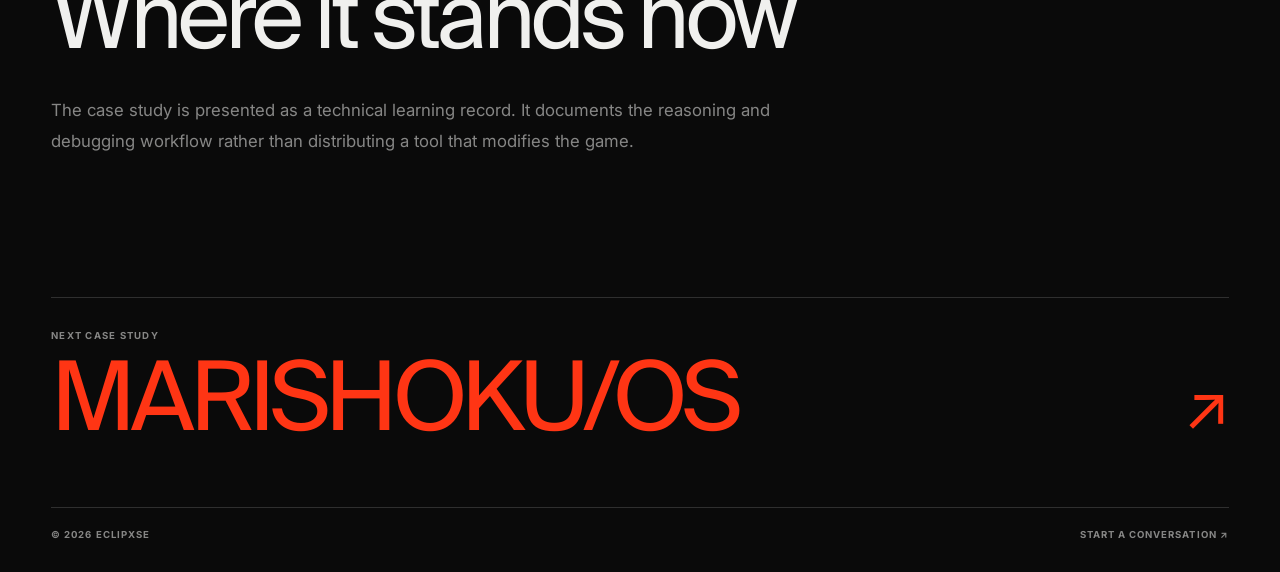
<file: works/game-research/index.html>
<!doctype html>
<html lang="en">
<head>
  <meta charset="utf-8">
  <meta name="viewport" content="width=device-width, initial-scale=1">
  <title>Game RE Study — Case study · Eclipxse</title>
  <meta name="description" content="A documented runtime-analysis study using observation, memory scanning and controlled value testing to understand a game&#x27;s internal state.">
  <meta name="theme-color" content="#0a0a0a">
  <link rel="canonical" href="https://eclipxse.in/works/game-research/">
  <meta property="og:type" content="article">
  <meta property="og:site_name" content="Eclipxse">
  <meta property="og:title" content="Game RE Study — Case study">
  <meta property="og:description" content="A documented runtime-analysis study using observation, memory scanning and controlled value testing to understand a game&#x27;s internal state.">
  <meta property="og:url" content="https://eclipxse.in/works/game-research/">
  <meta property="og:image" content="https://eclipxse.in/assets/images/social/game-research.jpg">
  <meta property="og:image:width" content="1200">
  <meta property="og:image:height" content="630">
  <meta property="og:image:alt" content="Game RE Study project preview">
  <meta name="twitter:card" content="summary_large_image">
  <meta name="twitter:title" content="Game RE Study — Case study">
  <meta name="twitter:description" content="A documented runtime-analysis study using observation, memory scanning and controlled value testing to understand a game&#x27;s internal state.">
  <meta name="twitter:image" content="https://eclipxse.in/assets/images/social/game-research.jpg">
  <meta name="twitter:image:alt" content="Game RE Study project preview">
  <link rel="icon" href="/assets/favicon/favicon.svg?v=4" type="image/svg+xml">
  <link rel="icon" href="/assets/favicon/favicon.ico?v=4" sizes="any">
  <link rel="apple-touch-icon" href="/assets/favicon/apple-touch-icon.png?v=4">
  <link rel="preconnect" href="https://fonts.googleapis.com">
  <link rel="preconnect" href="https://fonts.gstatic.com" crossorigin>
  <link href="https://fonts.googleapis.com/css2?family=Inter:wght@400;600;700&display=swap" rel="stylesheet">
  <link rel="stylesheet" href="/styles/case-study.css?v=20260723-r3">
  <script type="application/ld+json">{"@context":"https://schema.org","@type":"CreativeWork","name":"Game RE Study","url":"https://eclipxse.in/works/game-research/","image":"https://eclipxse.in/assets/images/social/game-research.jpg","description":"A documented runtime-analysis study using observation, memory scanning and controlled value testing to understand a game's internal state.","creator":{"@type":"Person","name":"Eclipxse","url":"https://eclipxse.in/"},"dateCreated":"2026"}</script>
</head>
<body class="project-game-research">
  <div class="scroll-progress" id="scroll-progress" aria-hidden="true"></div>
  <header class="case-header" id="case-header">
    <a class="case-brand" href="/" aria-label="Eclipxse home">Eclipxse</a>
    <nav class="case-nav" aria-label="Case study navigation">
      <a href="/works/">All work</a>
      <span>Case study</span>
      <span class="case-count">06 / 08</span>
    </nav>
  </header>

  <main>
    <section class="case-hero" aria-labelledby="case-title">
      <p class="case-kicker"><i aria-hidden="true"></i>Technical research · 2026</p>
      <h1 class="case-title" id="case-title">Game RE Study</h1>
      <p class="case-lead">A documented runtime-analysis study using observation, memory scanning and controlled value testing to understand a game&#x27;s internal state.</p>
      <div class="case-actions">
        <a class="case-action" href="#project-story">Read the story <span>↓</span></a>
      </div>
      <dl class="case-facts">
        <div class="case-fact"><dt>Role</dt><dd>Runtime analysis + documentation</dd></div>
        <div class="case-fact"><dt>Stack</dt><dd>Cheat Engine · Memory scanning · Debugging</dd></div>
        <div class="case-fact"><dt>Status</dt><dd>Research study</dd></div>
        <div class="case-fact"><dt>Year</dt><dd>2026</dd></div>
      </dl>
    </section>

    <figure class="case-hero-media">
      <img src="/assets/images/projects/EclipxseCovers/game-re-it-takes-two.webp" alt="Game reverse-engineering research presentation"
        width="1600" height="900" fetchpriority="high" decoding="async" data-parallax>
    </figure>

    <div class="case-content" id="project-story">
      <section class="case-section reveal">
        <p class="section-index"><span>01</span> / Overview</p>
        <div class="section-copy">
          <h2>Turning visible behaviour into testable state</h2>
          <p>The study starts with a visible change in the game, narrows possible addresses through repeated scans and then validates each candidate under controlled conditions. The point is the method: observe, form a hypothesis, test it and document what the runtime actually does.</p>
        </div>
      </section>

      <div class="focus-grid">
      <article class="focus-card reveal">
        <span>01</span>
        <h3>Runtime observation</h3>
        <p>A repeatable in-game behaviour creates a reliable before-and-after signal for the investigation.</p>
      </article>
      <article class="focus-card reveal">
        <span>02</span>
        <h3>Address narrowing</h3>
        <p>Successive value scans reduce a large memory space into candidates that can be validated individually.</p>
      </article>
      <article class="focus-card reveal">
        <span>03</span>
        <h3>Responsible documentation</h3>
        <p>The work records the analysis process and its limits without shipping a distributable cheat or automated exploit.</p>
      </article>
      </div>

      <section class="light-section">
        <div class="light-inner reveal">
          <p class="section-index"><span>02</span> / Build decisions</p>
          <div class="light-copy">
            <h2>Evidence before assumptions</h2>
            <p>Memory analysis becomes noise when each test changes several variables. This workflow keeps one observable condition at a time, records the scan state and retests candidates after scene or value changes before drawing a conclusion.</p>
            <dl class="build-list">
              <div><dt>Method</dt><dd>Observe, scan, narrow, validate</dd></div>
              <div><dt>Tooling</dt><dd>Cheat Engine</dd></div>
              <div><dt>Output</dt><dd>Process documentation</dd></div>
              <div><dt>Boundary</dt><dd>No distributable cheat or automation</dd></div>
            </dl>
          </div>
        </div>
      </section>

      <section class="gallery-section">
        <div class="gallery-head reveal">
          <p class="section-index"><span>03</span> / Selected views</p>
          <h2>Inside the project</h2>
        </div>
        <div class="gallery-list">
        <figure class="gallery-item reveal">
          <div class="gallery-frame">
            <img src="/assets/images/projects/galleries/game-research/research-thumbnail.webp" alt="Research overview — The documented study"
              loading="lazy" decoding="async" data-parallax>
          </div>
          <figcaption><span>01 / Research overview</span><span>The documented study</span></figcaption>
        </figure>
        <figure class="gallery-item reveal">
          <div class="gallery-frame">
            <img src="/assets/images/projects/galleries/game-research/memory-scan.webp" alt="Memory scan — Candidate address narrowing"
              loading="lazy" decoding="async" data-parallax>
          </div>
          <figcaption><span>02 / Memory scan</span><span>Candidate address narrowing</span></figcaption>
        </figure>
        <figure class="gallery-item reveal">
          <div class="gallery-frame">
            <img src="/assets/images/projects/galleries/game-research/raven-focus.webp" alt="Presentation detail — Communicating the method clearly"
              loading="lazy" decoding="async" data-parallax>
          </div>
          <figcaption><span>03 / Presentation detail</span><span>Communicating the method clearly</span></figcaption>
        </figure>
        </div>
      </section>

      <section class="case-end">
        <div class="case-end-copy reveal">
          <p class="section-index"><span>04</span> / Current state</p>
          <h2>Where it stands now</h2>
          <p>The case study is presented as a technical learning record. It documents the reasoning and debugging workflow rather than distributing a tool that modifies the game.</p>
        </div>
        <a class="next-project reveal" href="/works/marishoku-os/">
          <span>
            <small>Next case study</small>
            <strong>MARISHOKU/OS</strong>
          </span>
          <span aria-hidden="true">↗</span>
        </a>
      </section>
    </div>
  </main>

  <footer class="case-footer">
    <span>© 2026 Eclipxse</span>
    <a href="/contact/">Start a conversation ↗</a>
  </footer>
  <script src="/js/case-study.js?v=20260723-r1" defer></script>
</body>
</html>
</file>
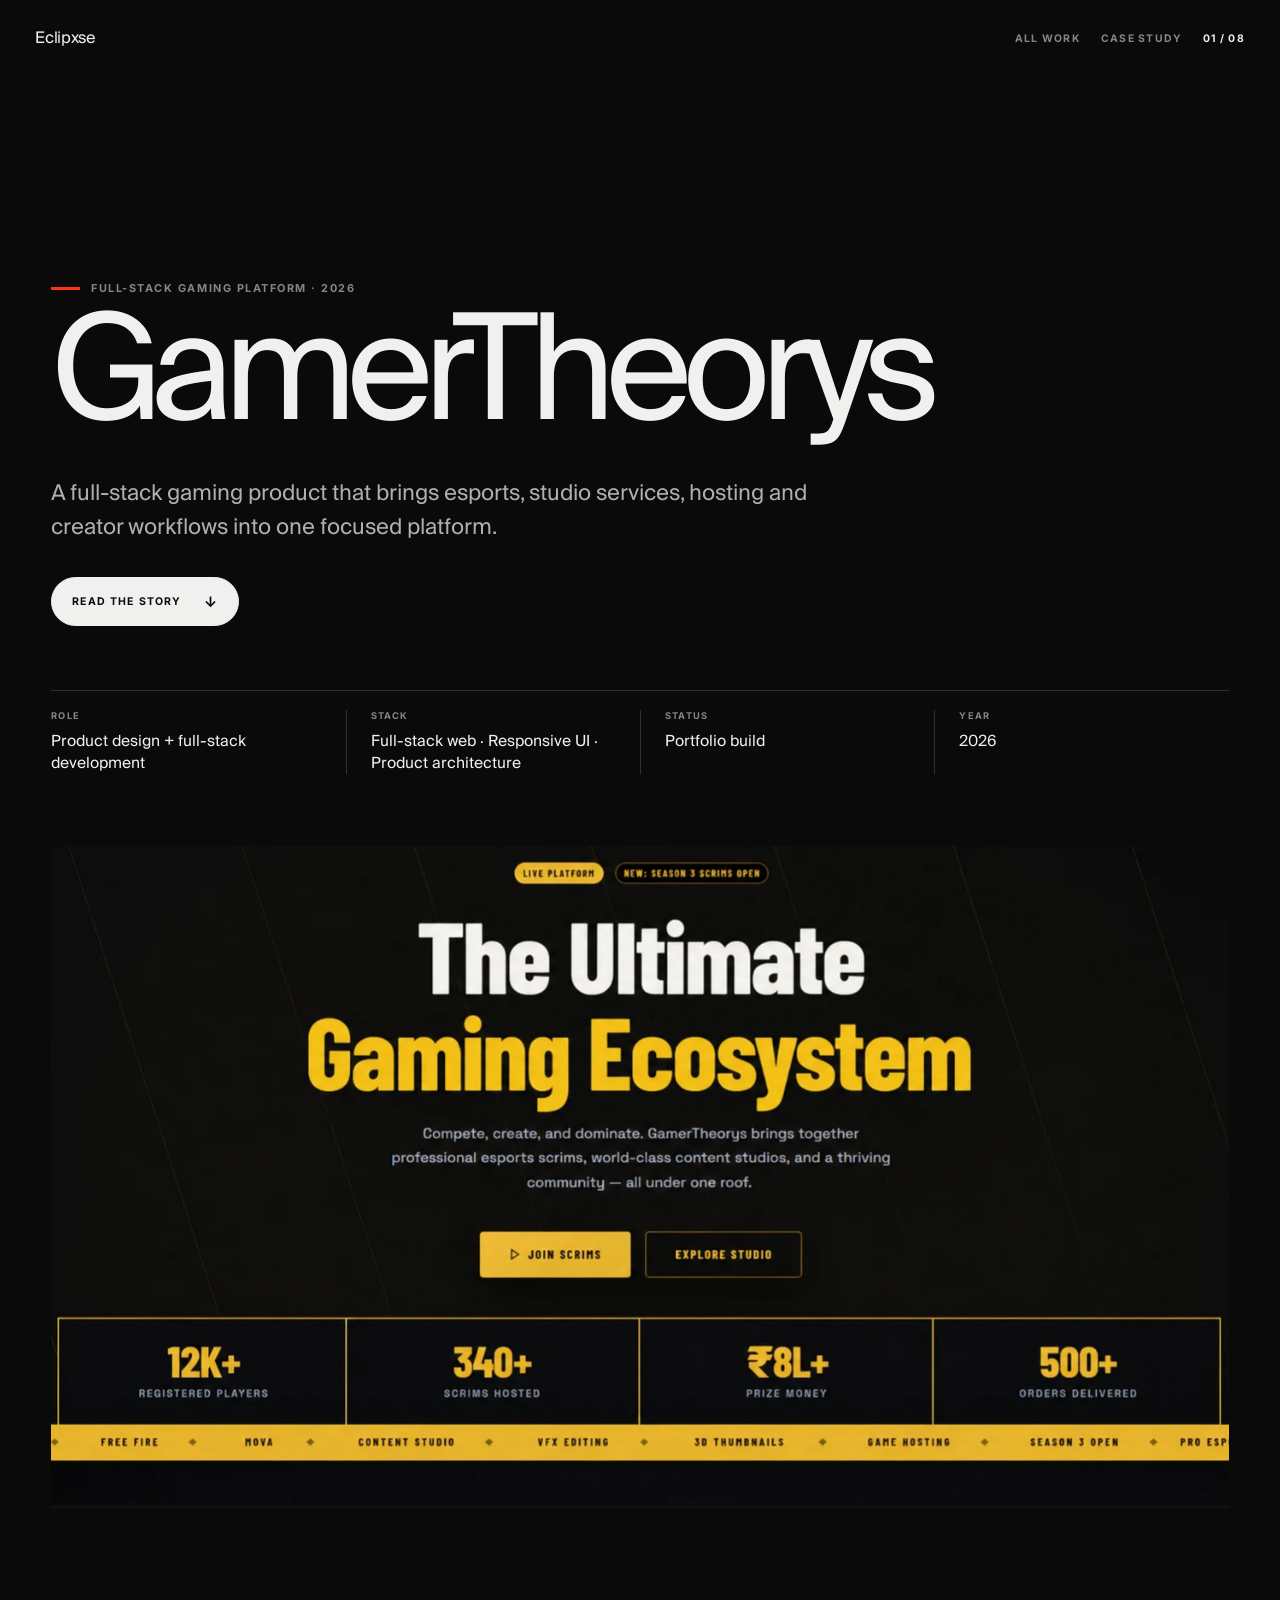
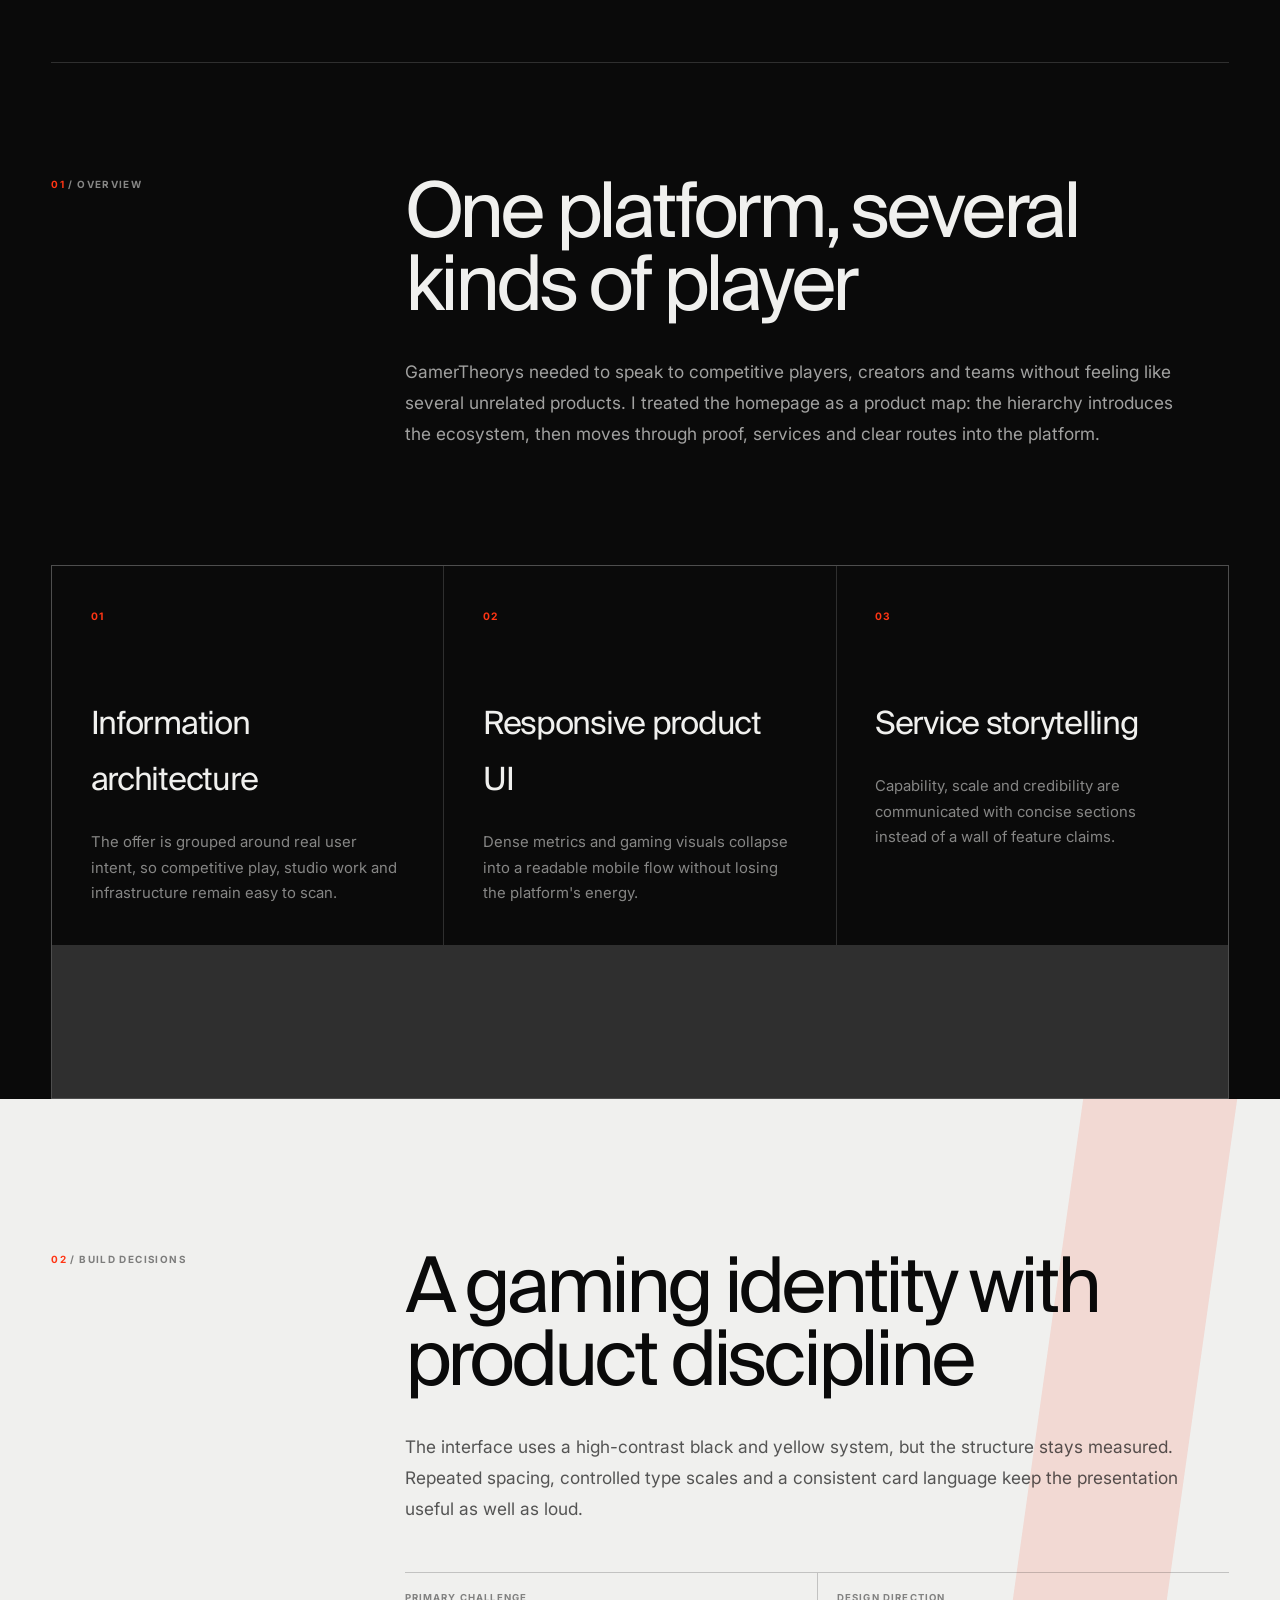
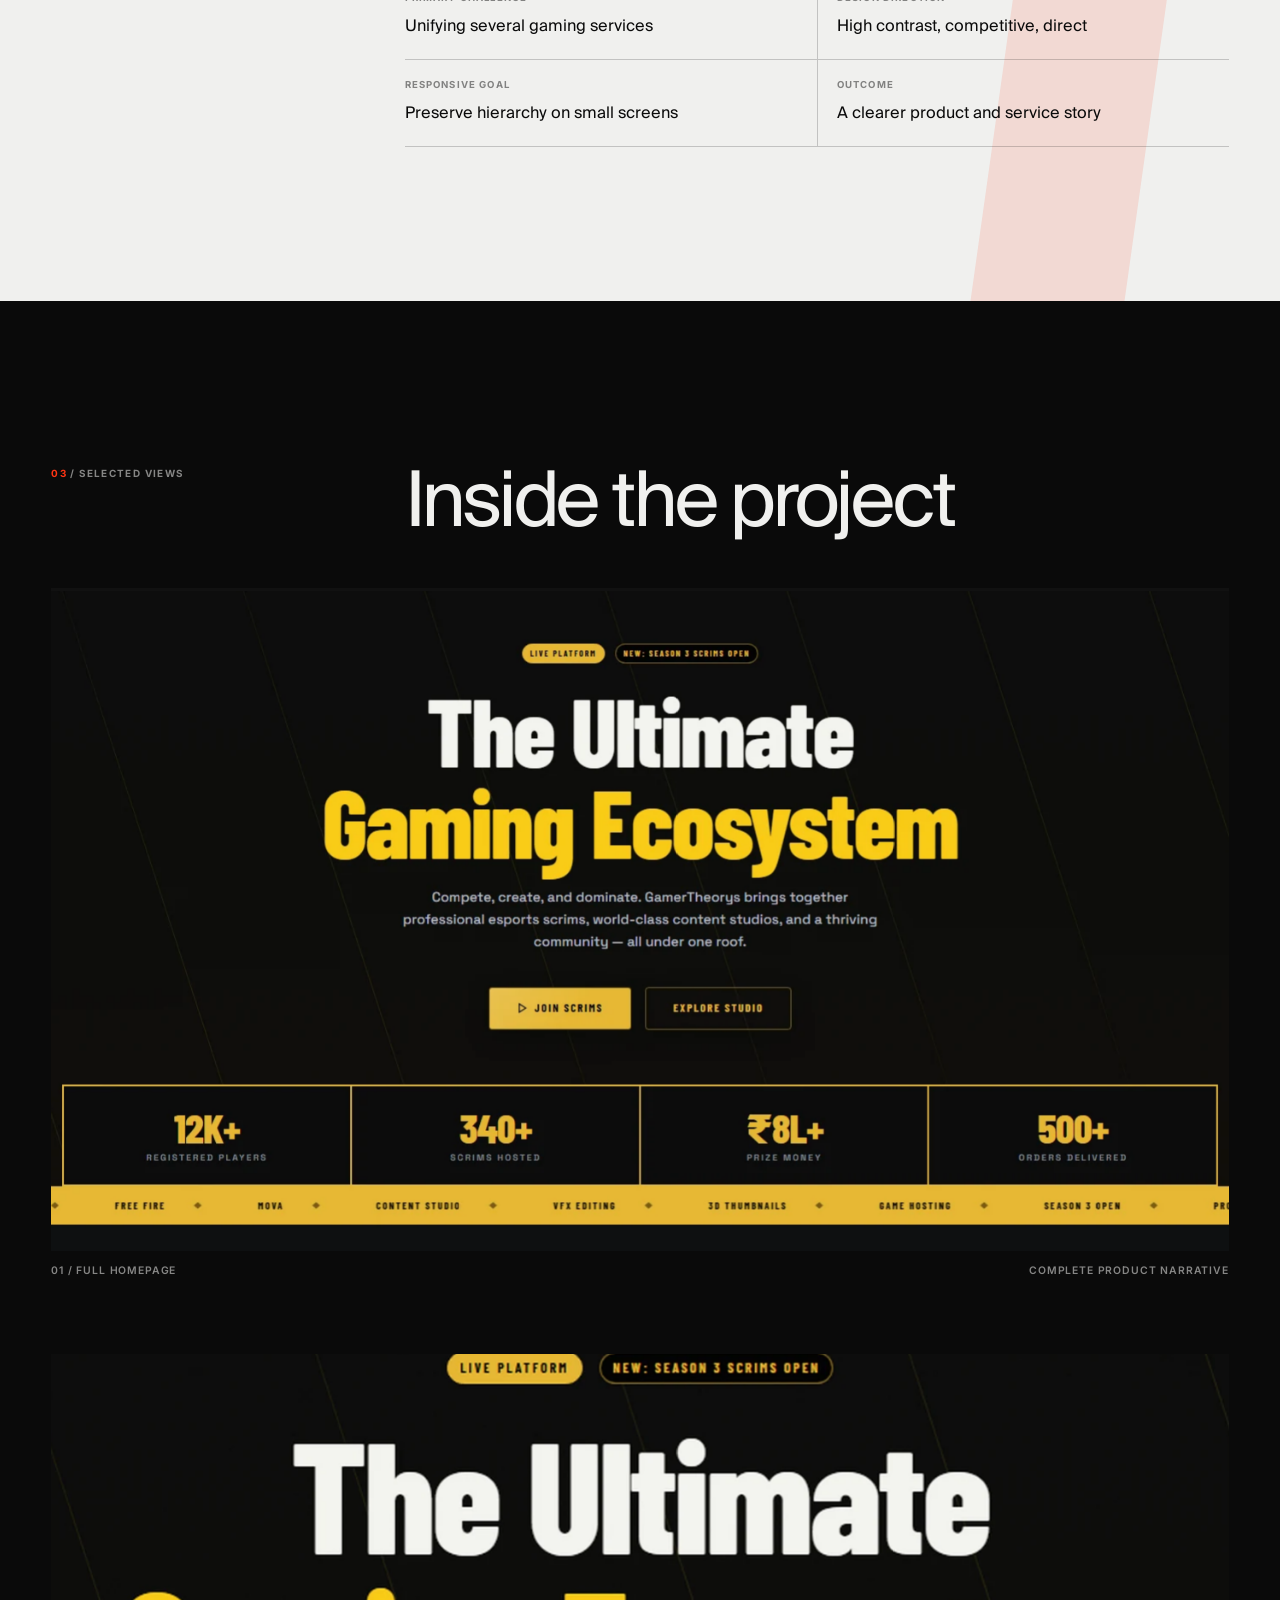
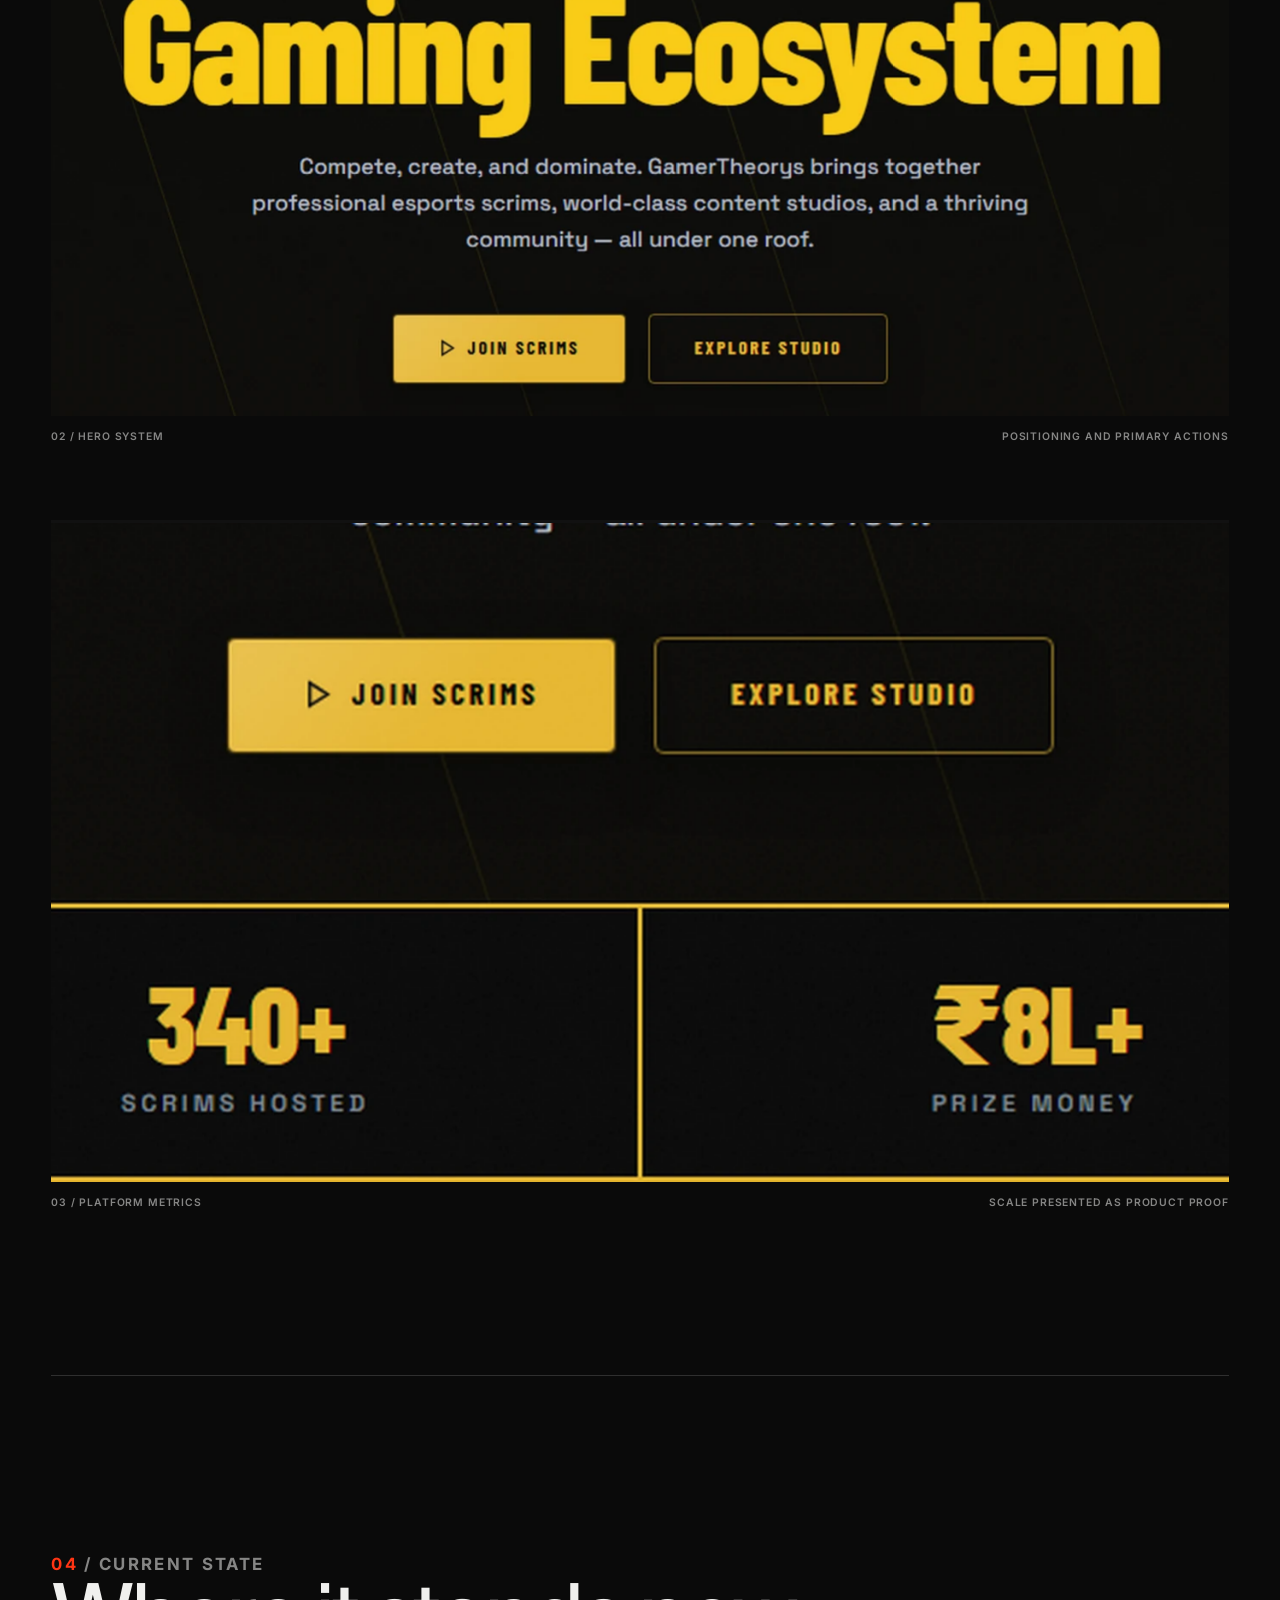
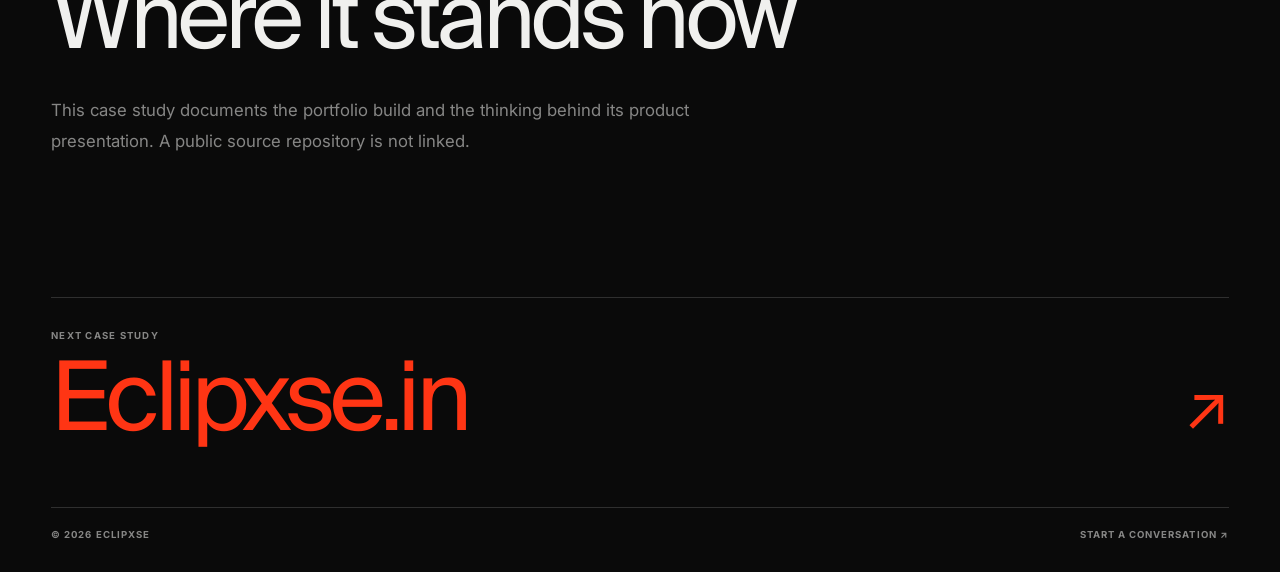
<file: works/gamertheorys/index.html>
<!doctype html>
<html lang="en">
<head>
  <meta charset="utf-8">
  <meta name="viewport" content="width=device-width, initial-scale=1">
  <title>GamerTheorys — Case study · Eclipxse</title>
  <meta name="description" content="A full-stack gaming product that brings esports, studio services, hosting and creator workflows into one focused platform.">
  <meta name="theme-color" content="#0a0a0a">
  <link rel="canonical" href="https://eclipxse.in/works/gamertheorys/">
  <meta property="og:type" content="article">
  <meta property="og:site_name" content="Eclipxse">
  <meta property="og:title" content="GamerTheorys — Case study">
  <meta property="og:description" content="A full-stack gaming product that brings esports, studio services, hosting and creator workflows into one focused platform.">
  <meta property="og:url" content="https://eclipxse.in/works/gamertheorys/">
  <meta property="og:image" content="https://eclipxse.in/assets/images/social/gamertheorys.jpg">
  <meta property="og:image:width" content="1200">
  <meta property="og:image:height" content="630">
  <meta property="og:image:alt" content="GamerTheorys project preview">
  <meta name="twitter:card" content="summary_large_image">
  <meta name="twitter:title" content="GamerTheorys — Case study">
  <meta name="twitter:description" content="A full-stack gaming product that brings esports, studio services, hosting and creator workflows into one focused platform.">
  <meta name="twitter:image" content="https://eclipxse.in/assets/images/social/gamertheorys.jpg">
  <meta name="twitter:image:alt" content="GamerTheorys project preview">
  <link rel="icon" href="/assets/favicon/favicon.svg?v=4" type="image/svg+xml">
  <link rel="icon" href="/assets/favicon/favicon.ico?v=4" sizes="any">
  <link rel="apple-touch-icon" href="/assets/favicon/apple-touch-icon.png?v=4">
  <link rel="preconnect" href="https://fonts.googleapis.com">
  <link rel="preconnect" href="https://fonts.gstatic.com" crossorigin>
  <link href="https://fonts.googleapis.com/css2?family=Inter:wght@400;600;700&display=swap" rel="stylesheet">
  <link rel="stylesheet" href="/styles/case-study.css?v=20260723-r3">
  <script type="application/ld+json">{"@context":"https://schema.org","@type":"CreativeWork","name":"GamerTheorys","url":"https://eclipxse.in/works/gamertheorys/","image":"https://eclipxse.in/assets/images/social/gamertheorys.jpg","description":"A full-stack gaming product that brings esports, studio services, hosting and creator workflows into one focused platform.","creator":{"@type":"Person","name":"Eclipxse","url":"https://eclipxse.in/"},"dateCreated":"2026"}</script>
</head>
<body class="project-gamertheorys">
  <div class="scroll-progress" id="scroll-progress" aria-hidden="true"></div>
  <header class="case-header" id="case-header">
    <a class="case-brand" href="/" aria-label="Eclipxse home">Eclipxse</a>
    <nav class="case-nav" aria-label="Case study navigation">
      <a href="/works/">All work</a>
      <span>Case study</span>
      <span class="case-count">01 / 08</span>
    </nav>
  </header>

  <main>
    <section class="case-hero" aria-labelledby="case-title">
      <p class="case-kicker"><i aria-hidden="true"></i>Full-stack gaming platform · 2026</p>
      <h1 class="case-title" id="case-title">GamerTheorys</h1>
      <p class="case-lead">A full-stack gaming product that brings esports, studio services, hosting and creator workflows into one focused platform.</p>
      <div class="case-actions">
        <a class="case-action" href="#project-story">Read the story <span>↓</span></a>
      </div>
      <dl class="case-facts">
        <div class="case-fact"><dt>Role</dt><dd>Product design + full-stack development</dd></div>
        <div class="case-fact"><dt>Stack</dt><dd>Full-stack web · Responsive UI · Product architecture</dd></div>
        <div class="case-fact"><dt>Status</dt><dd>Portfolio build</dd></div>
        <div class="case-fact"><dt>Year</dt><dd>2026</dd></div>
      </dl>
    </section>

    <figure class="case-hero-media">
      <img src="/assets/images/projects/EclipxseCovers/gamertheorys-polished.webp" alt="GamerTheorys gaming platform homepage"
        width="1600" height="900" fetchpriority="high" decoding="async" data-parallax>
    </figure>

    <div class="case-content" id="project-story">
      <section class="case-section reveal">
        <p class="section-index"><span>01</span> / Overview</p>
        <div class="section-copy">
          <h2>One platform, several kinds of player</h2>
          <p>GamerTheorys needed to speak to competitive players, creators and teams without feeling like several unrelated products. I treated the homepage as a product map: the hierarchy introduces the ecosystem, then moves through proof, services and clear routes into the platform.</p>
        </div>
      </section>

      <div class="focus-grid">
      <article class="focus-card reveal">
        <span>01</span>
        <h3>Information architecture</h3>
        <p>The offer is grouped around real user intent, so competitive play, studio work and infrastructure remain easy to scan.</p>
      </article>
      <article class="focus-card reveal">
        <span>02</span>
        <h3>Responsive product UI</h3>
        <p>Dense metrics and gaming visuals collapse into a readable mobile flow without losing the platform&#x27;s energy.</p>
      </article>
      <article class="focus-card reveal">
        <span>03</span>
        <h3>Service storytelling</h3>
        <p>Capability, scale and credibility are communicated with concise sections instead of a wall of feature claims.</p>
      </article>
      </div>

      <section class="light-section">
        <div class="light-inner reveal">
          <p class="section-index"><span>02</span> / Build decisions</p>
          <div class="light-copy">
            <h2>A gaming identity with product discipline</h2>
            <p>The interface uses a high-contrast black and yellow system, but the structure stays measured. Repeated spacing, controlled type scales and a consistent card language keep the presentation useful as well as loud.</p>
            <dl class="build-list">
              <div><dt>Primary challenge</dt><dd>Unifying several gaming services</dd></div>
              <div><dt>Design direction</dt><dd>High contrast, competitive, direct</dd></div>
              <div><dt>Responsive goal</dt><dd>Preserve hierarchy on small screens</dd></div>
              <div><dt>Outcome</dt><dd>A clearer product and service story</dd></div>
            </dl>
          </div>
        </div>
      </section>

      <section class="gallery-section">
        <div class="gallery-head reveal">
          <p class="section-index"><span>03</span> / Selected views</p>
          <h2>Inside the project</h2>
        </div>
        <div class="gallery-list">
        <figure class="gallery-item reveal">
          <div class="gallery-frame">
            <img src="/assets/images/projects/galleries/gamertheorys/full-homepage.webp" alt="Full homepage — Complete product narrative"
              loading="lazy" decoding="async" data-parallax>
          </div>
          <figcaption><span>01 / Full homepage</span><span>Complete product narrative</span></figcaption>
        </figure>
        <figure class="gallery-item reveal">
          <div class="gallery-frame">
            <img src="/assets/images/projects/galleries/gamertheorys/hero-focus.webp" alt="Hero system — Positioning and primary actions"
              loading="lazy" decoding="async" data-parallax>
          </div>
          <figcaption><span>02 / Hero system</span><span>Positioning and primary actions</span></figcaption>
        </figure>
        <figure class="gallery-item reveal">
          <div class="gallery-frame">
            <img src="/assets/images/projects/galleries/gamertheorys/platform-metrics.webp" alt="Platform metrics — Scale presented as product proof"
              loading="lazy" decoding="async" data-parallax>
          </div>
          <figcaption><span>03 / Platform metrics</span><span>Scale presented as product proof</span></figcaption>
        </figure>
        </div>
      </section>

      <section class="case-end">
        <div class="case-end-copy reveal">
          <p class="section-index"><span>04</span> / Current state</p>
          <h2>Where it stands now</h2>
          <p>This case study documents the portfolio build and the thinking behind its product presentation. A public source repository is not linked.</p>
        </div>
        <a class="next-project reveal" href="/works/eclipxse-in/">
          <span>
            <small>Next case study</small>
            <strong>Eclipxse.in</strong>
          </span>
          <span aria-hidden="true">↗</span>
        </a>
      </section>
    </div>
  </main>

  <footer class="case-footer">
    <span>© 2026 Eclipxse</span>
    <a href="/contact/">Start a conversation ↗</a>
  </footer>
  <script src="/js/case-study.js?v=20260723-r1" defer></script>
</body>
</html>
</file>
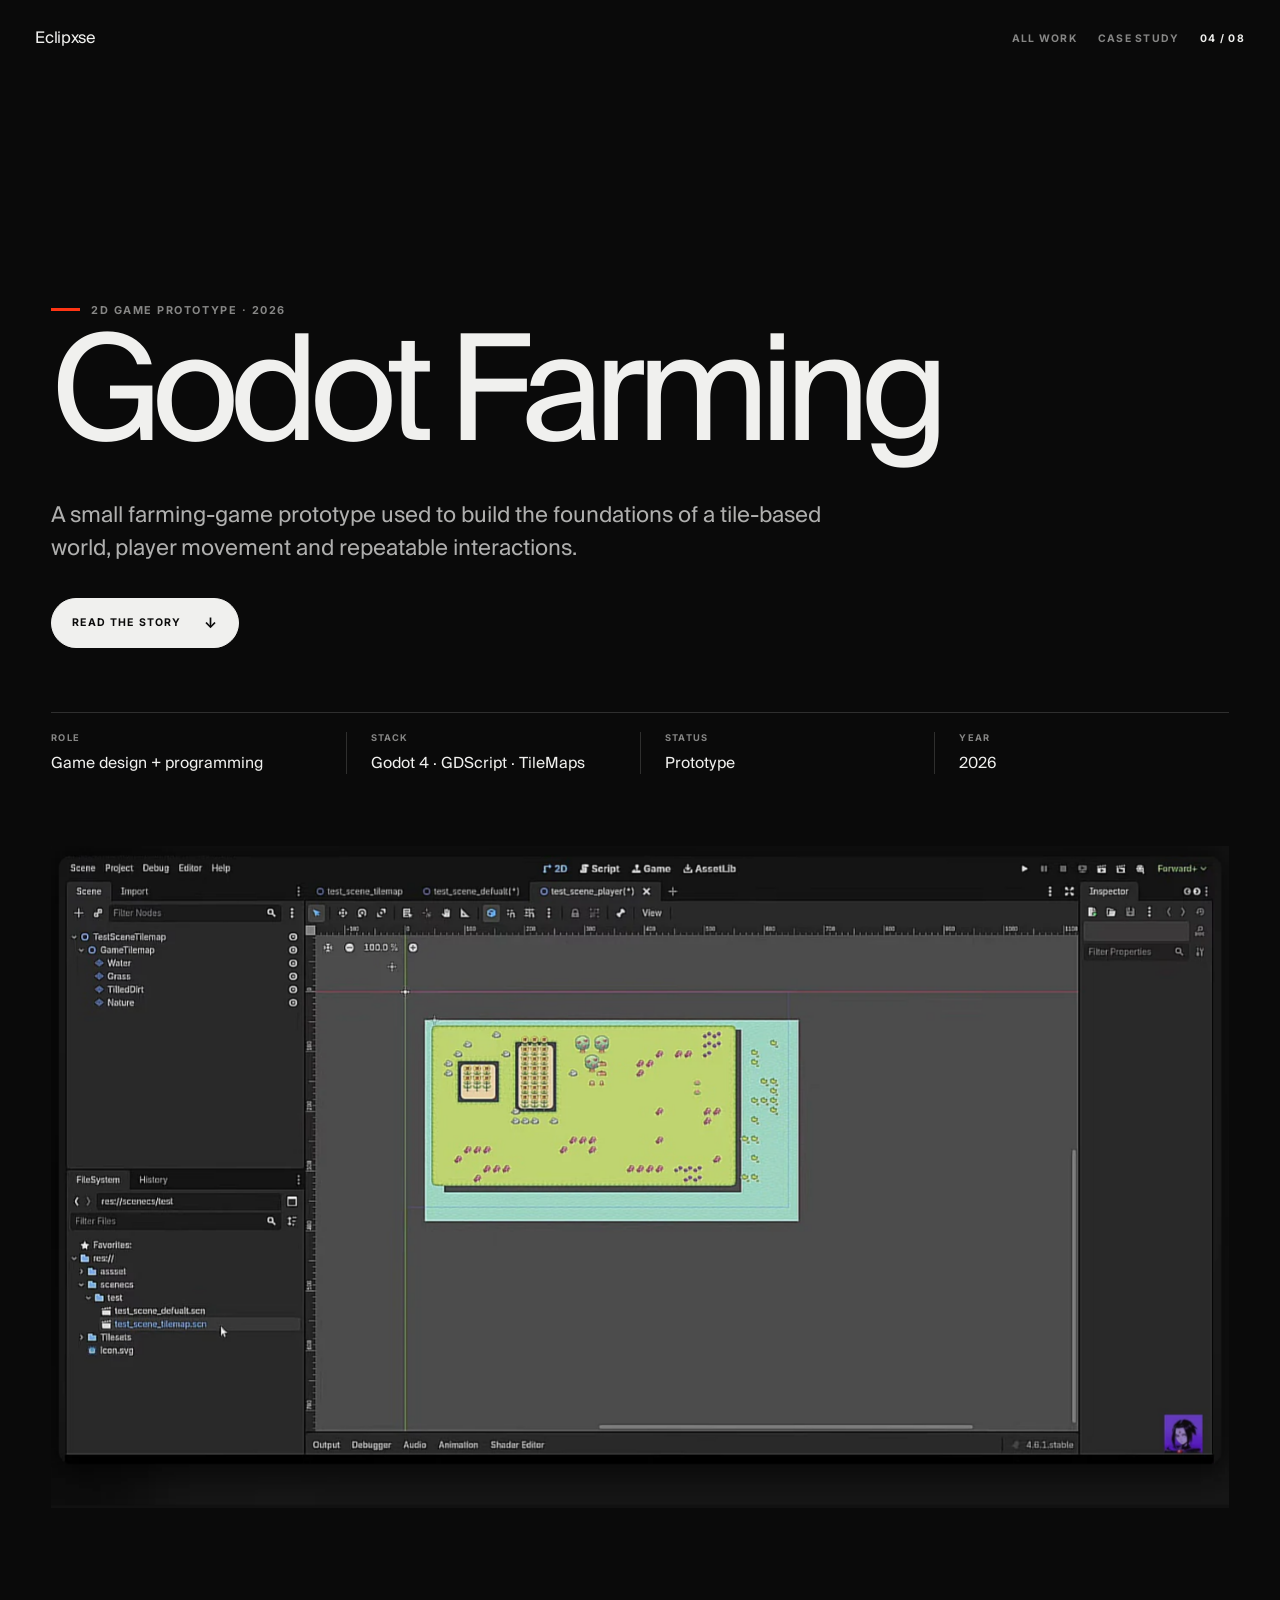
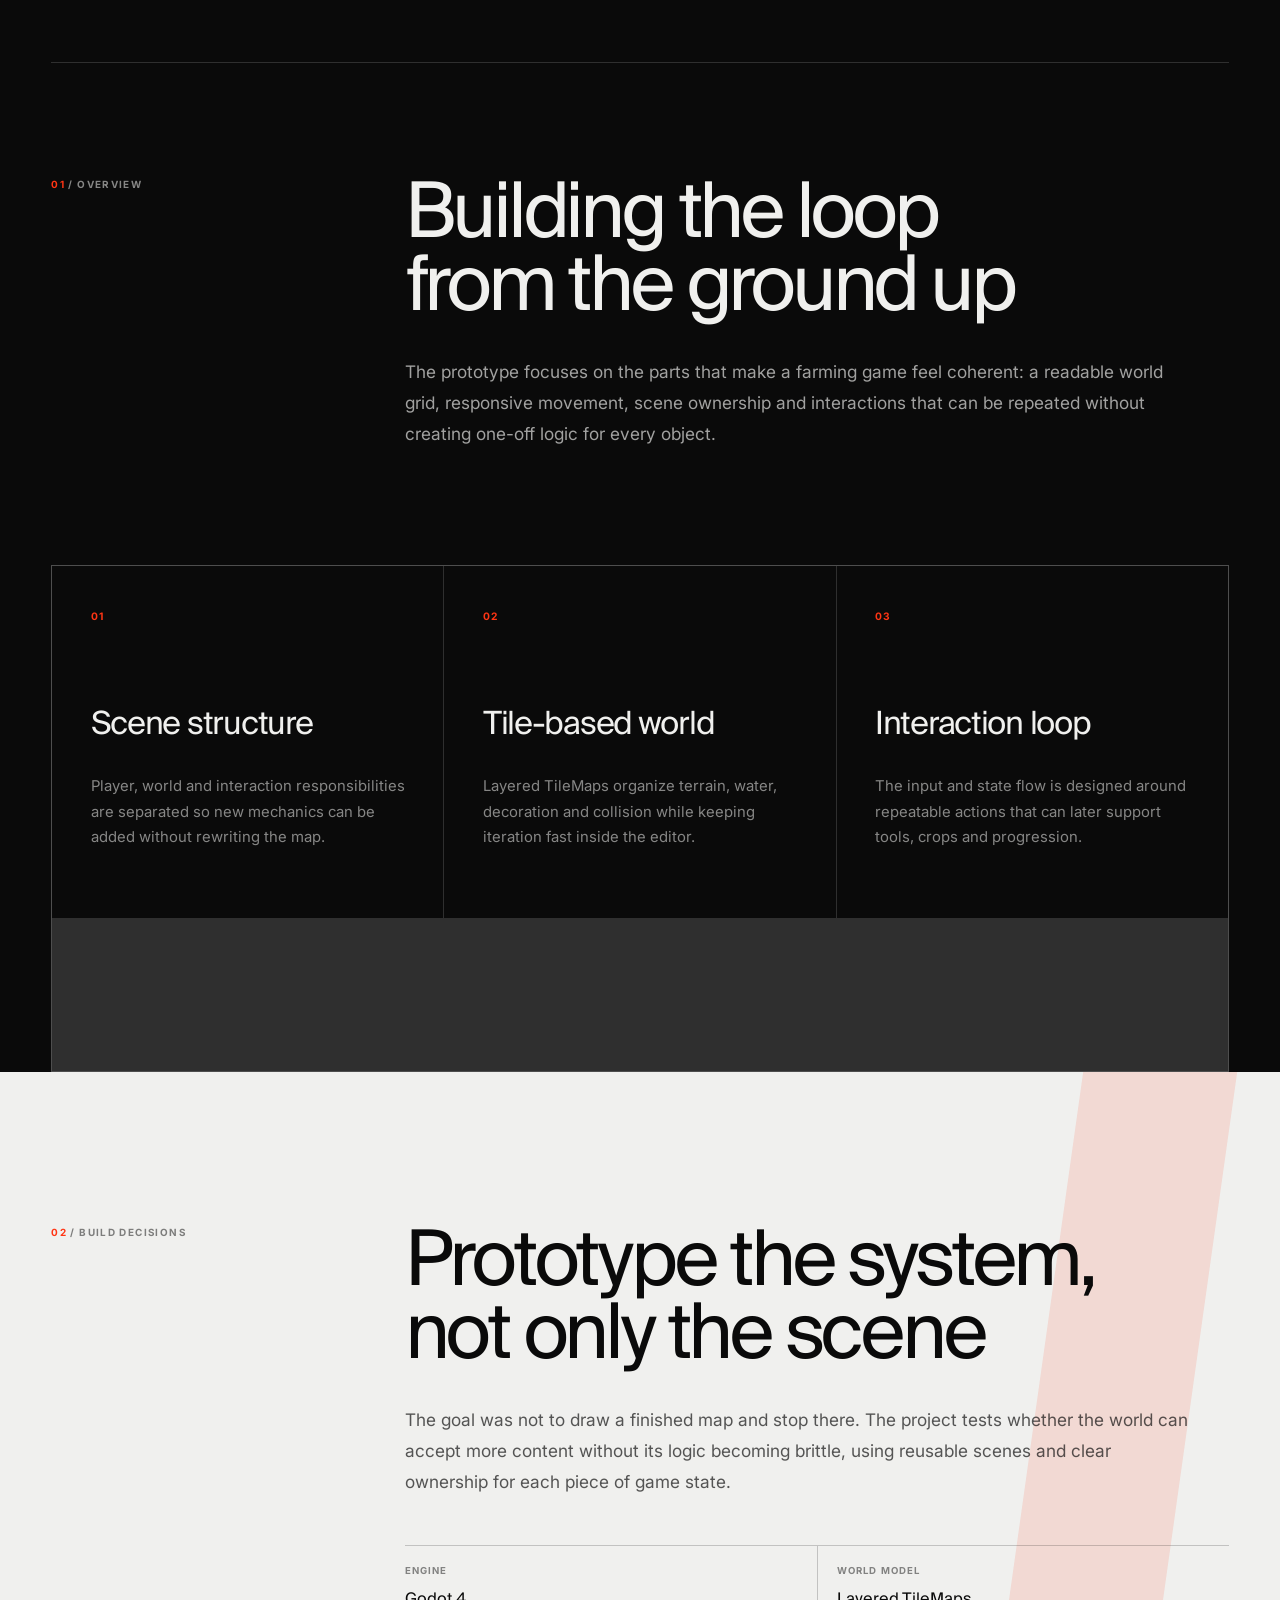
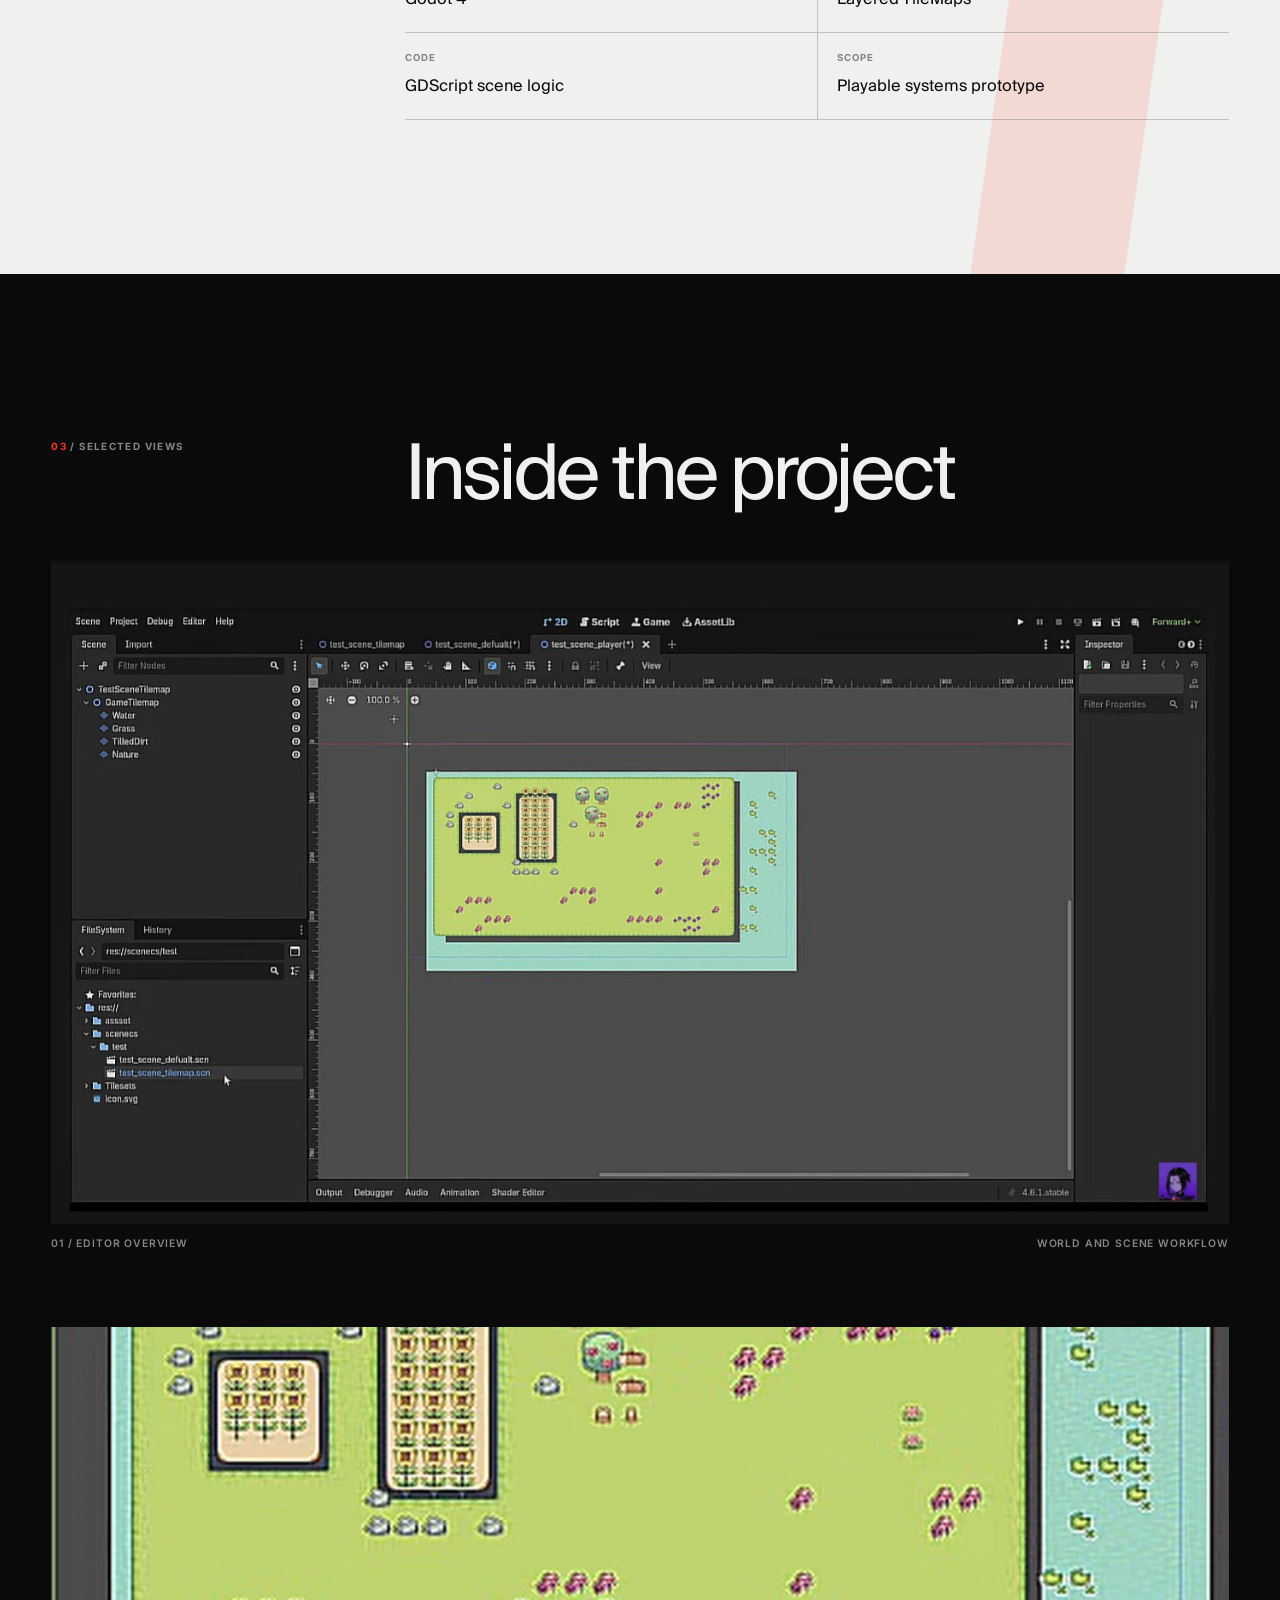
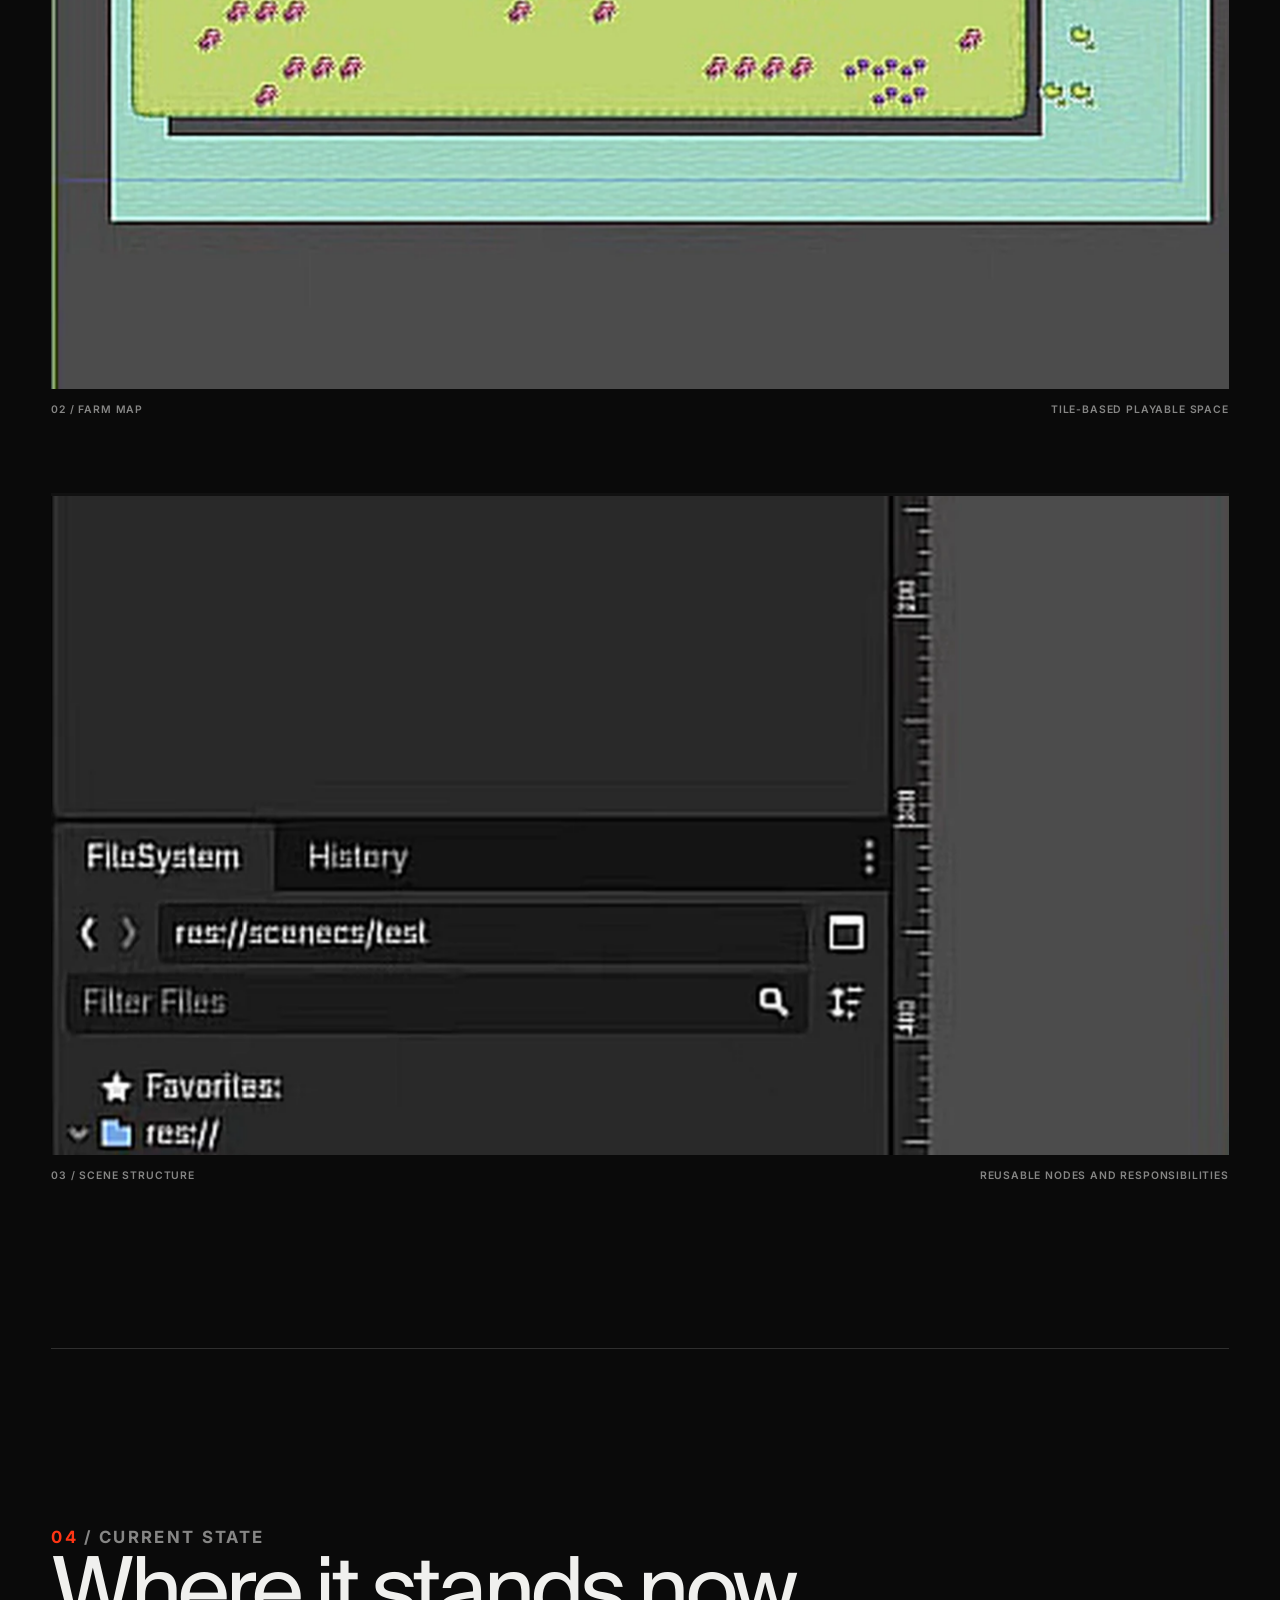
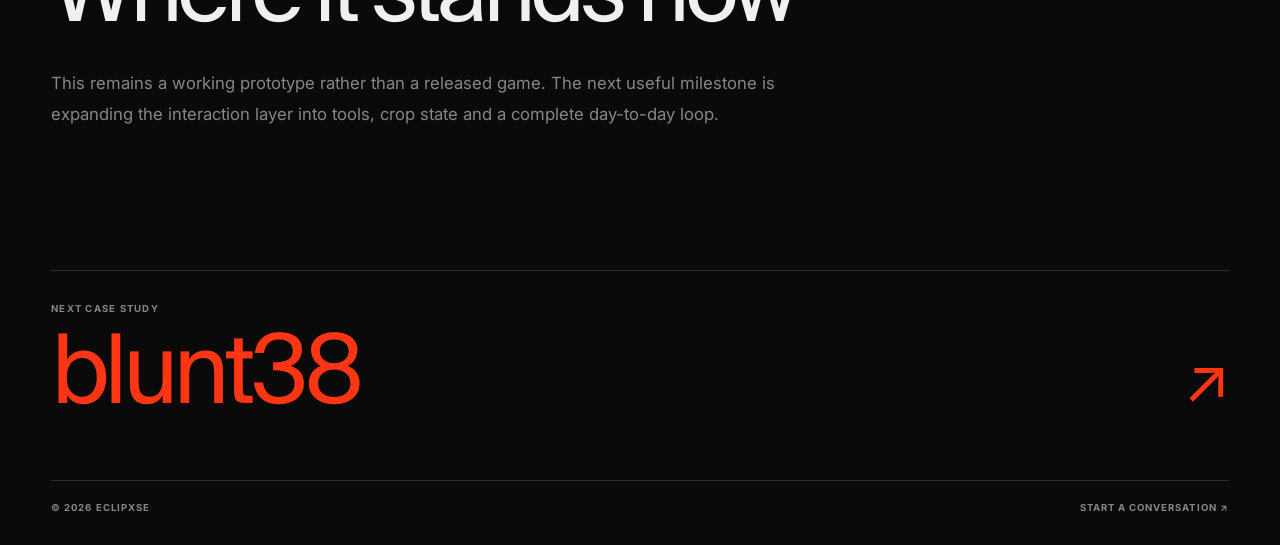
<file: works/godot-farming/index.html>
<!doctype html>
<html lang="en">
<head>
  <meta charset="utf-8">
  <meta name="viewport" content="width=device-width, initial-scale=1">
  <title>Godot Farming — Case study · Eclipxse</title>
  <meta name="description" content="A small farming-game prototype used to build the foundations of a tile-based world, player movement and repeatable interactions.">
  <meta name="theme-color" content="#0a0a0a">
  <link rel="canonical" href="https://eclipxse.in/works/godot-farming/">
  <meta property="og:type" content="article">
  <meta property="og:site_name" content="Eclipxse">
  <meta property="og:title" content="Godot Farming — Case study">
  <meta property="og:description" content="A small farming-game prototype used to build the foundations of a tile-based world, player movement and repeatable interactions.">
  <meta property="og:url" content="https://eclipxse.in/works/godot-farming/">
  <meta property="og:image" content="https://eclipxse.in/assets/images/social/godot-farming.jpg">
  <meta property="og:image:width" content="1200">
  <meta property="og:image:height" content="630">
  <meta property="og:image:alt" content="Godot Farming project preview">
  <meta name="twitter:card" content="summary_large_image">
  <meta name="twitter:title" content="Godot Farming — Case study">
  <meta name="twitter:description" content="A small farming-game prototype used to build the foundations of a tile-based world, player movement and repeatable interactions.">
  <meta name="twitter:image" content="https://eclipxse.in/assets/images/social/godot-farming.jpg">
  <meta name="twitter:image:alt" content="Godot Farming project preview">
  <link rel="icon" href="/assets/favicon/favicon.svg?v=4" type="image/svg+xml">
  <link rel="icon" href="/assets/favicon/favicon.ico?v=4" sizes="any">
  <link rel="apple-touch-icon" href="/assets/favicon/apple-touch-icon.png?v=4">
  <link rel="preconnect" href="https://fonts.googleapis.com">
  <link rel="preconnect" href="https://fonts.gstatic.com" crossorigin>
  <link href="https://fonts.googleapis.com/css2?family=Inter:wght@400;600;700&display=swap" rel="stylesheet">
  <link rel="stylesheet" href="/styles/case-study.css?v=20260723-r3">
  <script type="application/ld+json">{"@context":"https://schema.org","@type":"CreativeWork","name":"Godot Farming","url":"https://eclipxse.in/works/godot-farming/","image":"https://eclipxse.in/assets/images/social/godot-farming.jpg","description":"A small farming-game prototype used to build the foundations of a tile-based world, player movement and repeatable interactions.","creator":{"@type":"Person","name":"Eclipxse","url":"https://eclipxse.in/"},"dateCreated":"2026"}</script>
</head>
<body class="project-godot-farming">
  <div class="scroll-progress" id="scroll-progress" aria-hidden="true"></div>
  <header class="case-header" id="case-header">
    <a class="case-brand" href="/" aria-label="Eclipxse home">Eclipxse</a>
    <nav class="case-nav" aria-label="Case study navigation">
      <a href="/works/">All work</a>
      <span>Case study</span>
      <span class="case-count">04 / 08</span>
    </nav>
  </header>

  <main>
    <section class="case-hero" aria-labelledby="case-title">
      <p class="case-kicker"><i aria-hidden="true"></i>2D game prototype · 2026</p>
      <h1 class="case-title" id="case-title">Godot Farming</h1>
      <p class="case-lead">A small farming-game prototype used to build the foundations of a tile-based world, player movement and repeatable interactions.</p>
      <div class="case-actions">
        <a class="case-action" href="#project-story">Read the story <span>↓</span></a>
      </div>
      <dl class="case-facts">
        <div class="case-fact"><dt>Role</dt><dd>Game design + programming</dd></div>
        <div class="case-fact"><dt>Stack</dt><dd>Godot 4 · GDScript · TileMaps</dd></div>
        <div class="case-fact"><dt>Status</dt><dd>Prototype</dd></div>
        <div class="case-fact"><dt>Year</dt><dd>2026</dd></div>
      </dl>
    </section>

    <figure class="case-hero-media">
      <img src="/assets/images/projects/EclipxseCovers/godot-farming-real.webp" alt="Godot editor showing the farming game prototype"
        width="1600" height="900" fetchpriority="high" decoding="async" data-parallax>
    </figure>

    <div class="case-content" id="project-story">
      <section class="case-section reveal">
        <p class="section-index"><span>01</span> / Overview</p>
        <div class="section-copy">
          <h2>Building the loop from the ground up</h2>
          <p>The prototype focuses on the parts that make a farming game feel coherent: a readable world grid, responsive movement, scene ownership and interactions that can be repeated without creating one-off logic for every object.</p>
        </div>
      </section>

      <div class="focus-grid">
      <article class="focus-card reveal">
        <span>01</span>
        <h3>Scene structure</h3>
        <p>Player, world and interaction responsibilities are separated so new mechanics can be added without rewriting the map.</p>
      </article>
      <article class="focus-card reveal">
        <span>02</span>
        <h3>Tile-based world</h3>
        <p>Layered TileMaps organize terrain, water, decoration and collision while keeping iteration fast inside the editor.</p>
      </article>
      <article class="focus-card reveal">
        <span>03</span>
        <h3>Interaction loop</h3>
        <p>The input and state flow is designed around repeatable actions that can later support tools, crops and progression.</p>
      </article>
      </div>

      <section class="light-section">
        <div class="light-inner reveal">
          <p class="section-index"><span>02</span> / Build decisions</p>
          <div class="light-copy">
            <h2>Prototype the system, not only the scene</h2>
            <p>The goal was not to draw a finished map and stop there. The project tests whether the world can accept more content without its logic becoming brittle, using reusable scenes and clear ownership for each piece of game state.</p>
            <dl class="build-list">
              <div><dt>Engine</dt><dd>Godot 4</dd></div>
              <div><dt>World model</dt><dd>Layered TileMaps</dd></div>
              <div><dt>Code</dt><dd>GDScript scene logic</dd></div>
              <div><dt>Scope</dt><dd>Playable systems prototype</dd></div>
            </dl>
          </div>
        </div>
      </section>

      <section class="gallery-section">
        <div class="gallery-head reveal">
          <p class="section-index"><span>03</span> / Selected views</p>
          <h2>Inside the project</h2>
        </div>
        <div class="gallery-list">
        <figure class="gallery-item reveal">
          <div class="gallery-frame">
            <img src="/assets/images/projects/galleries/godot-farming/godot-editor.webp" alt="Editor overview — World and scene workflow"
              loading="lazy" decoding="async" data-parallax>
          </div>
          <figcaption><span>01 / Editor overview</span><span>World and scene workflow</span></figcaption>
        </figure>
        <figure class="gallery-item reveal">
          <div class="gallery-frame">
            <img src="/assets/images/projects/galleries/godot-farming/farm-map.webp" alt="Farm map — Tile-based playable space"
              loading="lazy" decoding="async" data-parallax>
          </div>
          <figcaption><span>02 / Farm map</span><span>Tile-based playable space</span></figcaption>
        </figure>
        <figure class="gallery-item reveal">
          <div class="gallery-frame">
            <img src="/assets/images/projects/galleries/godot-farming/scene-structure.webp" alt="Scene structure — Reusable nodes and responsibilities"
              loading="lazy" decoding="async" data-parallax>
          </div>
          <figcaption><span>03 / Scene structure</span><span>Reusable nodes and responsibilities</span></figcaption>
        </figure>
        </div>
      </section>

      <section class="case-end">
        <div class="case-end-copy reveal">
          <p class="section-index"><span>04</span> / Current state</p>
          <h2>Where it stands now</h2>
          <p>This remains a working prototype rather than a released game. The next useful milestone is expanding the interaction layer into tools, crop state and a complete day-to-day loop.</p>
        </div>
        <a class="next-project reveal" href="/works/blunt38/">
          <span>
            <small>Next case study</small>
            <strong>blunt38</strong>
          </span>
          <span aria-hidden="true">↗</span>
        </a>
      </section>
    </div>
  </main>

  <footer class="case-footer">
    <span>© 2026 Eclipxse</span>
    <a href="/contact/">Start a conversation ↗</a>
  </footer>
  <script src="/js/case-study.js?v=20260723-r1" defer></script>
</body>
</html>
</file>
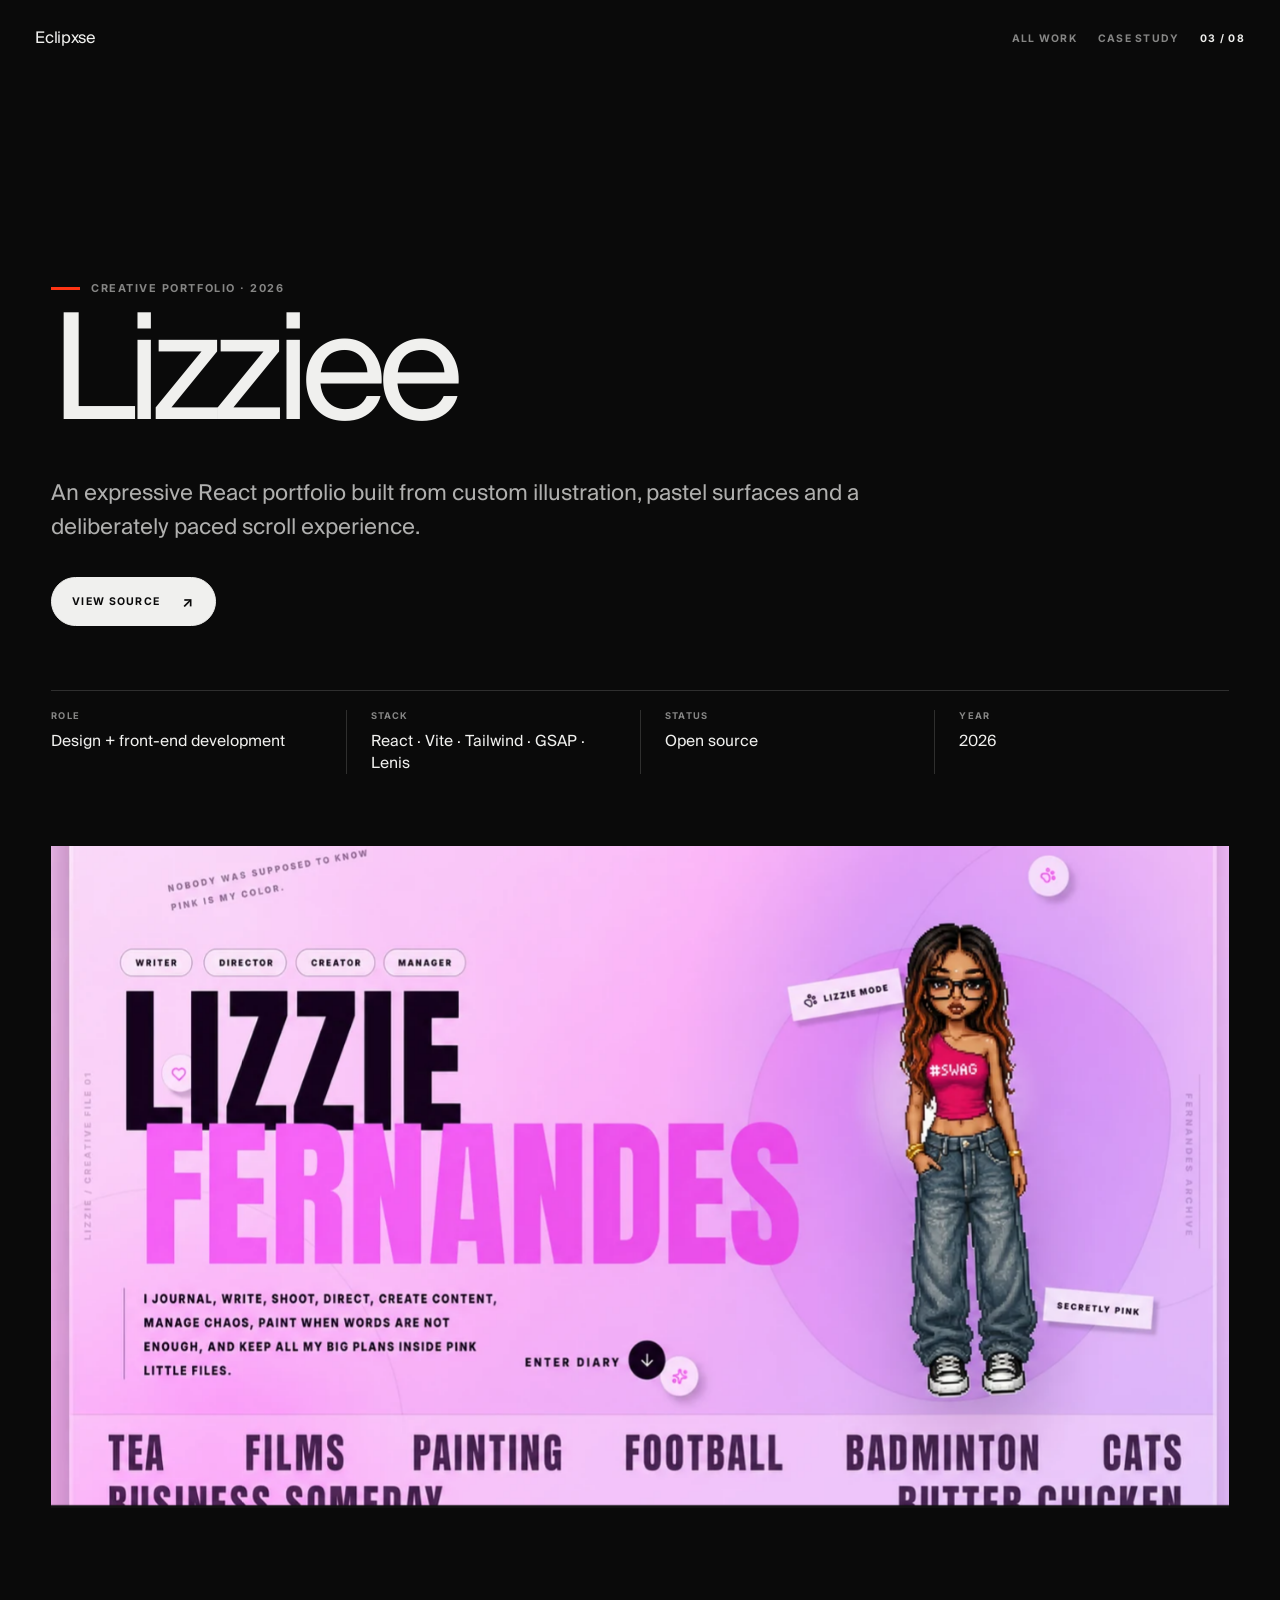
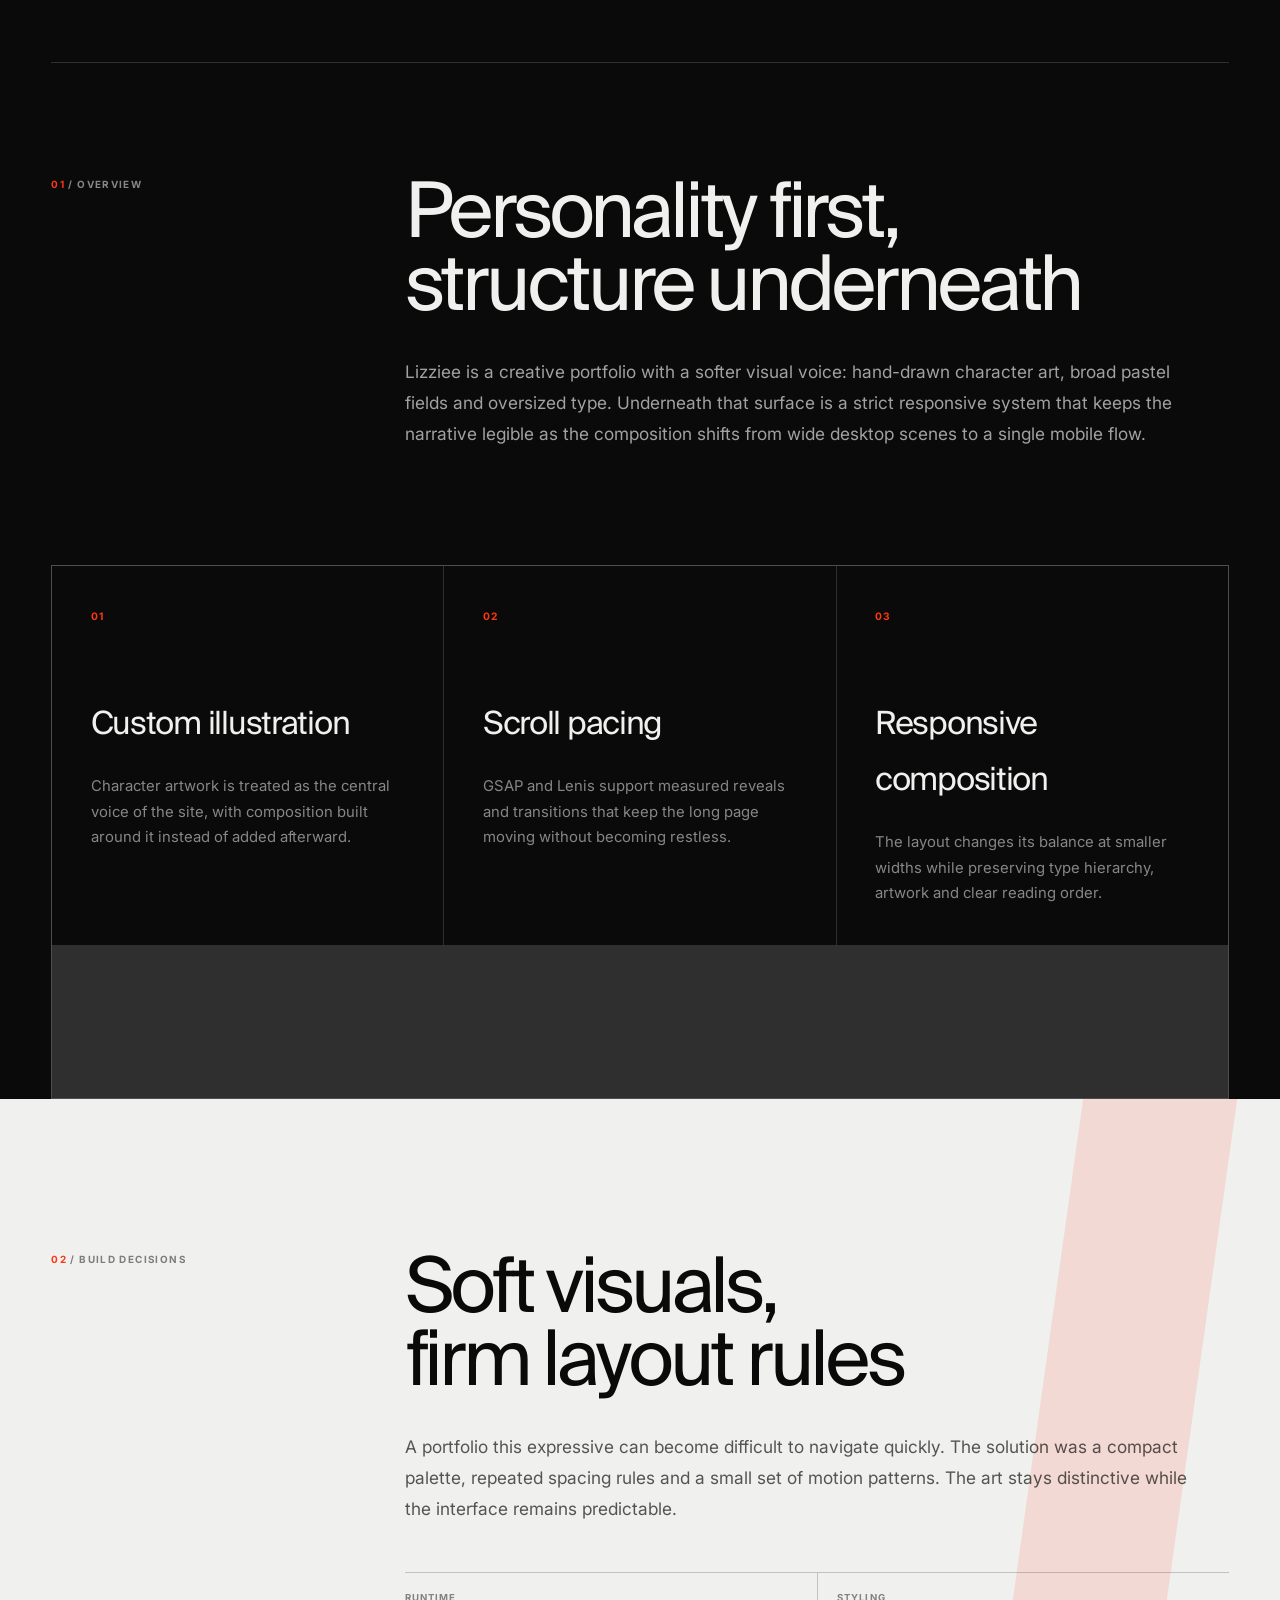
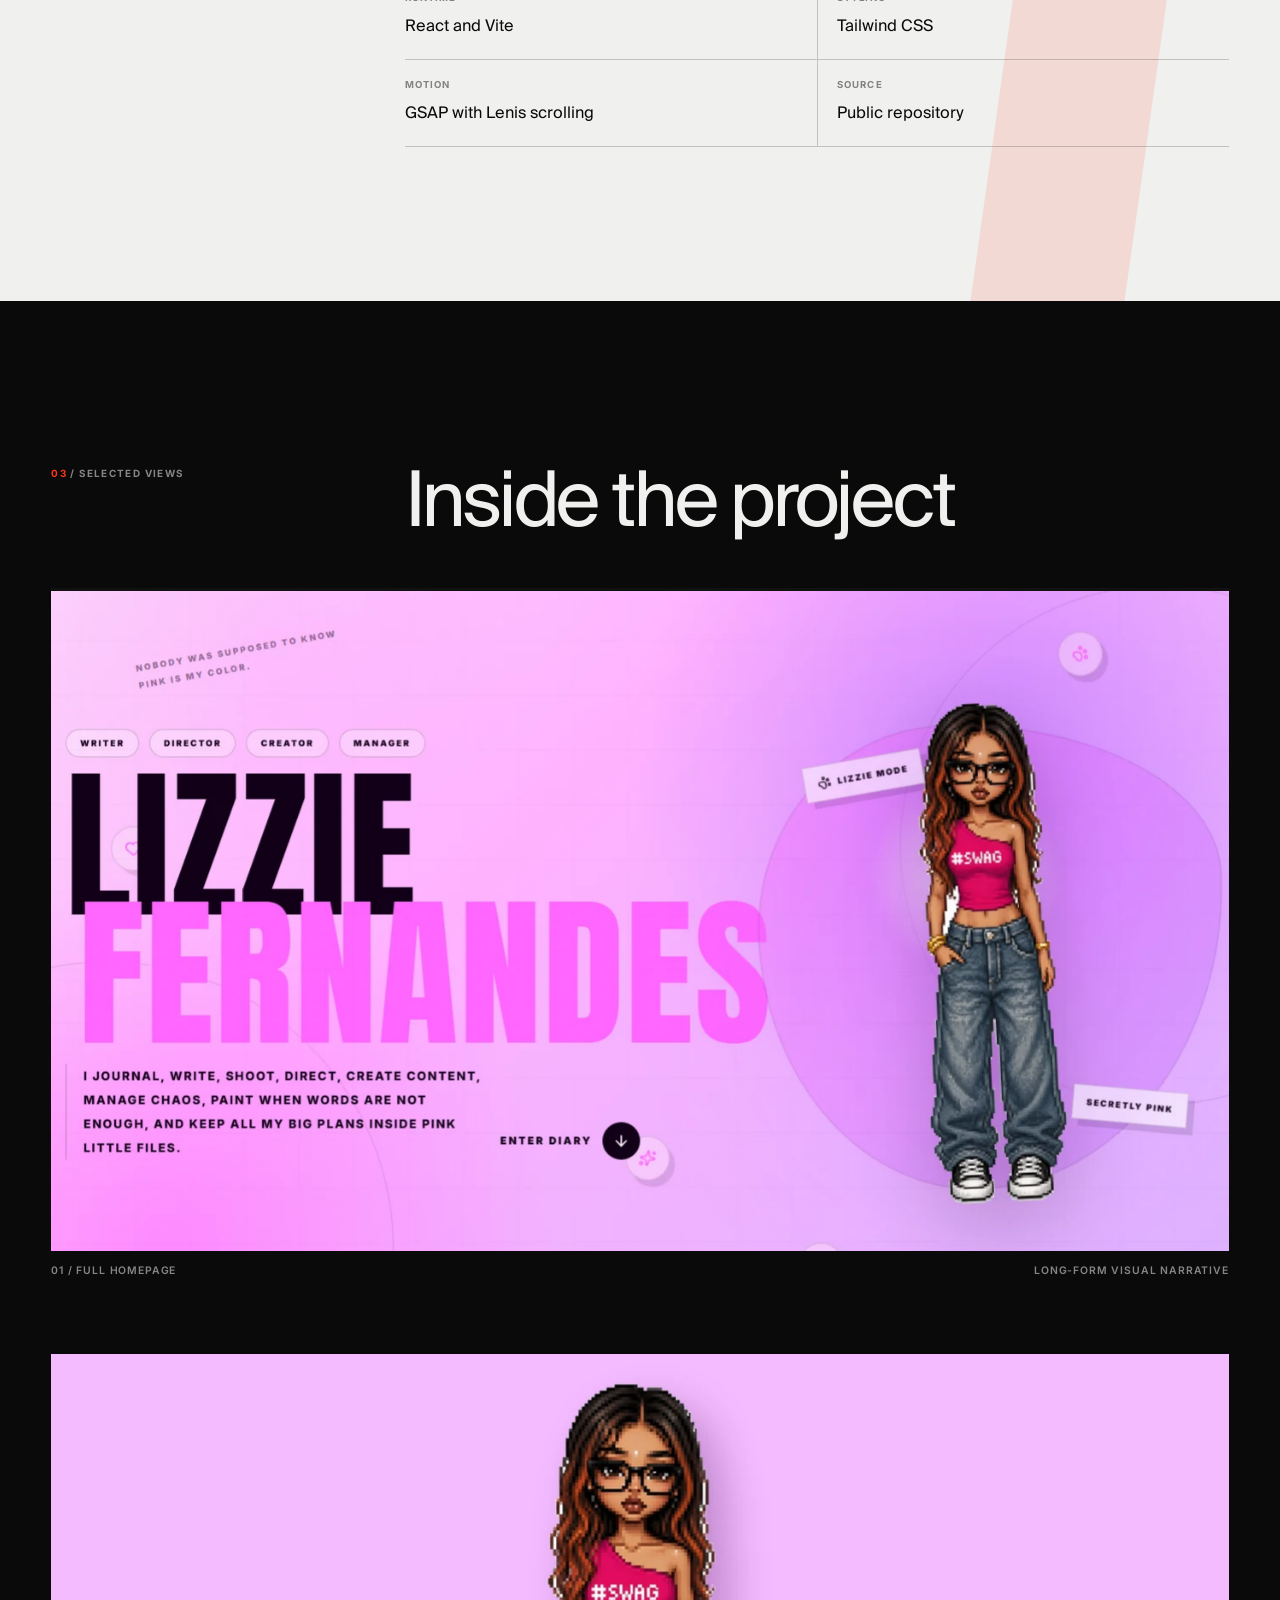
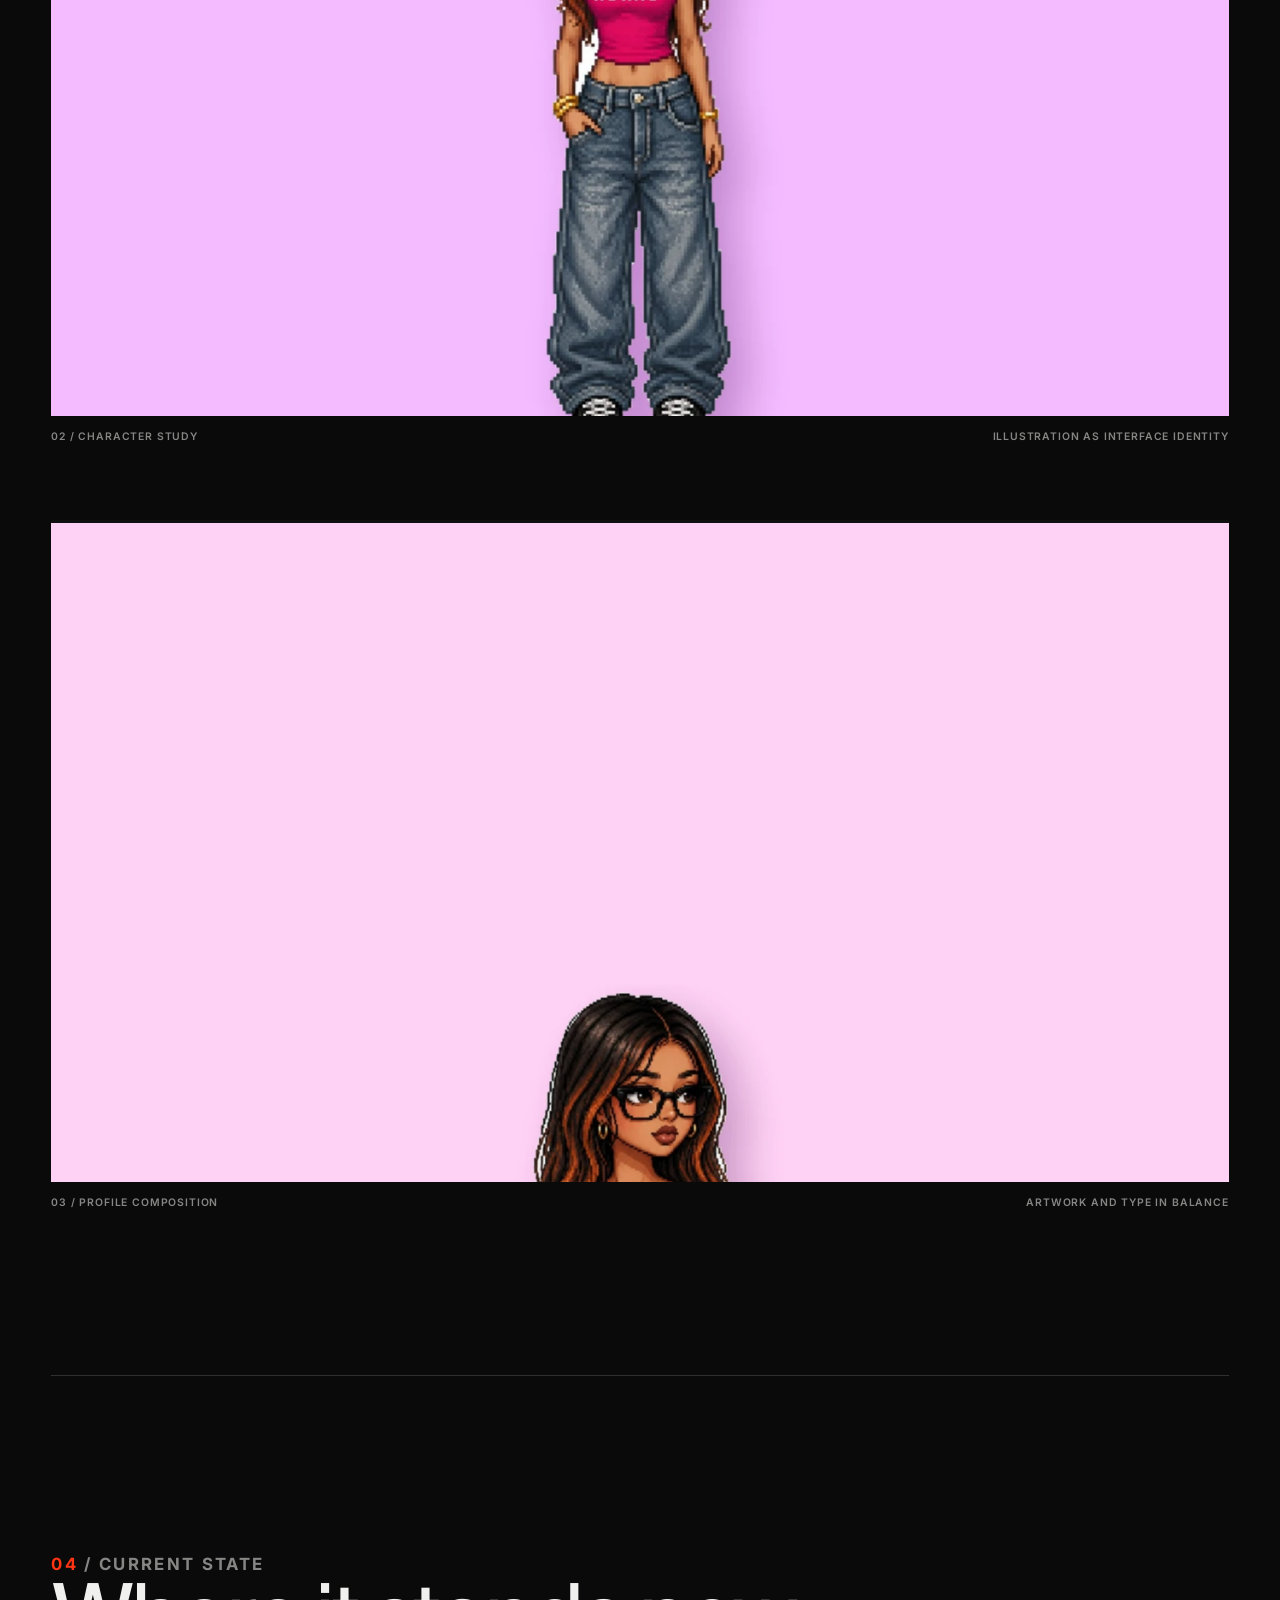
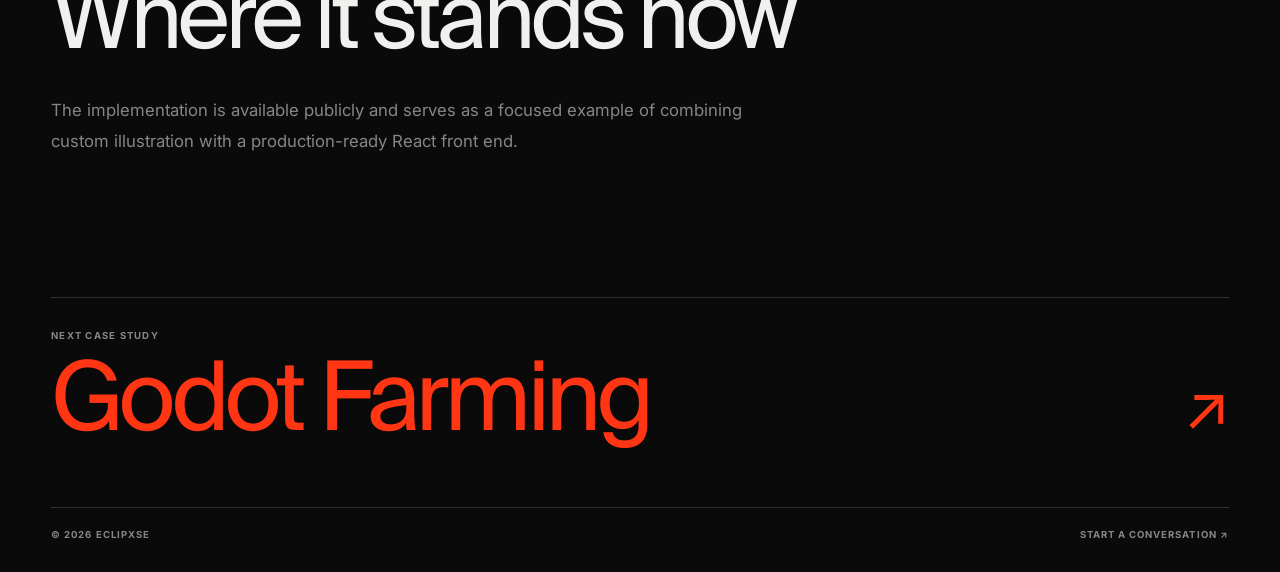
<file: works/lizziee/index.html>
<!doctype html>
<html lang="en">
<head>
  <meta charset="utf-8">
  <meta name="viewport" content="width=device-width, initial-scale=1">
  <title>Lizziee — Case study · Eclipxse</title>
  <meta name="description" content="An expressive React portfolio built from custom illustration, pastel surfaces and a deliberately paced scroll experience.">
  <meta name="theme-color" content="#0a0a0a">
  <link rel="canonical" href="https://eclipxse.in/works/lizziee/">
  <meta property="og:type" content="article">
  <meta property="og:site_name" content="Eclipxse">
  <meta property="og:title" content="Lizziee — Case study">
  <meta property="og:description" content="An expressive React portfolio built from custom illustration, pastel surfaces and a deliberately paced scroll experience.">
  <meta property="og:url" content="https://eclipxse.in/works/lizziee/">
  <meta property="og:image" content="https://eclipxse.in/assets/images/social/lizziee.jpg">
  <meta property="og:image:width" content="1200">
  <meta property="og:image:height" content="630">
  <meta property="og:image:alt" content="Lizziee project preview">
  <meta name="twitter:card" content="summary_large_image">
  <meta name="twitter:title" content="Lizziee — Case study">
  <meta name="twitter:description" content="An expressive React portfolio built from custom illustration, pastel surfaces and a deliberately paced scroll experience.">
  <meta name="twitter:image" content="https://eclipxse.in/assets/images/social/lizziee.jpg">
  <meta name="twitter:image:alt" content="Lizziee project preview">
  <link rel="icon" href="/assets/favicon/favicon.svg?v=4" type="image/svg+xml">
  <link rel="icon" href="/assets/favicon/favicon.ico?v=4" sizes="any">
  <link rel="apple-touch-icon" href="/assets/favicon/apple-touch-icon.png?v=4">
  <link rel="preconnect" href="https://fonts.googleapis.com">
  <link rel="preconnect" href="https://fonts.gstatic.com" crossorigin>
  <link href="https://fonts.googleapis.com/css2?family=Inter:wght@400;600;700&display=swap" rel="stylesheet">
  <link rel="stylesheet" href="/styles/case-study.css?v=20260723-r3">
  <script type="application/ld+json">{"@context":"https://schema.org","@type":"CreativeWork","name":"Lizziee","url":"https://eclipxse.in/works/lizziee/","image":"https://eclipxse.in/assets/images/social/lizziee.jpg","description":"An expressive React portfolio built from custom illustration, pastel surfaces and a deliberately paced scroll experience.","creator":{"@type":"Person","name":"Eclipxse","url":"https://eclipxse.in/"},"dateCreated":"2026"}</script>
</head>
<body class="project-lizziee">
  <div class="scroll-progress" id="scroll-progress" aria-hidden="true"></div>
  <header class="case-header" id="case-header">
    <a class="case-brand" href="/" aria-label="Eclipxse home">Eclipxse</a>
    <nav class="case-nav" aria-label="Case study navigation">
      <a href="/works/">All work</a>
      <span>Case study</span>
      <span class="case-count">03 / 08</span>
    </nav>
  </header>

  <main>
    <section class="case-hero" aria-labelledby="case-title">
      <p class="case-kicker"><i aria-hidden="true"></i>Creative portfolio · 2026</p>
      <h1 class="case-title" id="case-title">Lizziee</h1>
      <p class="case-lead">An expressive React portfolio built from custom illustration, pastel surfaces and a deliberately paced scroll experience.</p>
      <div class="case-actions">
        <a class="case-action" href="https://github.com/Eclipxse/Lizzie" target="_blank" rel="noopener noreferrer">View source <span>↗</span></a>
      </div>
      <dl class="case-facts">
        <div class="case-fact"><dt>Role</dt><dd>Design + front-end development</dd></div>
        <div class="case-fact"><dt>Stack</dt><dd>React · Vite · Tailwind · GSAP · Lenis</dd></div>
        <div class="case-fact"><dt>Status</dt><dd>Open source</dd></div>
        <div class="case-fact"><dt>Year</dt><dd>2026</dd></div>
      </dl>
    </section>

    <figure class="case-hero-media">
      <img src="/assets/images/projects/EclipxseCovers/lizziee-polished.webp" alt="Lizziee illustrated creative portfolio"
        width="1600" height="900" fetchpriority="high" decoding="async" data-parallax>
    </figure>

    <div class="case-content" id="project-story">
      <section class="case-section reveal">
        <p class="section-index"><span>01</span> / Overview</p>
        <div class="section-copy">
          <h2>Personality first, structure underneath</h2>
          <p>Lizziee is a creative portfolio with a softer visual voice: hand-drawn character art, broad pastel fields and oversized type. Underneath that surface is a strict responsive system that keeps the narrative legible as the composition shifts from wide desktop scenes to a single mobile flow.</p>
        </div>
      </section>

      <div class="focus-grid">
      <article class="focus-card reveal">
        <span>01</span>
        <h3>Custom illustration</h3>
        <p>Character artwork is treated as the central voice of the site, with composition built around it instead of added afterward.</p>
      </article>
      <article class="focus-card reveal">
        <span>02</span>
        <h3>Scroll pacing</h3>
        <p>GSAP and Lenis support measured reveals and transitions that keep the long page moving without becoming restless.</p>
      </article>
      <article class="focus-card reveal">
        <span>03</span>
        <h3>Responsive composition</h3>
        <p>The layout changes its balance at smaller widths while preserving type hierarchy, artwork and clear reading order.</p>
      </article>
      </div>

      <section class="light-section">
        <div class="light-inner reveal">
          <p class="section-index"><span>02</span> / Build decisions</p>
          <div class="light-copy">
            <h2>Soft visuals, firm layout rules</h2>
            <p>A portfolio this expressive can become difficult to navigate quickly. The solution was a compact palette, repeated spacing rules and a small set of motion patterns. The art stays distinctive while the interface remains predictable.</p>
            <dl class="build-list">
              <div><dt>Runtime</dt><dd>React and Vite</dd></div>
              <div><dt>Styling</dt><dd>Tailwind CSS</dd></div>
              <div><dt>Motion</dt><dd>GSAP with Lenis scrolling</dd></div>
              <div><dt>Source</dt><dd>Public repository</dd></div>
            </dl>
          </div>
        </div>
      </section>

      <section class="gallery-section">
        <div class="gallery-head reveal">
          <p class="section-index"><span>03</span> / Selected views</p>
          <h2>Inside the project</h2>
        </div>
        <div class="gallery-list">
        <figure class="gallery-item reveal">
          <div class="gallery-frame">
            <img src="/assets/images/projects/galleries/lizziee/full-homepage.webp" alt="Full homepage — Long-form visual narrative"
              loading="lazy" decoding="async" data-parallax>
          </div>
          <figcaption><span>01 / Full homepage</span><span>Long-form visual narrative</span></figcaption>
        </figure>
        <figure class="gallery-item reveal">
          <div class="gallery-frame">
            <img src="/assets/images/projects/galleries/lizziee/character-study.webp" alt="Character study — Illustration as interface identity"
              loading="lazy" decoding="async" data-parallax>
          </div>
          <figcaption><span>02 / Character study</span><span>Illustration as interface identity</span></figcaption>
        </figure>
        <figure class="gallery-item reveal">
          <div class="gallery-frame">
            <img src="/assets/images/projects/galleries/lizziee/side-profile.webp" alt="Profile composition — Artwork and type in balance"
              loading="lazy" decoding="async" data-parallax>
          </div>
          <figcaption><span>03 / Profile composition</span><span>Artwork and type in balance</span></figcaption>
        </figure>
        </div>
      </section>

      <section class="case-end">
        <div class="case-end-copy reveal">
          <p class="section-index"><span>04</span> / Current state</p>
          <h2>Where it stands now</h2>
          <p>The implementation is available publicly and serves as a focused example of combining custom illustration with a production-ready React front end.</p>
        </div>
        <a class="next-project reveal" href="/works/godot-farming/">
          <span>
            <small>Next case study</small>
            <strong>Godot Farming</strong>
          </span>
          <span aria-hidden="true">↗</span>
        </a>
      </section>
    </div>
  </main>

  <footer class="case-footer">
    <span>© 2026 Eclipxse</span>
    <a href="/contact/">Start a conversation ↗</a>
  </footer>
  <script src="/js/case-study.js?v=20260723-r1" defer></script>
</body>
</html>
</file>
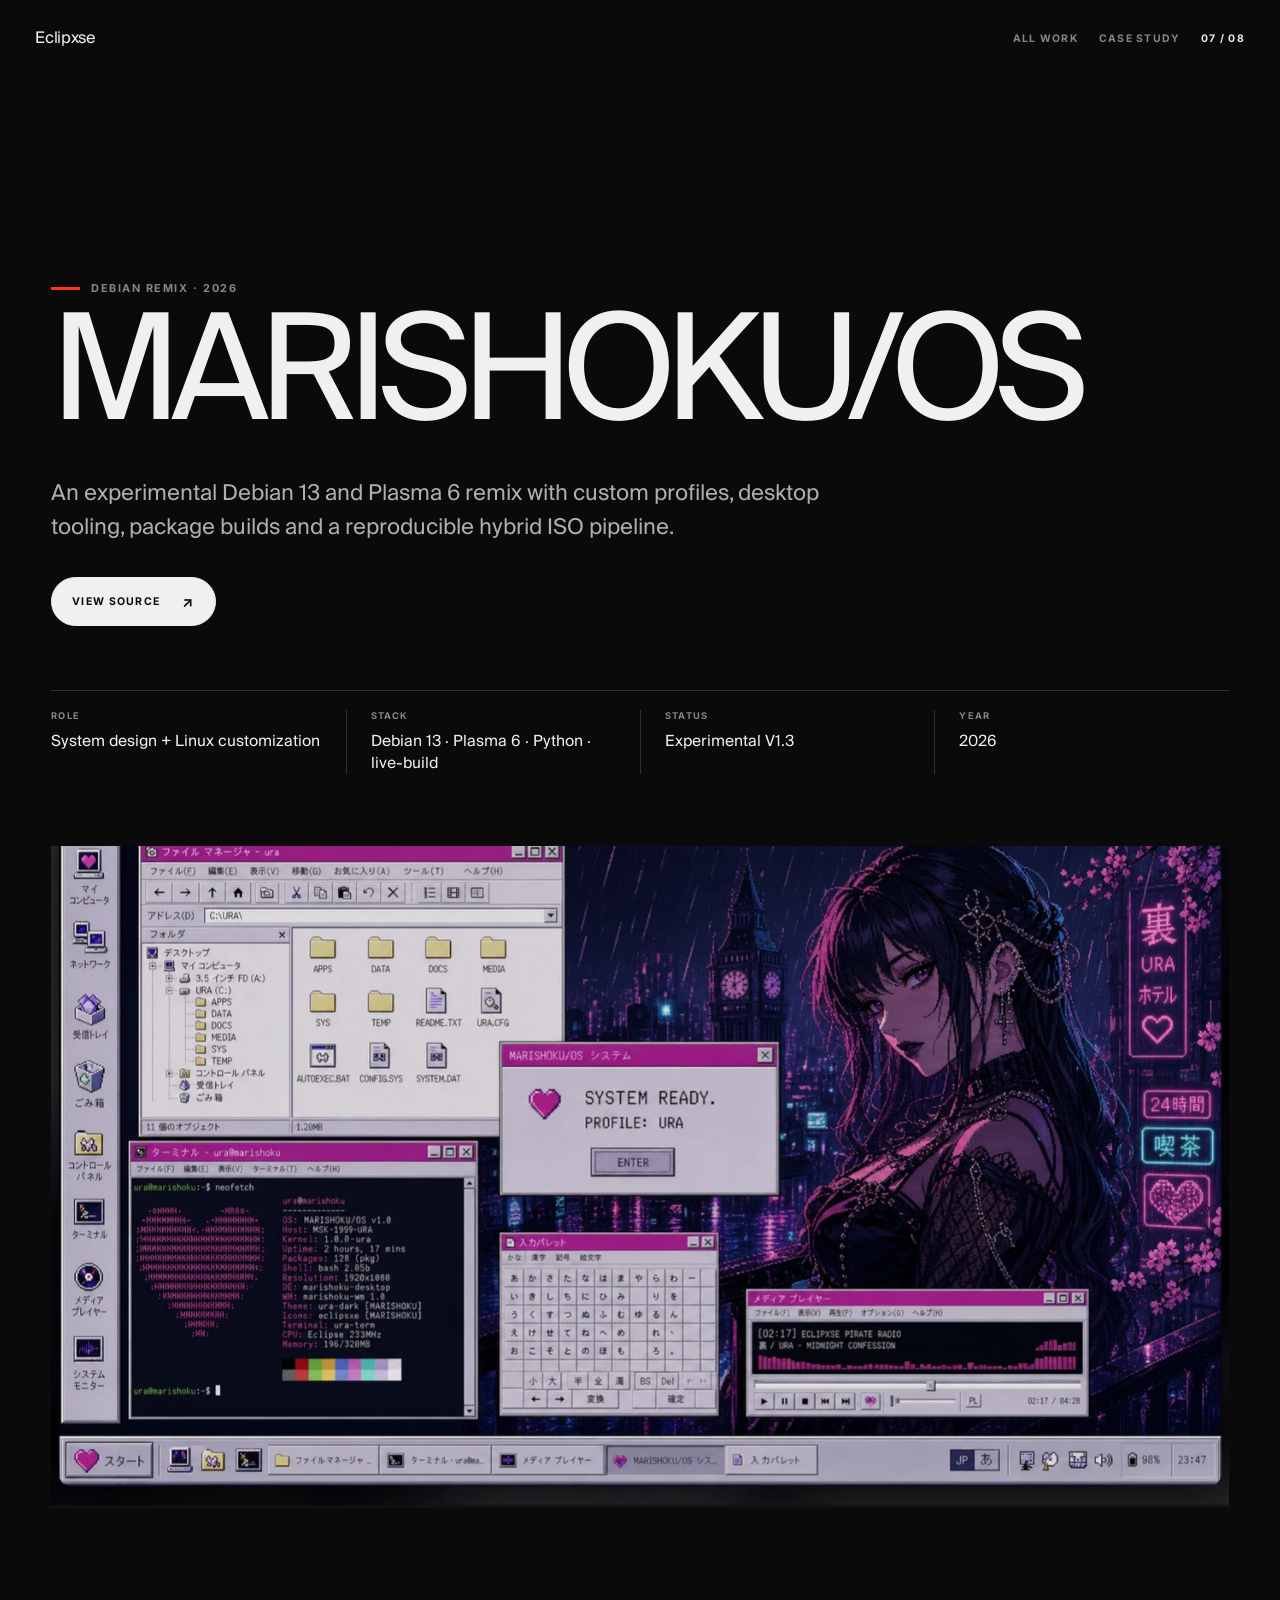
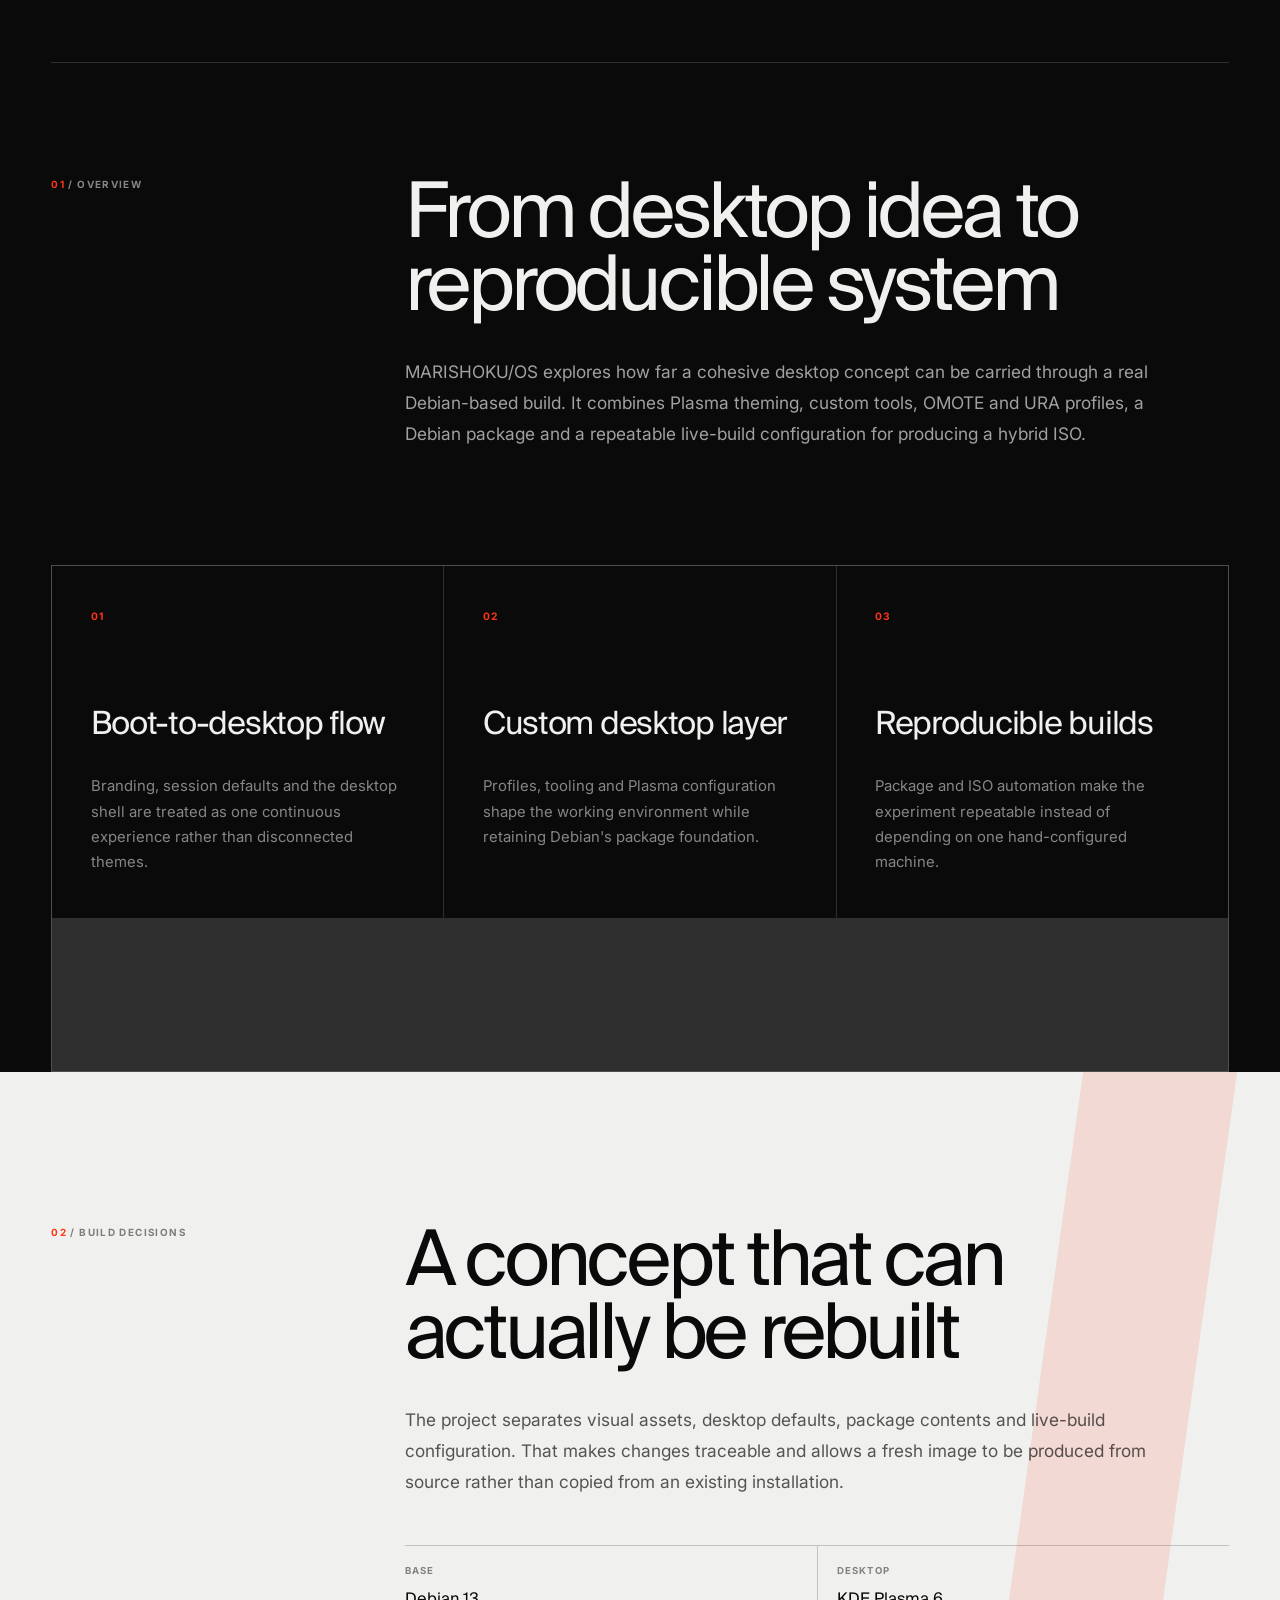
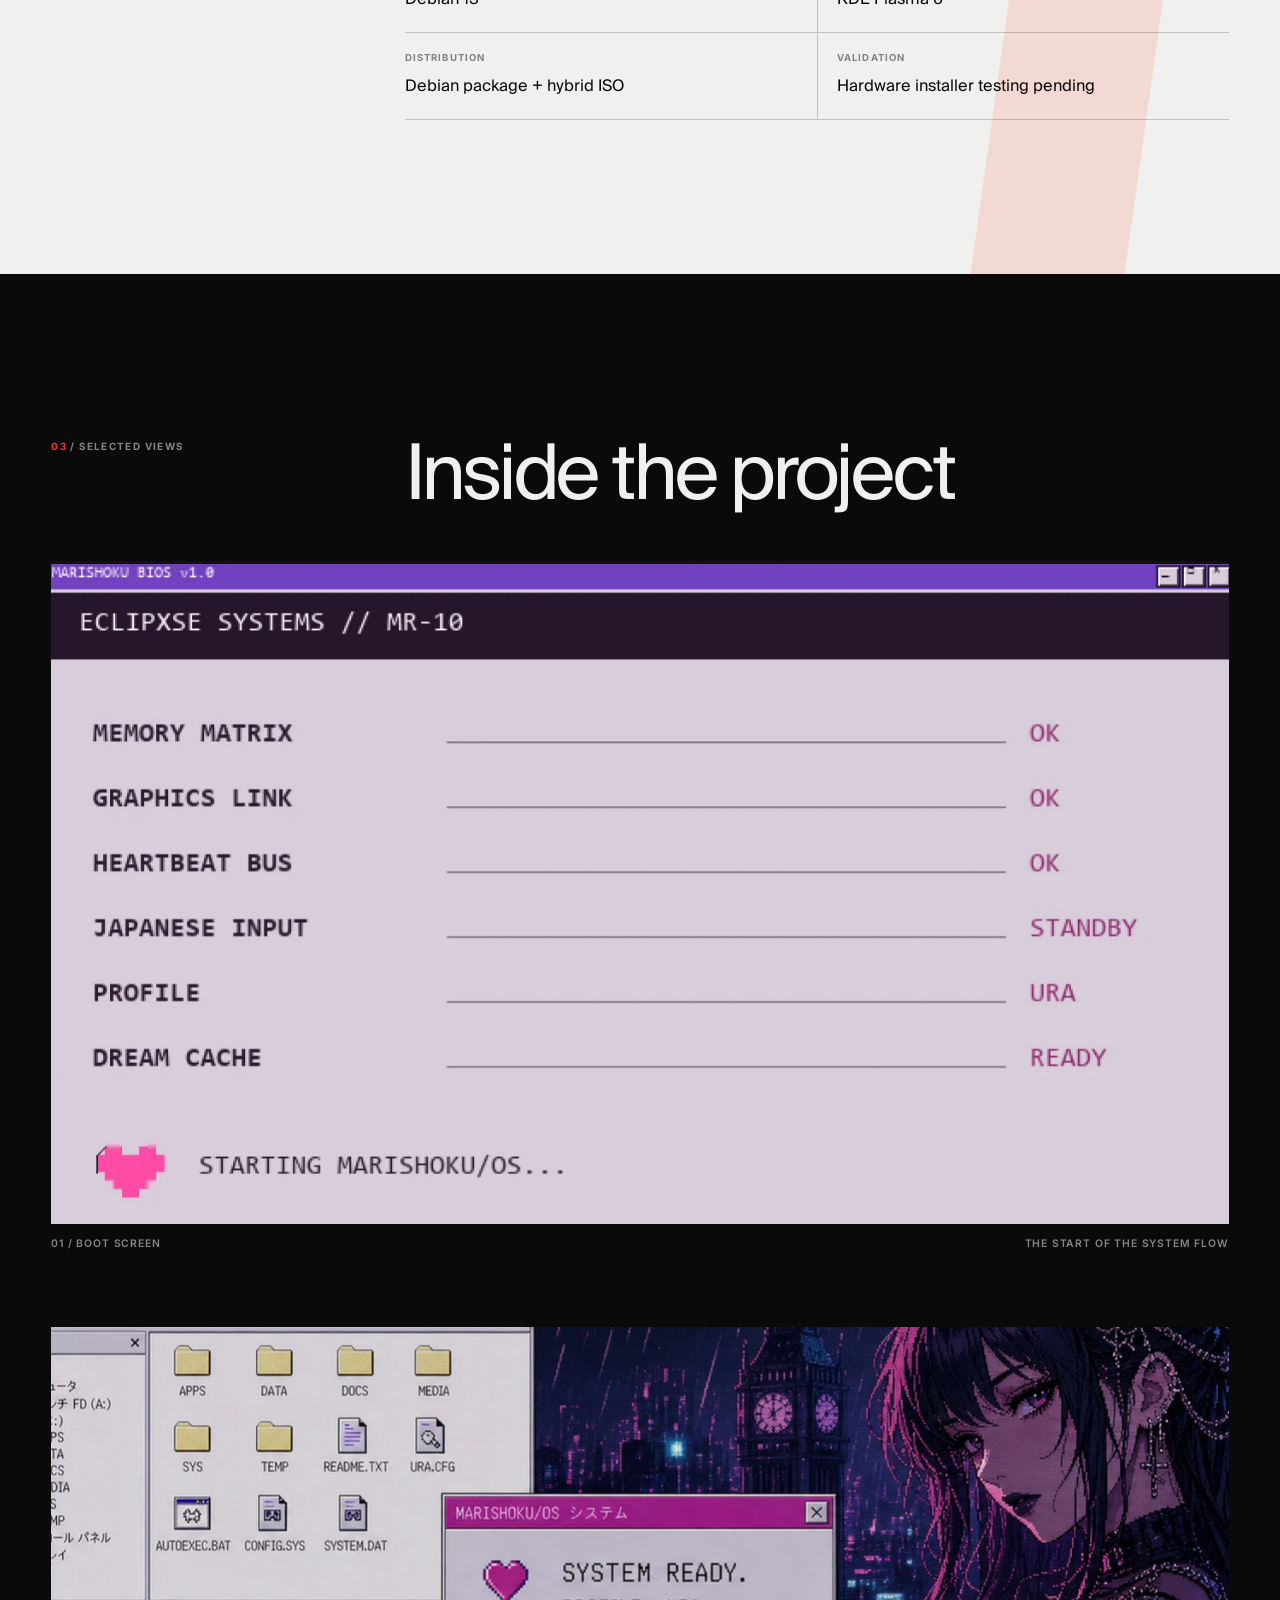
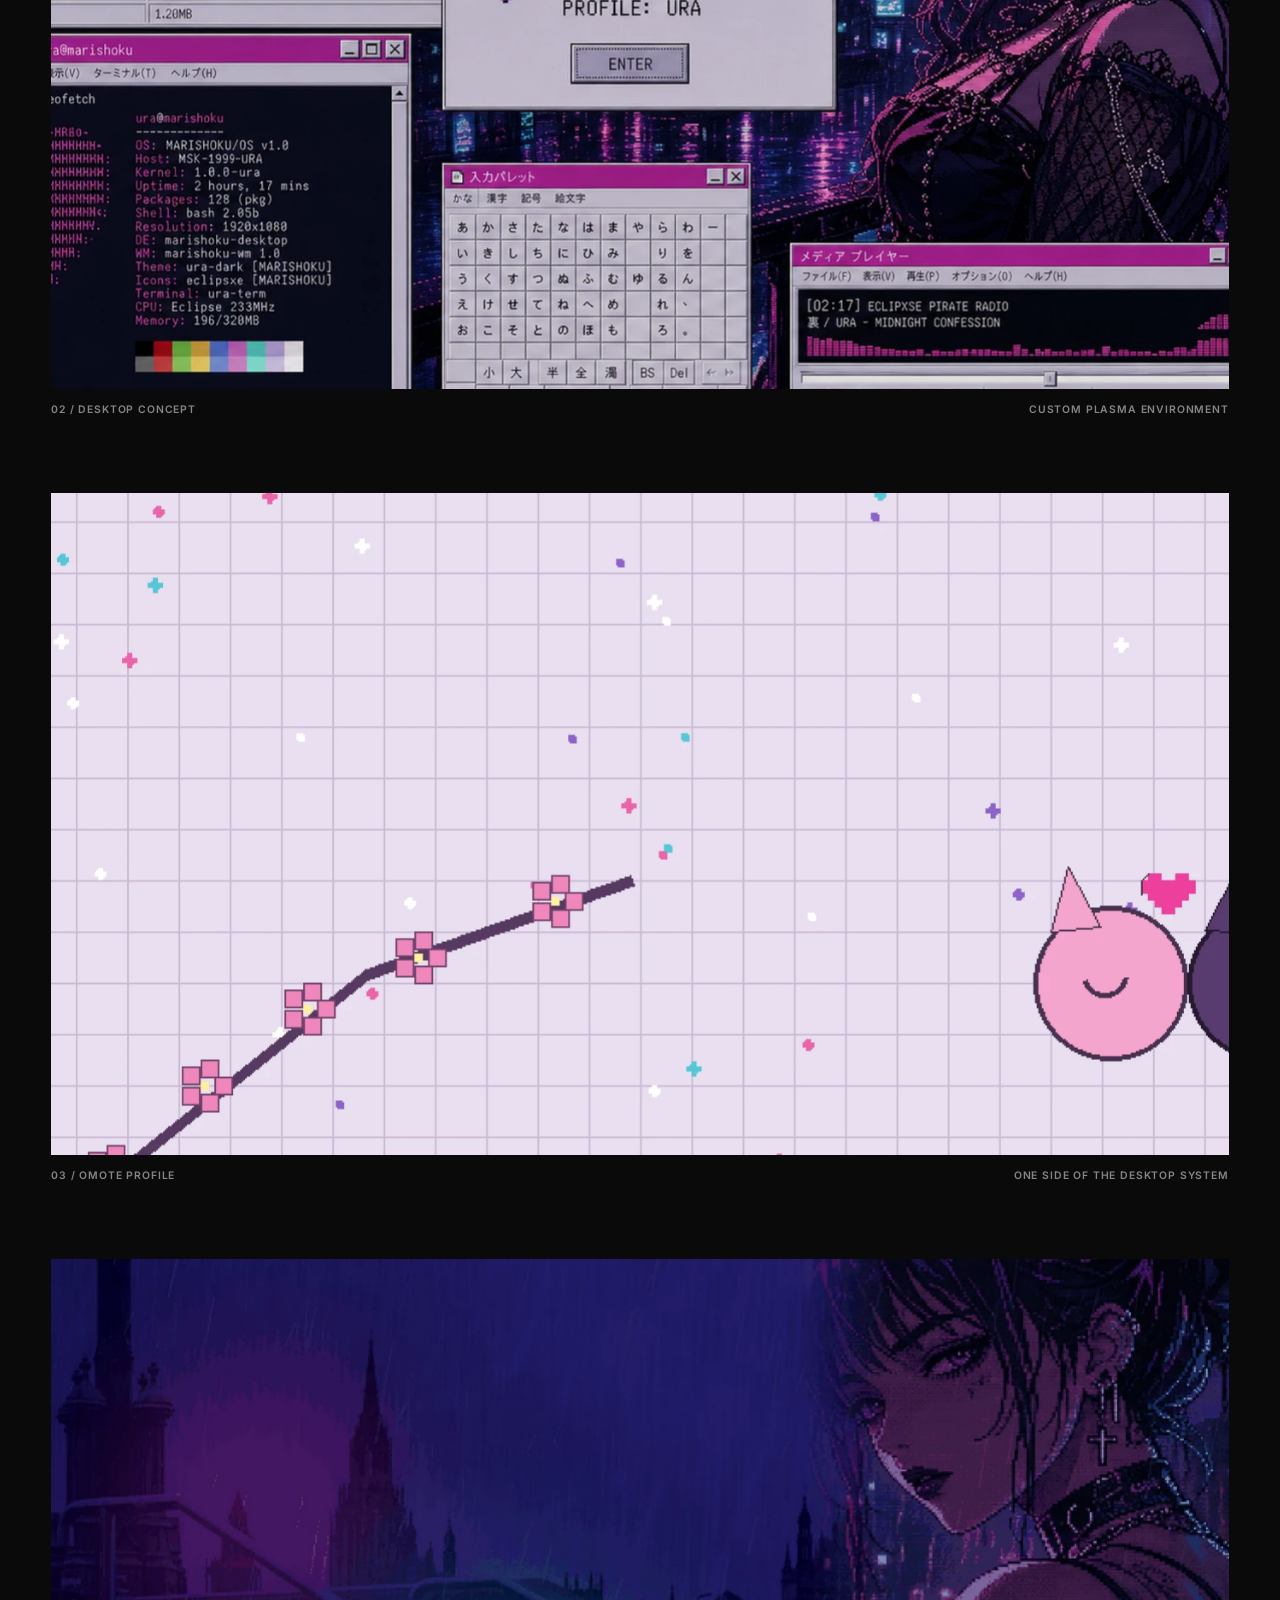
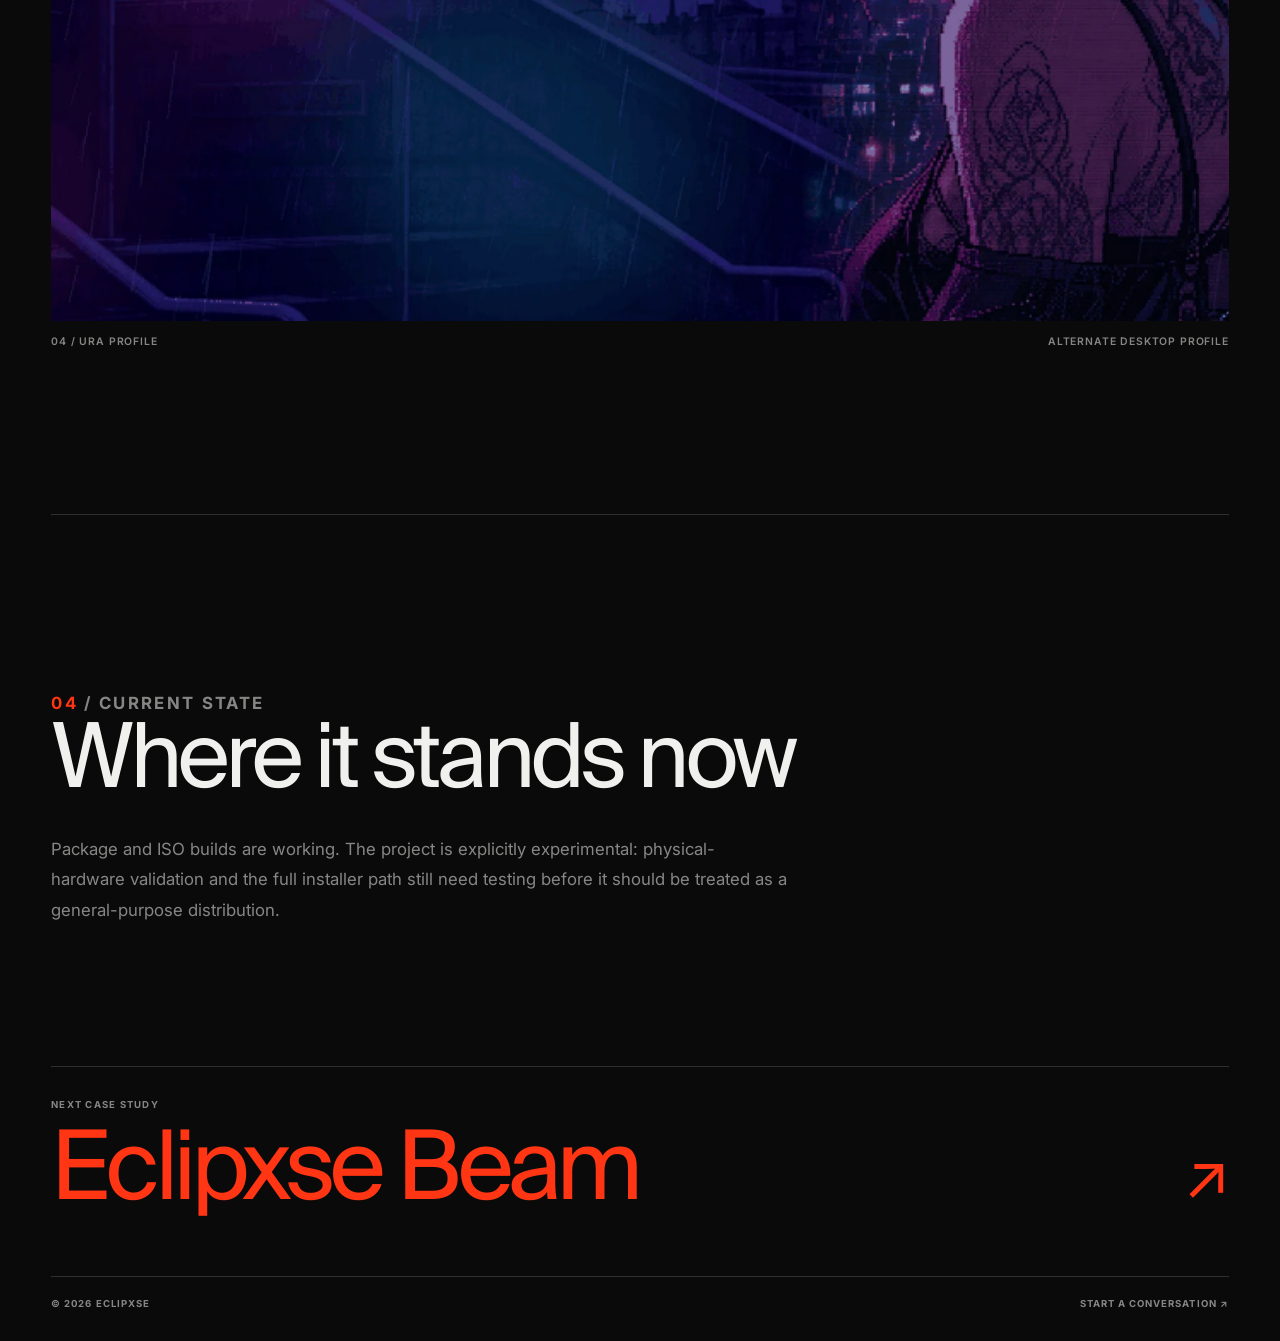
<file: works/marishoku-os/index.html>
<!doctype html>
<html lang="en">
<head>
  <meta charset="utf-8">
  <meta name="viewport" content="width=device-width, initial-scale=1">
  <title>MARISHOKU/OS — Case study · Eclipxse</title>
  <meta name="description" content="An experimental Debian 13 and Plasma 6 remix with custom profiles, desktop tooling, package builds and a reproducible hybrid ISO pipeline.">
  <meta name="theme-color" content="#0a0a0a">
  <link rel="canonical" href="https://eclipxse.in/works/marishoku-os/">
  <meta property="og:type" content="article">
  <meta property="og:site_name" content="Eclipxse">
  <meta property="og:title" content="MARISHOKU/OS — Case study">
  <meta property="og:description" content="An experimental Debian 13 and Plasma 6 remix with custom profiles, desktop tooling, package builds and a reproducible hybrid ISO pipeline.">
  <meta property="og:url" content="https://eclipxse.in/works/marishoku-os/">
  <meta property="og:image" content="https://eclipxse.in/assets/images/social/marishoku-os.jpg">
  <meta property="og:image:width" content="1200">
  <meta property="og:image:height" content="630">
  <meta property="og:image:alt" content="MARISHOKU/OS project preview">
  <meta name="twitter:card" content="summary_large_image">
  <meta name="twitter:title" content="MARISHOKU/OS — Case study">
  <meta name="twitter:description" content="An experimental Debian 13 and Plasma 6 remix with custom profiles, desktop tooling, package builds and a reproducible hybrid ISO pipeline.">
  <meta name="twitter:image" content="https://eclipxse.in/assets/images/social/marishoku-os.jpg">
  <meta name="twitter:image:alt" content="MARISHOKU/OS project preview">
  <link rel="icon" href="/assets/favicon/favicon.svg?v=4" type="image/svg+xml">
  <link rel="icon" href="/assets/favicon/favicon.ico?v=4" sizes="any">
  <link rel="apple-touch-icon" href="/assets/favicon/apple-touch-icon.png?v=4">
  <link rel="preconnect" href="https://fonts.googleapis.com">
  <link rel="preconnect" href="https://fonts.gstatic.com" crossorigin>
  <link href="https://fonts.googleapis.com/css2?family=Inter:wght@400;600;700&display=swap" rel="stylesheet">
  <link rel="stylesheet" href="/styles/case-study.css?v=20260723-r3">
  <script type="application/ld+json">{"@context":"https://schema.org","@type":"CreativeWork","name":"MARISHOKU/OS","url":"https://eclipxse.in/works/marishoku-os/","image":"https://eclipxse.in/assets/images/social/marishoku-os.jpg","description":"An experimental Debian 13 and Plasma 6 remix with custom profiles, desktop tooling, package builds and a reproducible hybrid ISO pipeline.","creator":{"@type":"Person","name":"Eclipxse","url":"https://eclipxse.in/"},"dateCreated":"2026"}</script>
</head>
<body class="project-marishoku-os">
  <div class="scroll-progress" id="scroll-progress" aria-hidden="true"></div>
  <header class="case-header" id="case-header">
    <a class="case-brand" href="/" aria-label="Eclipxse home">Eclipxse</a>
    <nav class="case-nav" aria-label="Case study navigation">
      <a href="/works/">All work</a>
      <span>Case study</span>
      <span class="case-count">07 / 08</span>
    </nav>
  </header>

  <main>
    <section class="case-hero" aria-labelledby="case-title">
      <p class="case-kicker"><i aria-hidden="true"></i>Debian remix · 2026</p>
      <h1 class="case-title" id="case-title">MARISHOKU/OS</h1>
      <p class="case-lead">An experimental Debian 13 and Plasma 6 remix with custom profiles, desktop tooling, package builds and a reproducible hybrid ISO pipeline.</p>
      <div class="case-actions">
        <a class="case-action" href="https://github.com/Eclipxse/Eclipxse_OS" target="_blank" rel="noopener noreferrer">View source <span>↗</span></a>
      </div>
      <dl class="case-facts">
        <div class="case-fact"><dt>Role</dt><dd>System design + Linux customization</dd></div>
        <div class="case-fact"><dt>Stack</dt><dd>Debian 13 · Plasma 6 · Python · live-build</dd></div>
        <div class="case-fact"><dt>Status</dt><dd>Experimental V1.3</dd></div>
        <div class="case-fact"><dt>Year</dt><dd>2026</dd></div>
      </dl>
    </section>

    <figure class="case-hero-media">
      <img src="/assets/images/projects/EclipxseCovers/marishoku-os.webp" alt="MARISHOKU OS desktop concept"
        width="1600" height="900" fetchpriority="high" decoding="async" data-parallax>
    </figure>

    <div class="case-content" id="project-story">
      <section class="case-section reveal">
        <p class="section-index"><span>01</span> / Overview</p>
        <div class="section-copy">
          <h2>From desktop idea to reproducible system</h2>
          <p>MARISHOKU/OS explores how far a cohesive desktop concept can be carried through a real Debian-based build. It combines Plasma theming, custom tools, OMOTE and URA profiles, a Debian package and a repeatable live-build configuration for producing a hybrid ISO.</p>
        </div>
      </section>

      <div class="focus-grid">
      <article class="focus-card reveal">
        <span>01</span>
        <h3>Boot-to-desktop flow</h3>
        <p>Branding, session defaults and the desktop shell are treated as one continuous experience rather than disconnected themes.</p>
      </article>
      <article class="focus-card reveal">
        <span>02</span>
        <h3>Custom desktop layer</h3>
        <p>Profiles, tooling and Plasma configuration shape the working environment while retaining Debian&#x27;s package foundation.</p>
      </article>
      <article class="focus-card reveal">
        <span>03</span>
        <h3>Reproducible builds</h3>
        <p>Package and ISO automation make the experiment repeatable instead of depending on one hand-configured machine.</p>
      </article>
      </div>

      <section class="light-section">
        <div class="light-inner reveal">
          <p class="section-index"><span>02</span> / Build decisions</p>
          <div class="light-copy">
            <h2>A concept that can actually be rebuilt</h2>
            <p>The project separates visual assets, desktop defaults, package contents and live-build configuration. That makes changes traceable and allows a fresh image to be produced from source rather than copied from an existing installation.</p>
            <dl class="build-list">
              <div><dt>Base</dt><dd>Debian 13</dd></div>
              <div><dt>Desktop</dt><dd>KDE Plasma 6</dd></div>
              <div><dt>Distribution</dt><dd>Debian package + hybrid ISO</dd></div>
              <div><dt>Validation</dt><dd>Hardware installer testing pending</dd></div>
            </dl>
          </div>
        </div>
      </section>

      <section class="gallery-section">
        <div class="gallery-head reveal">
          <p class="section-index"><span>03</span> / Selected views</p>
          <h2>Inside the project</h2>
        </div>
        <div class="gallery-list">
        <figure class="gallery-item reveal">
          <div class="gallery-frame">
            <img src="/assets/images/projects/galleries/marishoku-os/boot-screen.webp" alt="Boot screen — The start of the system flow"
              loading="lazy" decoding="async" data-parallax>
          </div>
          <figcaption><span>01 / Boot screen</span><span>The start of the system flow</span></figcaption>
        </figure>
        <figure class="gallery-item reveal">
          <div class="gallery-frame">
            <img src="/assets/images/projects/galleries/marishoku-os/desktop-concept.webp" alt="Desktop concept — Custom Plasma environment"
              loading="lazy" decoding="async" data-parallax>
          </div>
          <figcaption><span>02 / Desktop concept</span><span>Custom Plasma environment</span></figcaption>
        </figure>
        <figure class="gallery-item reveal">
          <div class="gallery-frame">
            <img src="/assets/images/projects/galleries/marishoku-os/omote-wallpaper.webp" alt="OMOTE profile — One side of the desktop system"
              loading="lazy" decoding="async" data-parallax>
          </div>
          <figcaption><span>03 / OMOTE profile</span><span>One side of the desktop system</span></figcaption>
        </figure>
        <figure class="gallery-item reveal">
          <div class="gallery-frame">
            <img src="/assets/images/projects/galleries/marishoku-os/ura-wallpaper.webp" alt="URA profile — Alternate desktop profile"
              loading="lazy" decoding="async" data-parallax>
          </div>
          <figcaption><span>04 / URA profile</span><span>Alternate desktop profile</span></figcaption>
        </figure>
        </div>
      </section>

      <section class="case-end">
        <div class="case-end-copy reveal">
          <p class="section-index"><span>04</span> / Current state</p>
          <h2>Where it stands now</h2>
          <p>Package and ISO builds are working. The project is explicitly experimental: physical-hardware validation and the full installer path still need testing before it should be treated as a general-purpose distribution.</p>
        </div>
        <a class="next-project reveal" href="/works/eclipxse-beam/">
          <span>
            <small>Next case study</small>
            <strong>Eclipxse Beam</strong>
          </span>
          <span aria-hidden="true">↗</span>
        </a>
      </section>
    </div>
  </main>

  <footer class="case-footer">
    <span>© 2026 Eclipxse</span>
    <a href="/contact/">Start a conversation ↗</a>
  </footer>
  <script src="/js/case-study.js?v=20260723-r1" defer></script>
</body>
</html>
</file>
<file: styles/privacy.css>
@font-face {
  font-family: "Breton";
  src: url("../assets/fonts/Breton.woff2") format("woff2");
  font-style: normal;
  font-weight: 400;
  font-display: swap;
}

@font-face {
  font-family: "Machine";
  src: url("../assets/fonts/Machine.otf") format("opentype");
  font-style: normal;
  font-weight: 400;
  font-display: swap;
}

:root {
  --black: #0a0a0a;
  --white: #f0f0f0;
  --red: #ff1e00;
  --orange: #ff4b17;
  --cyan: #a8ffff;
  --muted: rgba(240, 240, 240, 0.62);
  --quiet: rgba(240, 240, 240, 0.38);
  --line: rgba(240, 240, 240, 0.18);
  --page: 1184px;
  --gutter: 3rem;
  --pointer-x: 65vw;
  --pointer-y: 24vh;
  color-scheme: dark;
}

*,
*::before,
*::after {
  box-sizing: border-box;
}

html {
  overflow-x: clip;
  background: var(--black);
  scroll-behavior: smooth;
  scrollbar-color: rgba(255, 255, 255, 0.34) transparent;
}

html.lenis,
html.lenis body {
  height: auto;
}

.lenis.lenis-smooth {
  scroll-behavior: auto !important;
}

body {
  min-width: 320px;
  margin: 0;
  overflow-x: clip;
  background: var(--black);
  color: var(--white);
  font-family: Inter, "Helvetica Neue", Arial, sans-serif;
  font-size: 16px;
  line-height: 1.55;
  -webkit-font-smoothing: antialiased;
}

::selection {
  background: var(--cyan);
  color: var(--black);
}

a {
  color: inherit;
}

a:focus-visible {
  outline: 2px solid var(--cyan);
  outline-offset: 5px;
}

.skip-link {
  position: fixed;
  z-index: 100;
  top: 1rem;
  left: 1rem;
  padding: 0.65rem 0.9rem;
  background: var(--white);
  color: var(--black);
  font-size: 0.72rem;
  font-weight: 700;
  text-decoration: none;
  transform: translateY(-180%);
}

.skip-link:focus {
  transform: translateY(0);
}

.page-progress {
  position: fixed;
  z-index: 80;
  top: 0;
  right: 0;
  left: 0;
  height: 2px;
  pointer-events: none;
}

.page-progress span {
  display: block;
  width: 100%;
  height: 100%;
  background: linear-gradient(90deg, var(--red), var(--orange), var(--cyan));
  transform: scaleX(0);
  transform-origin: left;
  will-change: transform;
}

.site-nav,
.policy-hero,
.policy-statement,
.policy-index,
.policy-section,
.contact-section,
footer {
  width: min(calc(100% - (var(--gutter) * 2)), var(--page));
  margin-inline: auto;
}

.site-nav {
  position: absolute;
  z-index: 20;
  top: 0;
  right: 0;
  left: 0;
  display: flex;
  align-items: center;
  justify-content: space-between;
  height: 6.5rem;
  border-bottom: 1px solid rgba(255, 255, 255, 0.25);
}

.identity {
  display: inline-flex;
  align-items: center;
  gap: 0.8rem;
  font-size: 0.9rem;
  font-weight: 600;
  letter-spacing: -0.02em;
  text-decoration: none;
}

.identity img {
  width: 36px;
  height: 36px;
  border: 1px solid rgba(255, 255, 255, 0.32);
  object-fit: cover;
}

.site-nav-right {
  display: flex;
  align-items: center;
  gap: clamp(2rem, 6vw, 5.5rem);
  font-family: Machine, Inter, sans-serif;
  font-size: 0.61rem;
  letter-spacing: 0.12em;
  text-transform: uppercase;
}

.site-nav-right > span {
  color: rgba(255, 255, 255, 0.46);
}

.site-nav-right a {
  text-decoration: none;
}

.site-nav-right a span {
  color: var(--cyan);
}

.policy-hero {
  position: relative;
  min-height: max(700px, 100svh);
}

.hero-field {
  position: absolute;
  z-index: 0;
  inset: 0 calc((100vw - 100%) / -2);
  overflow: hidden;
  background: var(--black);
  pointer-events: none;
}

.hero-red,
.hero-cyan,
.hero-shade,
.hero-pointer {
  position: absolute;
  display: block;
}

.hero-red {
  top: -42vw;
  right: -2vw;
  width: min(112vw, 1550px);
  height: min(94vw, 1260px);
  border-radius: 48%;
  background:
    radial-gradient(circle at 48% 58%, #ff2810 0%, rgba(255, 30, 0, 0.96) 30%, rgba(255, 54, 12, 0.56) 54%, transparent 73%);
  filter: blur(28px);
  animation: red-breathe 12s ease-in-out infinite alternate;
  will-change: transform;
}

.hero-cyan {
  right: -5vw;
  bottom: -22vw;
  width: min(57vw, 820px);
  height: min(55vw, 780px);
  border-radius: 50%;
  background: radial-gradient(circle, rgba(168, 255, 255, 0.62) 0%, rgba(168, 255, 255, 0.12) 38%, transparent 69%);
  filter: blur(54px);
  mix-blend-mode: screen;
  opacity: 0.72;
  animation: cyan-breathe 10s ease-in-out infinite alternate;
}

.hero-shade {
  inset: 0;
  background:
    radial-gradient(ellipse at 50% 76%, transparent 20%, rgba(10, 10, 10, 0.1) 49%, rgba(10, 10, 10, 0.93) 92%),
    linear-gradient(180deg, transparent 46%, rgba(10, 10, 10, 0.46) 72%, var(--black) 100%);
}

.hero-pointer {
  inset: 0;
  background: radial-gradient(circle 18rem at var(--pointer-x) var(--pointer-y), rgba(255, 255, 255, 0.16), transparent 72%);
  mix-blend-mode: soft-light;
}

@keyframes red-breathe {
  from { transform: translate3d(-3%, -2%, 0) scale(1); }
  to { transform: translate3d(4%, 5%, 0) scale(1.08); }
}

@keyframes cyan-breathe {
  from { transform: translate3d(3%, 0, 0) scale(0.92); }
  to { transform: translate3d(-7%, -5%, 0) scale(1.1); }
}

.hero-copy {
  position: relative;
  z-index: 2;
  display: flex;
  flex-direction: column;
  min-height: max(700px, 100svh);
  padding-top: 9rem;
  padding-bottom: 2.5rem;
}

.hero-kicker {
  display: flex;
  gap: 0.7rem;
  align-items: center;
  margin: 0;
  font-family: Machine, Inter, sans-serif;
  font-size: 0.62rem;
  letter-spacing: 0.12em;
  text-transform: uppercase;
}

.hero-kicker > span {
  width: 0.42rem;
  height: 0.42rem;
  border-radius: 50%;
  background: var(--red);
  box-shadow: 0 0 18px rgba(255, 30, 0, 0.8);
}

.policy-hero h1 {
  display: flex;
  align-items: baseline;
  margin: auto 0 1.2rem;
  color: var(--white);
  font-size: clamp(7.5rem, 21vw, 17rem);
  font-weight: 400;
  letter-spacing: -0.085em;
  line-height: 0.72;
  white-space: nowrap;
}

.hero-word {
  display: inline-block;
  overflow: hidden;
  padding: 0.16em 0 0.13em;
}

.hero-word-inner {
  display: block;
  will-change: transform, filter, opacity;
}

.hero-word-serif {
  font-family: Breton, Georgia, serif;
  letter-spacing: -0.07em;
}

.hero-footer {
  display: grid;
  grid-template-columns: 1fr auto;
  gap: 2rem;
  align-items: end;
  padding-top: 1.5rem;
  border-top: 1px solid rgba(255, 255, 255, 0.38);
}

.hero-footer p {
  margin: 0;
  font-size: clamp(0.92rem, 1.4vw, 1.08rem);
  line-height: 1.45;
}

.hero-jump {
  display: flex;
  gap: 0.65rem;
  align-items: center;
  font-size: 0.86rem;
  font-weight: 600;
  text-decoration: none;
  text-transform: uppercase;
}

.hero-jump > span {
  color: var(--cyan);
  font-size: 1.35rem;
  font-weight: 400;
}

.policy-statement {
  position: relative;
  min-height: 100svh;
  padding: clamp(8rem, 13vw, 12rem) 0;
}

.policy-statement::after {
  position: absolute;
  z-index: -1;
  top: 12%;
  right: -29vw;
  width: min(66vw, 920px);
  aspect-ratio: 1;
  border-radius: 50%;
  background: radial-gradient(circle at 38% 40%, rgba(255, 30, 0, 0.42), rgba(255, 30, 0, 0.06) 50%, transparent 68%);
  content: "";
  filter: blur(15px);
}

.statement-topline,
.index-label,
.contact-meta {
  display: flex;
  justify-content: space-between;
  padding-bottom: 1.1rem;
  border-bottom: 1px solid var(--line);
  color: var(--quiet);
  font-family: Machine, Inter, sans-serif;
  font-size: 0.6rem;
  letter-spacing: 0.12em;
  text-transform: uppercase;
}

.policy-statement h2 {
  max-width: 62rem;
  margin: clamp(4rem, 8vw, 7rem) 0;
  font-size: clamp(4rem, 9.4vw, 8rem);
  font-weight: 400;
  letter-spacing: -0.075em;
  line-height: 0.91;
}

.policy-statement h2 em {
  font-family: Breton, Georgia, serif;
  font-weight: 400;
}

.statement-details {
  display: grid;
  grid-template-columns: minmax(0, 1.15fr) minmax(22rem, 0.75fr);
  gap: clamp(4rem, 10vw, 10rem);
  align-items: end;
  margin-left: clamp(0rem, 16vw, 12rem);
}

.statement-details > p {
  max-width: 38rem;
  margin: 0;
  color: var(--muted);
  font-size: clamp(1.3rem, 2.3vw, 2rem);
  letter-spacing: -0.035em;
  line-height: 1.35;
}

.statement-details dl {
  margin: 0;
  border-top: 1px solid var(--line);
}

.statement-details dl > div {
  display: grid;
  grid-template-columns: 7rem 1fr;
  gap: 1rem;
  padding: 0.7rem 0;
  border-bottom: 1px solid var(--line);
}

.statement-details dt {
  color: var(--quiet);
  font-family: Machine, Inter, sans-serif;
  font-size: 0.56rem;
  letter-spacing: 0.1em;
  text-transform: uppercase;
}

.statement-details dd {
  margin: 0;
  font-size: 0.76rem;
  text-align: right;
}

.statement-details a {
  text-underline-offset: 0.2em;
}

.policy-index {
  padding: 4rem 0 clamp(8rem, 13vw, 12rem);
}

.index-label {
  margin-bottom: 0;
}

.policy-index > a {
  display: grid;
  grid-template-columns: 3.5rem minmax(0, 1fr) 14rem;
  gap: 2rem;
  align-items: center;
  min-height: 7.7rem;
  border-bottom: 1px solid var(--line);
  color: rgba(240, 240, 240, 0.36);
  text-decoration: none;
  transition: color 260ms ease, padding 350ms cubic-bezier(0.16, 1, 0.3, 1);
}

.policy-index > a:hover,
.policy-index > a:focus-visible {
  padding-right: 0.9rem;
  padding-left: 0.9rem;
  color: var(--white);
}

.policy-index > a > span {
  color: var(--red);
  font-family: Machine, Inter, sans-serif;
  font-size: 0.58rem;
  letter-spacing: 0.1em;
}

.policy-index strong {
  font-size: clamp(2.15rem, 4.8vw, 4.25rem);
  font-weight: 400;
  letter-spacing: -0.06em;
  line-height: 1;
}

.policy-index i {
  color: var(--quiet);
  font-family: Breton, Georgia, serif;
  font-size: 1rem;
  font-weight: 400;
  text-align: right;
}

.policy-document {
  background: var(--black);
}

.policy-section {
  padding: clamp(5.5rem, 8vw, 7.5rem) 0;
  scroll-margin-top: 2rem;
}

.policy-section + .policy-section,
.policy-break + .policy-section {
  border-top: 1px solid var(--line);
}

.section-heading {
  display: grid;
  grid-template-columns: 7.5rem minmax(0, 1fr);
  gap: 2rem;
  align-items: start;
  margin-bottom: clamp(4rem, 8vw, 7rem);
}

.section-heading > span {
  padding-top: 0.9rem;
  color: var(--red);
  font-family: Machine, Inter, sans-serif;
  font-size: 0.61rem;
  letter-spacing: 0.1em;
}

.section-heading h2 {
  margin: 0;
  font-size: clamp(3.8rem, 8.4vw, 7.4rem);
  font-weight: 400;
  letter-spacing: -0.075em;
  line-height: 0.88;
}

.section-layout {
  display: grid;
  grid-template-columns: minmax(17rem, 0.78fr) minmax(0, 1.22fr);
  gap: clamp(4rem, 10vw, 10rem);
  margin-left: clamp(0rem, 8vw, 6rem);
}

.section-lead {
  margin: 0;
  font-family: Breton, Georgia, serif;
  font-size: clamp(1.5rem, 2.8vw, 2.35rem);
  letter-spacing: -0.03em;
  line-height: 1.25;
}

.section-copy {
  color: var(--muted);
}

.section-copy > p,
p.section-copy {
  margin: 0 0 1.25rem;
}

.section-copy > p:last-child,
p.section-copy:last-child {
  margin-bottom: 0;
}

.section-layout-intro {
  align-items: end;
  margin-bottom: 4rem;
}

.policy-rows {
  margin-top: 4rem;
  border-top: 1px solid var(--line);
}

.policy-rows > div {
  display: grid;
  grid-template-columns: minmax(13rem, 0.72fr) minmax(0, 1.28fr);
  gap: clamp(2rem, 7vw, 7rem);
  align-items: baseline;
  min-height: 6rem;
  padding: 1.55rem 0;
  border-bottom: 1px solid var(--line);
  transition: padding 320ms cubic-bezier(0.16, 1, 0.3, 1), background 240ms ease;
}

.policy-rows > div:hover {
  padding-right: 1rem;
  padding-left: 1rem;
  background: linear-gradient(90deg, rgba(255, 30, 0, 0.1), transparent 65%);
}

.policy-rows span {
  font-size: clamp(1.05rem, 1.8vw, 1.35rem);
  font-weight: 600;
  letter-spacing: -0.03em;
}

.policy-rows p {
  margin: 0;
  color: var(--muted);
  font-size: 0.9rem;
}

.signal-note {
  max-width: 49rem;
  margin: 4rem 0 0 auto;
  padding: 1.5rem 0 1.5rem 1.5rem;
  border-left: 2px solid var(--red);
  font-family: Breton, Georgia, serif;
  font-size: clamp(1.15rem, 2vw, 1.65rem);
  line-height: 1.4;
}

.signal-note > span {
  display: block;
  margin-bottom: 0.7rem;
  color: var(--red);
  font-family: Machine, Inter, sans-serif;
  font-size: 0.58rem;
  letter-spacing: 0.12em;
  text-transform: uppercase;
}

.use-list {
  display: grid;
  gap: 0;
  margin: 0;
  padding: 0;
  border-top: 1px solid var(--line);
  list-style: none;
}

.use-list li {
  display: grid;
  grid-template-columns: 2rem minmax(0, 1fr);
  gap: 1rem;
  padding: 1rem 0;
  border-bottom: 1px solid var(--line);
  color: var(--muted);
}

.use-list span {
  color: var(--red);
  font-family: Machine, Inter, sans-serif;
  font-size: 0.55rem;
}

.policy-break {
  position: relative;
  display: flex;
  flex-direction: column;
  justify-content: center;
  min-height: 86svh;
  margin: 0;
  padding: clamp(6rem, 10vw, 10rem) max(var(--gutter), calc((100vw - var(--page)) / 2));
  overflow: hidden;
  background: var(--red);
  color: var(--black);
}

.policy-break::after {
  position: absolute;
  right: -10vw;
  bottom: -55%;
  width: min(58vw, 780px);
  aspect-ratio: 1;
  border-radius: 50%;
  background: var(--cyan);
  content: "";
  filter: blur(70px);
  mix-blend-mode: screen;
  opacity: 0.72;
}

.policy-break p {
  position: relative;
  z-index: 1;
  margin: 0;
  font-size: clamp(4.6rem, 11vw, 10rem);
  font-weight: 600;
  letter-spacing: -0.085em;
  line-height: 0.84;
}

.policy-break p:last-child {
  align-self: flex-end;
  font-family: Breton, Georgia, serif;
  font-weight: 400;
}

.provider-rows,
.retention-rows {
  margin-top: clamp(5rem, 9vw, 8rem);
}

.section-tail {
  max-width: 45rem;
  margin: 3rem 0 0 auto;
  color: var(--muted);
  font-size: 0.92rem;
}

.section-layout-outro {
  margin-top: clamp(5rem, 9vw, 8rem);
}

.request-link {
  display: grid;
  grid-template-columns: 1fr auto;
  gap: 0.5rem 2rem;
  align-items: center;
  margin-top: clamp(5rem, 9vw, 8rem);
  padding: 2rem 0;
  border-top: 1px solid rgba(255, 255, 255, 0.42);
  border-bottom: 1px solid rgba(255, 255, 255, 0.42);
  text-decoration: none;
}

.request-link > span {
  grid-column: 1 / -1;
  color: var(--quiet);
  font-family: Machine, Inter, sans-serif;
  font-size: 0.58rem;
  letter-spacing: 0.12em;
  text-transform: uppercase;
}

.request-link strong {
  font-size: clamp(1.55rem, 4vw, 3.5rem);
  font-weight: 400;
  letter-spacing: -0.05em;
  overflow-wrap: anywhere;
}

.request-link i {
  color: var(--red);
  font-size: 1.5rem;
  font-style: normal;
}

.contact-section {
  min-height: 100svh;
  padding: clamp(8rem, 13vw, 12rem) 0 4rem;
}

.contact-section > p {
  margin: clamp(5rem, 10vw, 8rem) 0;
  font-size: clamp(5rem, 12vw, 10rem);
  font-weight: 400;
  letter-spacing: -0.085em;
  line-height: 0.83;
}

.contact-section em {
  font-family: Breton, Georgia, serif;
  font-weight: 400;
}

.contact-email {
  display: flex;
  justify-content: space-between;
  gap: 2rem;
  align-items: center;
  padding: 1.5rem 0;
  border-top: 1px solid rgba(255, 255, 255, 0.45);
  border-bottom: 1px solid rgba(255, 255, 255, 0.45);
  font-size: clamp(1.25rem, 3vw, 2.5rem);
  letter-spacing: -0.04em;
  text-decoration: none;
}

.contact-email span {
  color: var(--red);
}

footer {
  display: flex;
  justify-content: space-between;
  align-items: center;
  min-height: 8rem;
  border-top: 1px solid var(--line);
  color: var(--quiet);
  font-family: Machine, Inter, sans-serif;
  font-size: 0.59rem;
  letter-spacing: 0.12em;
  text-transform: uppercase;
}

footer a {
  text-decoration: none;
}

.motion-ready .reveal {
  opacity: 0;
  transform: translateY(52px);
  transition:
    opacity 900ms cubic-bezier(0.16, 1, 0.3, 1),
    transform 1100ms cubic-bezier(0.16, 1, 0.3, 1);
}

.motion-ready .reveal.is-visible {
  opacity: 1;
  transform: translateY(0);
}

@media (max-width: 900px) {
  :root {
    --gutter: 1.5rem;
  }

  .policy-hero h1 {
    font-size: clamp(6.4rem, 20vw, 11rem);
  }

  .statement-details,
  .section-layout {
    grid-template-columns: 1fr;
    gap: 3rem;
    margin-left: 0;
  }

  .statement-details dl {
    max-width: 34rem;
  }

  .policy-index > a {
    grid-template-columns: 2.5rem minmax(0, 1fr);
  }

  .policy-index i {
    display: none;
  }

  .section-heading {
    grid-template-columns: 4.5rem minmax(0, 1fr);
  }

  .section-layout-intro {
    margin-bottom: 3rem;
  }
}

@media (max-width: 620px) {
  :root {
    --gutter: 1rem;
  }

  .site-nav {
    height: 5.5rem;
  }

  .identity > span,
  .site-nav-right > span {
    display: none;
  }

  .policy-hero,
  .hero-copy {
    min-height: max(620px, 100svh);
  }

  .hero-copy {
    padding-top: 7.5rem;
    padding-bottom: 1.4rem;
  }

  .hero-kicker {
    max-width: 14rem;
    line-height: 1.5;
  }

  .policy-hero h1 {
    flex-direction: column;
    align-items: flex-start;
    margin-bottom: 1.5rem;
    font-size: clamp(6.2rem, 29vw, 9rem);
    line-height: 0.64;
    white-space: normal;
  }

  .hero-word-serif {
    align-self: flex-end;
    margin-top: -0.07em;
  }

  .hero-footer {
    grid-template-columns: 1fr;
    gap: 1.3rem;
  }

  .hero-jump {
    justify-self: end;
  }

  .policy-statement,
  .policy-section,
  .contact-section {
    padding-top: 6rem;
    padding-bottom: 6rem;
  }

  .policy-statement h2 {
    margin: 4rem 0;
    font-size: clamp(3.7rem, 18vw, 5.8rem);
  }

  .statement-details > p {
    font-size: 1.35rem;
  }

  .statement-details dl > div {
    grid-template-columns: 6.2rem 1fr;
  }

  .policy-index {
    padding-top: 2rem;
    padding-bottom: 7rem;
  }

  .policy-index > a {
    grid-template-columns: 2rem minmax(0, 1fr);
    gap: 0.75rem;
    min-height: 5.5rem;
  }

  .policy-index strong {
    font-size: clamp(1.65rem, 9vw, 2.5rem);
  }

  .section-heading {
    grid-template-columns: 1fr;
    gap: 1rem;
    margin-bottom: 3.5rem;
  }

  .section-heading > span {
    padding-top: 0;
  }

  .section-heading h2 {
    font-size: clamp(3.2rem, 15vw, 5rem);
  }

  .section-layout {
    gap: 2rem;
  }

  .section-lead {
    font-size: 1.55rem;
  }

  .policy-rows {
    margin-top: 3rem;
  }

  .policy-rows > div {
    grid-template-columns: 1fr;
    gap: 0.55rem;
    min-height: auto;
    padding: 1.35rem 0;
  }

  .policy-break {
    min-height: 70svh;
    padding-right: 1rem;
    padding-left: 1rem;
  }

  .policy-break p {
    font-size: clamp(4rem, 18vw, 6rem);
  }

  .signal-note {
    margin-top: 3rem;
  }

  .request-link {
    grid-template-columns: minmax(0, 1fr) auto;
    margin-top: 4rem;
  }

  .request-link strong {
    font-size: 1.45rem;
  }

  .contact-section {
    min-height: 82svh;
  }

  .contact-section > p {
    margin: 5rem 0;
    font-size: clamp(4.2rem, 20vw, 6.5rem);
  }

  .contact-email {
    font-size: 1.2rem;
    overflow-wrap: anywhere;
  }

  footer {
    min-height: 7rem;
  }
}

@media (prefers-reduced-motion: reduce) {
  *,
  *::before,
  *::after {
    scroll-behavior: auto !important;
    animation: none !important;
    transition: none !important;
  }

  .hero-pointer {
    display: none;
  }

  .motion-ready .reveal {
    opacity: 1;
    transform: none;
  }
}

@media print {
  :root {
    color-scheme: light;
  }

  body {
    background: #fff;
    color: #111;
  }

  .site-nav,
  .page-progress,
  .hero-field,
  .hero-jump,
  .policy-index,
  .policy-break,
  footer {
    display: none;
  }

  .policy-hero,
  .hero-copy,
  .policy-statement,
  .contact-section {
    min-height: auto;
  }

  .policy-hero,
  .policy-statement,
  .policy-section,
  .contact-section {
    width: 100%;
    padding: 2rem 0;
  }

  .hero-copy {
    padding: 0;
  }

  .policy-hero h1 {
    margin: 0 0 1rem;
    color: #111;
    font-size: 54pt;
  }

  .policy-statement h2,
  .section-heading h2,
  .contact-section > p {
    color: #111;
  }

  .policy-section {
    break-inside: avoid;
    border-top: 1px solid #bbb !important;
  }

  .section-copy,
  .policy-rows p,
  .section-tail {
    color: #333;
  }
}
</file>
<file: styles/works.css>
.sr-only {
      position: absolute;
      width: 1px;
      height: 1px;
      padding: 0;
      margin: -1px;
      overflow: hidden;
      clip: rect(0, 0, 0, 0);
      white-space: nowrap;
      border: 0;
    }

    @font-face {
      font-family: 'Breton';
      src: url('../assets/fonts/Breton.woff2') format('opentype');
      font-weight: normal; font-style: normal; font-display: block;
    }
    @font-face {
      font-family: 'other';
      src: url('../assets/fonts/Machine.otf') format('opentype');
      font-weight: normal; font-style: normal; font-display: block;
    }

    *, *::before, *::after { box-sizing: border-box; margin: 0; padding: 0; }
    html { width: 100%; height: 100%; scrollbar-width: none; overflow: hidden; }
    html::-webkit-scrollbar { display: none; }
    body {
      width: 100%; height: 100%; overflow: hidden;
      background: #0a0a0a; color: #f0f0f0;
      font-family: 'Inter', 'Helvetica Neue', Arial, sans-serif;
      -webkit-font-smoothing: antialiased;
    }

    .page-title {
      position: fixed;
      top: 3rem; left: 3rem;
      z-index: 10000;
      font-family: 'Breton', sans-serif;
      font-size: clamp(2.5rem, 5vw, 4.5rem);
      font-weight: 300;
      letter-spacing: -0.02em;
      color: #f0f0f0;
      line-height: 1.2;
      pointer-events: none;
    }

    .back-btn {
      position: fixed;
      top: 3rem; right: 3rem;
      z-index: 100;
      text-decoration: none;
      cursor: pointer;
      opacity: 0;
    }
    .chr-hover {
      display: inline-flex; gap: 0;
      cursor: pointer; text-decoration: none; color: inherit;
    }
    .ch-wrap {
      position: relative; overflow: hidden; display: inline-block;
    }
    .ch-top, .ch-bot {
      display: block;
      font-family: 'Inter', sans-serif;
      font-size: 1.1rem; font-weight: 600;
      letter-spacing: 0em; text-transform: uppercase;
      line-height: 1.2;
      color: rgba(255,255,255,0.5);
      transition: transform 0.6s cubic-bezier(0.87, 0, 0.13, 1), color 0.3s ease;
      transition-delay: calc(var(--i) * 28ms);
    }
    .ch-bot { position: absolute; top: 100%; left: 0; }
    .chr-hover:hover .ch-top { transform: translateY(-100%); }
    .chr-hover:hover .ch-bot { transform: translateY(-100%); }
    .chr-hover:hover .ch-top,
    .chr-hover:hover .ch-bot { color: rgba(255,255,255,0.9); }

    .scroll-hint {
      position: fixed;
      bottom: 3rem; left: 3rem;
      z-index: 100;
      font-family: 'Inter', sans-serif;
      font-size: 0.65rem; font-weight: 600;
      letter-spacing: 0.12em; text-transform: uppercase;
      color: rgba(255,255,255,0.25);
      opacity: 0;
    }

    
    .cube-viewport {
      position: fixed;
      top: 50%; left: 50%;
      transform: translate(-50%, -50%);
      width: min(90vw, 1400px);
      height: min(80vh, 800px);
      border-radius: 242px;
      overflow: hidden;
      z-index: 10;
      opacity: 0;
    }
    .cube-viewport::after {
      content: '';
      position: absolute; inset: 0;
      border-radius: 242px;
      box-shadow: inset 0 0 80px rgba(0,0,0,0.45);
      pointer-events: none;
      z-index: 20;
    }
    .cube-scene {
      width: 100%; height: 100%;
      perspective: 1600px;
    }
    .cube {
      position: relative;
      width: 100%; height: 100%;
      transform-style: preserve-3d;
      will-change: transform;
    }
    .cube-face {
      position: absolute;
      width: 100%; height: 100%;
      backface-visibility: hidden;
      overflow: hidden;
    }

    
    .face-content {
      position: relative; width: 100%; height: 100%; display: flex;
    }
    .face-content.layout-left { flex-direction: row; }
    .face-content.layout-right { flex-direction: row-reverse; }

    .face-cover {
      position: relative; width: 66.666%; height: 100%;
      overflow: hidden; flex-shrink: 0;
    }
    .face-cover img {
      width: 100%; height: 100%; object-fit: cover; display: block;
      -webkit-user-drag: none; user-select: none; pointer-events: none;
    }
    .face-cover::after {
      content: ''; position: absolute; inset: 0;
      background: linear-gradient(180deg, rgba(0,0,0,0.45) 0%, rgba(0,0,0,0) 35%, rgba(0,0,0,0) 65%, rgba(0,0,0,0.3) 100%);
      pointer-events: none;
    }
    .face-name {
      position: absolute; z-index: 2;
      font-family: 'Breton', sans-serif;
      font-size: clamp(1.8rem, 3.5vw, 3.5rem);
      font-weight: 300; letter-spacing: -0.02em;
      color: #f0f0f0; line-height: 1.15;
      text-shadow: 0 2px 30px rgba(0,0,0,0.6);
      max-width: 80%;
    }
    .layout-left .face-name { top: 2rem; right: 2rem; text-align: right; }
    .layout-right .face-name { top: 2rem; left: 2rem; }

    .face-info {
      position: relative; width: 33.333%; height: 100%;
      display: flex; flex-direction: column; justify-content: center;
      padding: 2.5rem; overflow: hidden; flex-shrink: 0;
    }
    .face-info-bg {
      position: absolute; inset: -40px; z-index: 0;
      filter: blur(80px) saturate(1.6); opacity: 0.7;
    }
    .face-info-bg img {
      width: 100%; height: 100%; object-fit: cover; transform: scale(1.5);
      -webkit-user-drag: none; user-select: none; pointer-events: none;
    }
    .face-info::before {
      content: ''; position: absolute; inset: 0;
      background: rgba(10, 10, 10, 0.55); z-index: 1;
    }
    .face-info-content { position: relative; z-index: 2; }
    .face-category {
      font-family: 'Inter', sans-serif;
      font-size: 0.65rem; font-weight: 700;
      letter-spacing: 0.15em; text-transform: uppercase;
      color: rgba(255,255,255,0.45); margin-bottom: 1.2rem;
    }
    .face-year {
      font-family: 'other', sans-serif;
      font-size: 0.85rem; color: #ff1e00; margin-bottom: 1rem;
    }
    .face-desc {
      font-family: 'Breton', sans-serif;
      font-size: clamp(1.42rem, 1.45vw, 1.48rem);
      line-height: 1.75; color: rgba(255,255,255,0.55);
      margin-bottom: 1.5rem;
    }
    .face-tags { display: flex; gap: 0.4rem; flex-wrap: wrap; }
    .face-tag {
      font-family: 'Inter', sans-serif;
      font-size: 0.6rem; font-weight: 600;
      letter-spacing: 0.08em; text-transform: uppercase;
      color: rgba(255,255,255,0.35);
      border: 1px solid rgba(255,255,255,0.12);
      padding: 0.35em 0.7em; border-radius: 50px;
    }
    .face-links {
      display: flex; gap: 0.5rem; flex-wrap: wrap; margin-top: 1rem;
    }
    .face-links:empty { display: none; }
    .face-link {
      display: inline-flex; align-items: center; gap: 0.4rem;
      padding: 0.52rem 0.7rem; border: 1px solid rgba(255,255,255,0.2);
      border-radius: 999px; color: rgba(255,255,255,0.72);
      font-family: 'Inter', sans-serif; font-size: 0.58rem; font-weight: 700;
      letter-spacing: 0.08em; text-transform: uppercase;
      transition: color 0.2s ease, background 0.2s ease, border-color 0.2s ease;
    }
    .face-link:hover,
    .face-link:focus-visible {
      color: #0a0a0a; background: #f0f0f0; border-color: #f0f0f0; outline: none;
    }
    .face-link span { font-size: 0.75rem; line-height: 1; }

    
    .ruler {
      position: fixed;
      top: 50%;
      z-index: 15;
      opacity: 0;
      -webkit-mask-image: linear-gradient(180deg, transparent 0%, #fff 12%, #fff 88%, transparent 100%);
      mask-image: linear-gradient(180deg, transparent 0%, #fff 12%, #fff 88%, transparent 100%);
    }

    
    .counter-wrap {
      position: fixed;
      z-index: 15;
      display: flex;
      align-items: center;
      opacity: 0;
    }
    .counter-window {
      overflow: hidden;
      height: 2.4rem;
      -webkit-mask-image: linear-gradient(180deg, transparent 0%, #fff 25%, #fff 75%, transparent 100%);
      mask-image: linear-gradient(180deg, transparent 0%, #fff 25%, #fff 75%, transparent 100%);
    }
    .counter-strip {
      display: flex;
      flex-direction: column;
      will-change: transform;
    }
    .counter-num {
      font-family: 'Breton', sans-serif;
      font-size: 1.6rem;
      font-weight: 300;
      letter-spacing: -0.02em;
      color: #f0f0f0;
      line-height: 2.4rem;
      height: 2.4rem;
      text-align: left;
      white-space: nowrap;
    }
    .counter-num .dim {
      color: rgba(255,255,255,0.25);
    }

    
    .scroll-chevron {
      position: fixed;
      bottom: 2.5rem;
      left: 50%;
      transform: translateX(-50%);
      z-index: 100;
      pointer-events: none;
      opacity: 0;
    }
    .scroll-chevron svg {
      width: 28px;
      height: 28px;
      stroke: rgba(255,255,255,0.35);
      stroke-width: 2;
      fill: none;
      stroke-linecap: round;
      stroke-linejoin: round;
    }

    .intro-overlay {
      position: fixed; inset: 0;
      background: #0a0a0a;
      z-index: 9999;
      pointer-events: none;
    }

    
    @media (max-width: 768px) {
      .cube-viewport { border-radius: 20px; }
      .face-content.layout-left,
      .face-content.layout-right { flex-direction: column; }
      .face-cover { width: 100%; height: 60%; }
      .face-info { width: 100%; height: 40%; padding: 1.2rem; }
      .layout-left .face-name { top: 1rem; right: 1rem; font-size: clamp(1.2rem, 5vw, 2rem); }
      .layout-right .face-name { top: 1rem; left: 1rem; font-size: clamp(1.2rem, 5vw, 2rem); }
      .face-desc { font-size: clamp(0.85rem, 2.8vw, 1.1rem); }
      .page-title { top: 1.5rem; left: 1.5rem; font-size: clamp(1.8rem, 7vw, 3rem); }
      .back-btn { top: 1.5rem; right: 1.5rem; }
      .scroll-hint { bottom: 1.5rem; left: 1.5rem; }
    }


@media (prefers-reduced-motion: reduce) {
  *, *::before, *::after {
    animation-duration: 0.01ms !important;
    animation-iteration-count: 1 !important;
    transition-duration: 0.01ms !important;
    scroll-behavior: auto !important;
  }
}

.work-signature {
  position: fixed;
  left: 3rem;
  bottom: 3rem;
  z-index: 100;
  opacity: 0.45;
  color: #f0f0f0;
  pointer-events: none;
}

.brand-signal {
  position: relative;
  display: inline-block;
  width: 1.35rem;
  height: 1.35rem;
  color: rgba(255, 255, 255, 0.75);
  vertical-align: -0.28em;
}

.brand-signal::before,
.brand-signal::after {
  content: '';
  position: absolute;
  left: 0;
  height: 0.18rem;
}

.brand-signal::before {
  top: 0.28rem;
  width: 100%;
  background: currentColor;
}

.brand-signal::after {
  bottom: 0.28rem;
  width: 62%;
  background: #ff3514;
}

@media (max-width: 768px) {
  .cube-viewport {
    top: 52%;
    width: calc(100vw - 2rem);
    height: min(74dvh, 640px);
    border-radius: 28px;
  }

  .cube-viewport::after {
    border-radius: 28px;
    box-shadow: inset 0 0 36px rgba(0, 0, 0, 0.45);
  }

  .face-cover {
    height: 52%;
  }

  .face-info {
    height: 48%;
    padding: 1rem;
  }

  .face-category {
    margin-bottom: 0.6rem;
  }

  .face-year {
    margin-bottom: 0.55rem;
  }

  .face-desc {
    display: -webkit-box;
    -webkit-line-clamp: 4;
    -webkit-box-orient: vertical;
    overflow: hidden;
    font-size: clamp(0.82rem, 3.5vw, 1rem);
    line-height: 1.45;
    margin-bottom: 0.8rem;
  }

  .face-tag {
    font-size: 0.52rem;
    padding: 0.3em 0.58em;
  }

  .face-links {
    gap: 0.35rem;
    margin-top: 0.65rem;
  }

  .face-link {
    padding: 0.4rem 0.55rem;
    font-size: 0.5rem;
  }

  .ruler,
  .counter-wrap {
    display: none;
  }

  .page-title {
    max-width: calc(100vw - 8rem);
  }

  .work-signature {
    left: 1.5rem;
    bottom: 1.5rem;
  }
}

@media (max-width: 420px) {
  .cube-viewport {
    top: 54%;
    height: 72dvh;
  }

  .face-cover {
    height: 48%;
  }

  .face-info {
    height: 52%;
  }

  .face-name {
    max-width: calc(100% - 2rem);
    overflow-wrap: anywhere;
  }

  .scroll-chevron {
    bottom: 1.1rem;
  }
}
</file>
<file: styles/case-study.css>
@font-face {
  font-family: 'Breton';
  src: url('../assets/fonts/Breton.woff2') format('woff2');
  font-display: swap;
}

@font-face {
  font-family: 'other';
  src: url('../assets/fonts/Machine.otf') format('opentype');
  font-display: swap;
}

*,
*::before,
*::after {
  box-sizing: border-box;
  margin: 0;
  padding: 0;
}

:root {
  --ink: #0a0a0a;
  --paper: #f0f0ee;
  --muted: rgba(240, 240, 238, 0.54);
  --line: rgba(240, 240, 238, 0.16);
  --accent: #ff3514;
  --page: min(92vw, 1420px);
}

html {
  background: var(--ink);
  color-scheme: dark;
  scroll-behavior: smooth;
}

body {
  min-width: 320px;
  overflow-x: hidden;
  background: var(--ink);
  color: var(--paper);
  font-family: 'Inter', 'Helvetica Neue', Arial, sans-serif;
  -webkit-font-smoothing: antialiased;
}

body::before {
  content: '';
  position: fixed;
  inset: 0;
  z-index: -2;
  pointer-events: none;
  background-image:
    linear-gradient(rgba(255, 255, 255, 0.025) 1px, transparent 1px),
    linear-gradient(90deg, rgba(255, 255, 255, 0.025) 1px, transparent 1px);
  background-size: 84px 84px;
  mask-image: linear-gradient(to bottom, #000, transparent 78%);
}

body::after {
  content: '';
  position: fixed;
  top: -15vh;
  right: 11vw;
  z-index: -1;
  width: clamp(6rem, 13vw, 13rem);
  height: 130vh;
  pointer-events: none;
  background: var(--accent);
  opacity: 0.055;
  transform: skewX(-8deg);
}

a {
  color: inherit;
  text-decoration: none;
}

img {
  display: block;
  max-width: 100%;
}

.scroll-progress {
  position: fixed;
  inset: 0 auto auto 0;
  z-index: 100;
  width: 100%;
  height: 2px;
  background: var(--accent);
  transform: scaleX(0);
  transform-origin: 0 50%;
}

.case-header {
  position: fixed;
  top: 0;
  left: 0;
  z-index: 20;
  display: flex;
  align-items: center;
  justify-content: space-between;
  width: 100%;
  padding: 1.5rem 2.2rem;
  border-bottom: 1px solid transparent;
  transition: background-color 0.3s ease, border-color 0.3s ease, transform 0.8s cubic-bezier(0.16, 1, 0.3, 1);
  transform: translateY(-110%);
}

body.is-ready .case-header {
  transform: translateY(0);
}

.case-header.is-scrolled {
  border-color: var(--line);
  background: rgba(10, 10, 10, 0.82);
  -webkit-backdrop-filter: blur(18px);
  backdrop-filter: blur(18px);
}

.case-brand {
  font-family: 'Breton', sans-serif;
  font-size: 1rem;
  letter-spacing: -0.02em;
}

.case-nav {
  display: flex;
  align-items: center;
  gap: 1.3rem;
  color: var(--muted);
  font-size: 0.65rem;
  font-weight: 700;
  letter-spacing: 0.12em;
  text-transform: uppercase;
}

.case-nav a {
  transition: color 0.25s ease;
}

.case-nav a:hover,
.case-nav a:focus-visible {
  color: var(--paper);
}

.case-count {
  color: var(--paper);
}

.case-hero {
  position: relative;
  display: flex;
  min-height: 94vh;
  min-height: 94dvh;
  width: var(--page);
  margin: 0 auto;
  padding: 10rem 0 4.5rem;
  flex-direction: column;
  justify-content: flex-end;
}

.case-kicker,
.case-title,
.case-lead,
.case-actions,
.case-facts {
  opacity: 0;
  transform: translateY(34px);
}

body.is-ready .case-kicker,
body.is-ready .case-title,
body.is-ready .case-lead,
body.is-ready .case-actions,
body.is-ready .case-facts {
  opacity: 1;
  transform: translateY(0);
  transition: opacity 0.75s ease, transform 1s cubic-bezier(0.16, 1, 0.3, 1);
}

body.is-ready .case-kicker { transition-delay: 0.12s; }
body.is-ready .case-title { transition-delay: 0.2s; }
body.is-ready .case-lead { transition-delay: 0.32s; }
body.is-ready .case-actions { transition-delay: 0.4s; }
body.is-ready .case-facts { transition-delay: 0.48s; }

.case-kicker {
  display: flex;
  align-items: center;
  gap: 0.7rem;
  margin-bottom: 1.2rem;
  color: var(--muted);
  font-size: 0.68rem;
  font-weight: 700;
  letter-spacing: 0.14em;
  text-transform: uppercase;
}

.case-kicker i {
  width: 1.8rem;
  height: 0.18rem;
  background: var(--accent);
}

.case-title {
  max-width: 13ch;
  font-family: 'Breton', 'Arial Black', sans-serif;
  font-size: clamp(4.2rem, 11.5vw, 12rem);
  font-weight: 400;
  letter-spacing: -0.075em;
  line-height: 0.8;
  text-wrap: balance;
}

.case-lead {
  max-width: 52rem;
  margin-top: 2.8rem;
  color: rgba(240, 240, 238, 0.72);
  font-family: 'Breton', sans-serif;
  font-size: clamp(1.05rem, 1.7vw, 1.55rem);
  line-height: 1.55;
}

.case-actions {
  display: flex;
  flex-wrap: wrap;
  gap: 0.75rem;
  margin-top: 2rem;
}

.case-action {
  display: inline-flex;
  align-items: center;
  justify-content: center;
  min-height: 3.1rem;
  padding: 0.85rem 1.25rem;
  border: 1px solid var(--line);
  border-radius: 999px;
  font-size: 0.66rem;
  font-weight: 700;
  letter-spacing: 0.11em;
  text-transform: uppercase;
  transition: color 0.25s ease, background-color 0.25s ease, border-color 0.25s ease, transform 0.25s ease;
}

.case-action:first-child {
  border-color: var(--paper);
  background: var(--paper);
  color: var(--ink);
}

.case-action:hover,
.case-action:focus-visible {
  border-color: var(--accent);
  background: var(--accent);
  color: #fff;
  transform: translateY(-2px);
}

.case-action span {
  margin-left: 1.4rem;
  font-size: 0.9rem;
}

.case-facts {
  display: grid;
  margin-top: 4rem;
  padding-top: 1.2rem;
  border-top: 1px solid var(--line);
  grid-template-columns: repeat(4, 1fr);
}

.case-fact {
  min-width: 0;
  padding-right: 1.5rem;
}

.case-fact + .case-fact {
  padding-left: 1.5rem;
  border-left: 1px solid var(--line);
}

.case-fact dt {
  color: var(--muted);
  font-size: 0.58rem;
  font-weight: 700;
  letter-spacing: 0.13em;
  text-transform: uppercase;
}

.case-fact dd {
  margin-top: 0.6rem;
  font-family: 'Breton', sans-serif;
  font-size: clamp(0.88rem, 1.2vw, 1.05rem);
  line-height: 1.4;
}

.case-hero-media {
  width: var(--page);
  margin: 0 auto;
  overflow: hidden;
  background: #111;
  aspect-ratio: 16 / 9;
  opacity: 0;
  transform: translateY(60px) scale(0.98);
  transition: opacity 1s ease 0.45s, transform 1.2s cubic-bezier(0.16, 1, 0.3, 1) 0.45s;
}

body.is-ready .case-hero-media {
  opacity: 1;
  transform: translateY(0) scale(1);
}

.case-hero-media img,
.gallery-item img {
  width: 100%;
  height: 100%;
  object-fit: cover;
  transform: translate3d(0, 0, 0) scale(1.035);
  will-change: transform;
}

.case-content {
  padding-top: clamp(7rem, 12vw, 12rem);
}

.case-section {
  display: grid;
  width: var(--page);
  margin: 0 auto;
  padding: clamp(5rem, 9vw, 9rem) 0;
  border-top: 1px solid var(--line);
  grid-template-columns: minmax(7rem, 0.32fr) minmax(0, 1fr);
  column-gap: clamp(2rem, 7vw, 8rem);
}

.section-index {
  color: var(--muted);
  font-size: 0.62rem;
  font-weight: 700;
  letter-spacing: 0.14em;
  text-transform: uppercase;
}

.section-index span {
  color: var(--accent);
}

.section-copy {
  max-width: 63rem;
}

.section-copy h2,
.light-copy h2,
.gallery-head h2 {
  font-family: 'Breton', sans-serif;
  font-size: clamp(2.7rem, 6vw, 6.7rem);
  font-weight: 400;
  letter-spacing: -0.055em;
  line-height: 0.95;
  text-wrap: balance;
}

.section-copy p,
.light-copy p {
  max-width: 49rem;
  margin-top: 2rem;
  color: rgba(240, 240, 238, 0.66);
  font-size: clamp(1rem, 1.35vw, 1.25rem);
  line-height: 1.8;
}

.focus-grid {
  display: grid;
  width: var(--page);
  margin: 0 auto;
  padding-bottom: clamp(7rem, 12vw, 12rem);
  grid-template-columns: repeat(3, 1fr);
  gap: 1px;
  background: var(--line);
  border: 1px solid var(--line);
}

.focus-card {
  min-height: 22rem;
  padding: clamp(1.7rem, 3vw, 3rem);
  background: var(--ink);
}

.focus-card span {
  color: var(--accent);
  font: 700 0.64rem/1 'Inter', sans-serif;
  letter-spacing: 0.13em;
}

.focus-card h3 {
  margin-top: 4.5rem;
  font-family: 'Breton', sans-serif;
  font-size: clamp(1.6rem, 2.5vw, 2.6rem);
  font-weight: 400;
  letter-spacing: -0.04em;
}

.focus-card p {
  margin-top: 1.4rem;
  color: var(--muted);
  font-size: 0.93rem;
  line-height: 1.7;
}

.light-section {
  position: relative;
  overflow: hidden;
  background: var(--paper);
  color: var(--ink);
}

.light-section::after {
  content: '';
  position: absolute;
  top: -20%;
  right: 8%;
  width: clamp(5rem, 12vw, 12rem);
  height: 145%;
  background: var(--accent);
  opacity: 0.12;
  transform: skewX(-8deg);
}

.light-inner {
  position: relative;
  z-index: 1;
  display: grid;
  width: var(--page);
  margin: 0 auto;
  padding: clamp(7rem, 12vw, 12rem) 0;
  grid-template-columns: minmax(7rem, 0.32fr) minmax(0, 1fr);
  column-gap: clamp(2rem, 7vw, 8rem);
}

.light-section .section-index {
  color: rgba(10, 10, 10, 0.5);
}

.light-copy {
  max-width: 63rem;
}

.light-copy p {
  color: rgba(10, 10, 10, 0.68);
}

.build-list {
  display: grid;
  margin-top: 3rem;
  border-top: 1px solid rgba(10, 10, 10, 0.2);
  grid-template-columns: 1fr 1fr;
}

.build-list div {
  padding: 1.2rem 1.2rem 1.2rem 0;
  border-bottom: 1px solid rgba(10, 10, 10, 0.2);
}

.build-list div:nth-child(even) {
  padding-left: 1.2rem;
  border-left: 1px solid rgba(10, 10, 10, 0.2);
}

.build-list dt {
  color: rgba(10, 10, 10, 0.48);
  font-size: 0.6rem;
  font-weight: 700;
  letter-spacing: 0.12em;
  text-transform: uppercase;
}

.build-list dd {
  margin-top: 0.55rem;
  font-family: 'Breton', sans-serif;
  font-size: 1rem;
}

.gallery-section {
  width: var(--page);
  margin: 0 auto;
  padding: clamp(8rem, 13vw, 13rem) 0;
}

.gallery-head {
  display: grid;
  padding-bottom: 3rem;
  grid-template-columns: minmax(7rem, 0.32fr) minmax(0, 1fr);
  column-gap: clamp(2rem, 7vw, 8rem);
}

.gallery-list {
  display: grid;
  gap: clamp(2rem, 6vw, 6rem);
}

.gallery-item {
  overflow: hidden;
}

.gallery-frame {
  overflow: hidden;
  background: #111;
  aspect-ratio: 16 / 9;
}

.gallery-item figcaption {
  display: flex;
  justify-content: space-between;
  gap: 1.5rem;
  padding-top: 0.85rem;
  color: var(--muted);
  font-size: 0.65rem;
  font-weight: 600;
  letter-spacing: 0.08em;
  text-transform: uppercase;
}

.case-end {
  width: var(--page);
  margin: 0 auto;
  padding: clamp(7rem, 11vw, 11rem) 0 3rem;
  border-top: 1px solid var(--line);
}

.case-end-copy {
  max-width: 60rem;
}

.case-end h2 {
  font-family: 'Breton', sans-serif;
  font-size: clamp(3rem, 7vw, 7.8rem);
  font-weight: 400;
  letter-spacing: -0.06em;
  line-height: 0.94;
}

.case-end p {
  max-width: 46rem;
  margin-top: 2rem;
  color: var(--muted);
  font-size: 1.05rem;
  line-height: 1.8;
}

.next-project {
  display: grid;
  margin-top: clamp(6rem, 11vw, 11rem);
  padding: 2rem 0 1rem;
  border-top: 1px solid var(--line);
  grid-template-columns: 1fr auto;
  align-items: end;
  transition: color 0.3s ease;
}

.next-project small {
  display: block;
  margin-bottom: 1rem;
  color: var(--muted);
  font-size: 0.6rem;
  font-weight: 700;
  letter-spacing: 0.13em;
  text-transform: uppercase;
}

.next-project strong {
  display: block;
  font-family: 'Breton', sans-serif;
  font-size: clamp(2.8rem, 7.5vw, 8rem);
  font-weight: 400;
  letter-spacing: -0.06em;
  line-height: 0.9;
}

.next-project > span {
  color: var(--accent);
  font-size: clamp(2.2rem, 5vw, 5rem);
  transition: transform 0.3s ease;
}

.next-project:hover > span,
.next-project:focus-visible > span {
  transform: translate(0.45rem, -0.45rem);
}

.case-footer {
  display: flex;
  width: var(--page);
  margin: 0 auto;
  padding: 1.3rem 0 2rem;
  border-top: 1px solid var(--line);
  justify-content: space-between;
  color: var(--muted);
  font-size: 0.6rem;
  font-weight: 700;
  letter-spacing: 0.11em;
  text-transform: uppercase;
}

.reveal {
  opacity: 0;
  transform: translateY(50px);
  transition: opacity 0.8s ease, transform 1s cubic-bezier(0.16, 1, 0.3, 1);
}

.reveal.is-visible {
  opacity: 1;
  transform: translateY(0);
}

a:focus-visible {
  outline: 2px solid var(--accent);
  outline-offset: 0.35rem;
}

@media (max-width: 900px) {
  .case-header {
    padding: 1.2rem 1.25rem;
  }

  .case-nav span:not(.case-count) {
    display: none;
  }

  .case-hero {
    width: calc(100vw - 2.5rem);
    min-height: 88dvh;
    padding-top: 8rem;
  }

  .case-title {
    max-width: 100%;
    font-size: clamp(4rem, 18vw, 8rem);
  }

  .case-lead {
    margin-top: 2rem;
    font-size: 1rem;
  }

  .case-facts {
    grid-template-columns: 1fr 1fr;
    row-gap: 1.5rem;
  }

  .case-fact:nth-child(3) {
    padding-left: 0;
    border-left: 0;
  }

  .case-hero-media,
  .case-section,
  .focus-grid,
  .light-inner,
  .gallery-section,
  .case-end,
  .case-footer {
    width: calc(100vw - 2.5rem);
  }

  .case-hero-media {
    aspect-ratio: 4 / 3;
  }

  .case-section,
  .light-inner,
  .gallery-head {
    grid-template-columns: 1fr;
    row-gap: 2rem;
  }

  .focus-grid {
    grid-template-columns: 1fr;
  }

  .focus-card {
    min-height: 18rem;
  }

  .focus-card h3 {
    margin-top: 3rem;
  }
}

@media (max-width: 560px) {
  .case-header {
    padding-inline: 1rem;
  }

  .case-nav {
    gap: 0.8rem;
    font-size: 0.56rem;
  }

  .case-hero,
  .case-hero-media,
  .case-section,
  .focus-grid,
  .light-inner,
  .gallery-section,
  .case-end,
  .case-footer {
    width: calc(100vw - 2rem);
  }

  .case-hero {
    min-height: 92dvh;
    padding-bottom: 2.5rem;
  }

  .case-title {
    font-size: clamp(3.6rem, 20vw, 6.5rem);
    line-height: 0.86;
  }

  .project-gamertheorys .case-title,
  .project-marishoku-os .case-title {
    font-size: clamp(3rem, 13vw, 4rem);
    letter-spacing: -0.085em;
  }

  .case-actions {
    display: grid;
    grid-template-columns: 1fr;
  }

  .case-action {
    width: 100%;
  }

  .case-facts {
    margin-top: 2.7rem;
    grid-template-columns: 1fr;
  }

  .case-fact,
  .case-fact + .case-fact,
  .case-fact:nth-child(3) {
    padding: 0 0 1rem;
    border: 0;
    border-bottom: 1px solid var(--line);
  }

  .case-hero-media {
    aspect-ratio: 4 / 3;
  }

  .case-section {
    padding-block: 5rem;
  }

  .section-copy h2,
  .light-copy h2,
  .gallery-head h2 {
    font-size: clamp(2.6rem, 13vw, 4.5rem);
  }

  .build-list {
    grid-template-columns: 1fr;
  }

  .build-list div,
  .build-list div:nth-child(even) {
    padding-inline: 0;
    border-left: 0;
  }

  .gallery-frame {
    aspect-ratio: 4 / 3;
  }

  .gallery-item figcaption {
    display: block;
    line-height: 1.5;
  }

  .gallery-item figcaption span:last-child {
    display: block;
    margin-top: 0.35rem;
  }

  .next-project {
    grid-template-columns: 1fr;
    gap: 1.5rem;
  }

  .case-footer {
    gap: 1rem;
    font-size: 0.52rem;
  }
}

@media (prefers-reduced-motion: reduce) {
  *,
  *::before,
  *::after {
    scroll-behavior: auto !important;
    animation-duration: 0.01ms !important;
    animation-iteration-count: 1 !important;
    transition-duration: 0.01ms !important;
  }

  .case-hero-media img,
  .gallery-item img {
    transform: none !important;
  }
}
</file>
